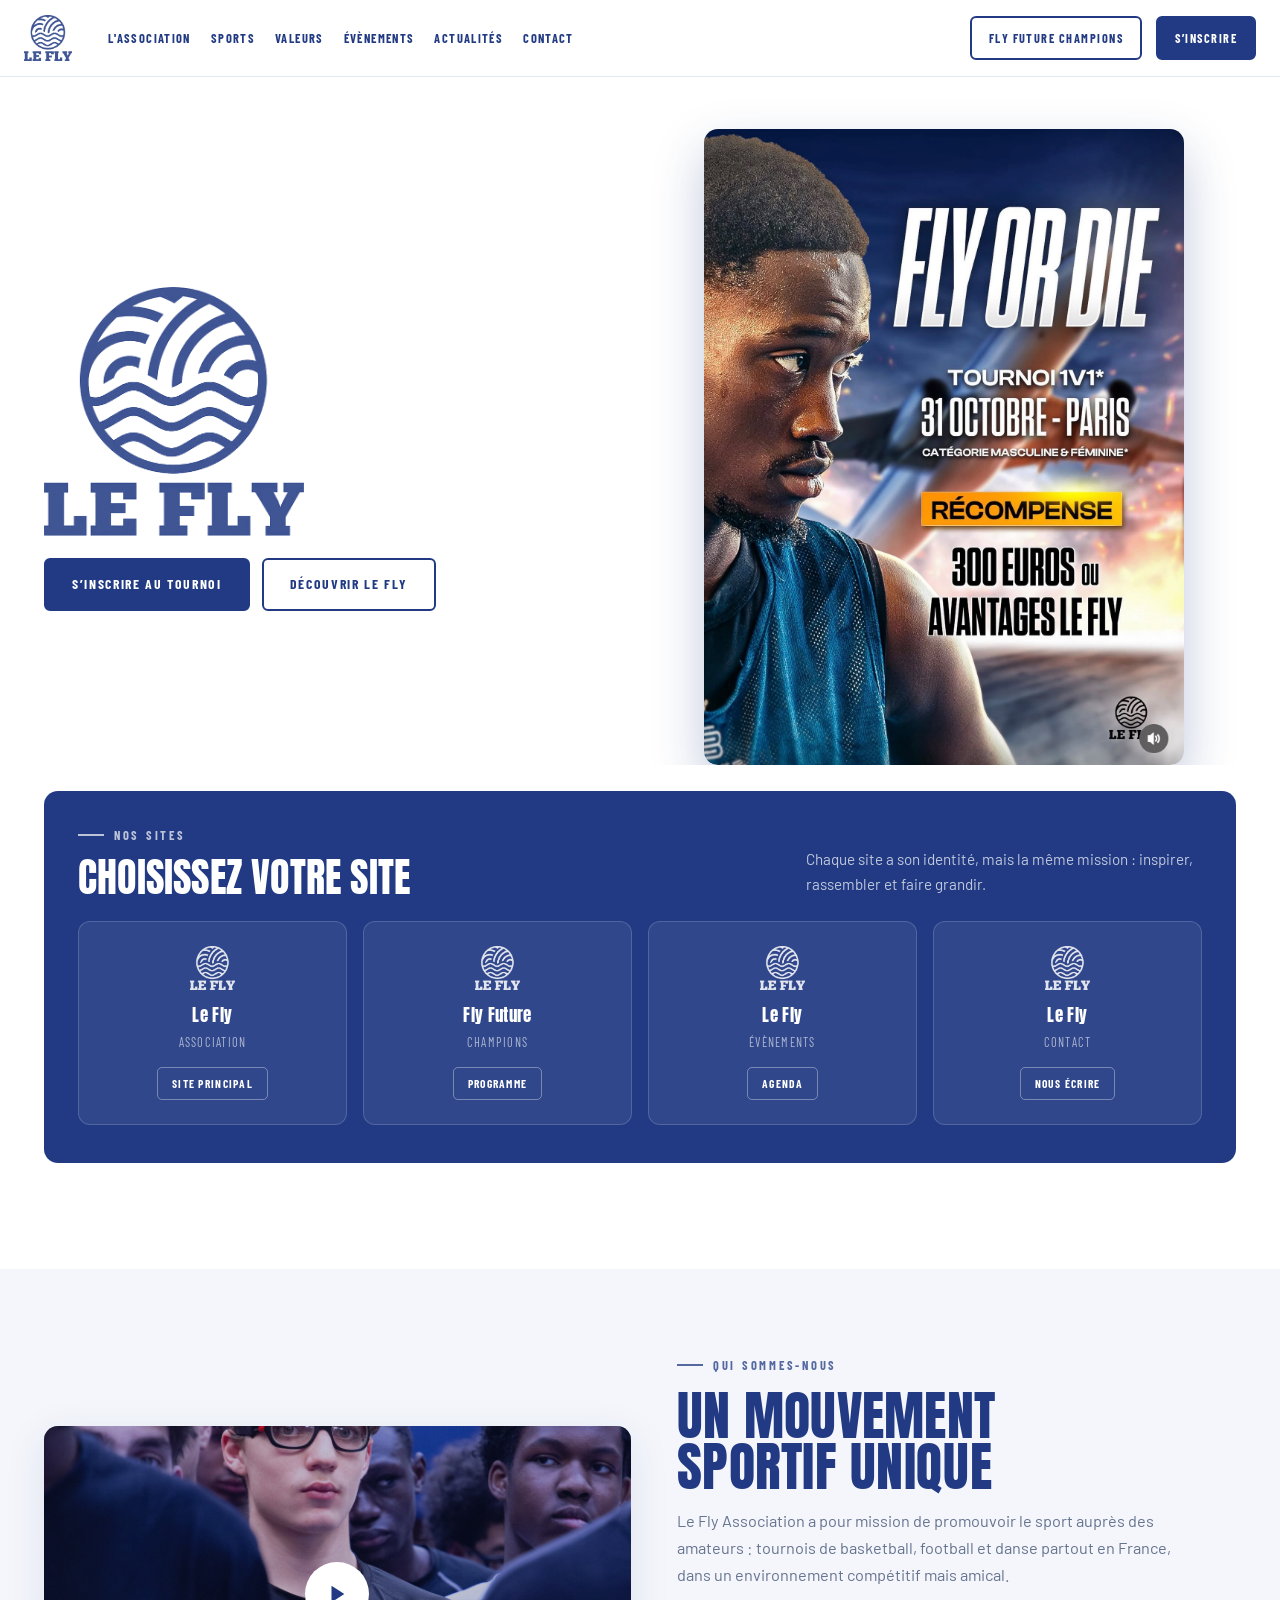
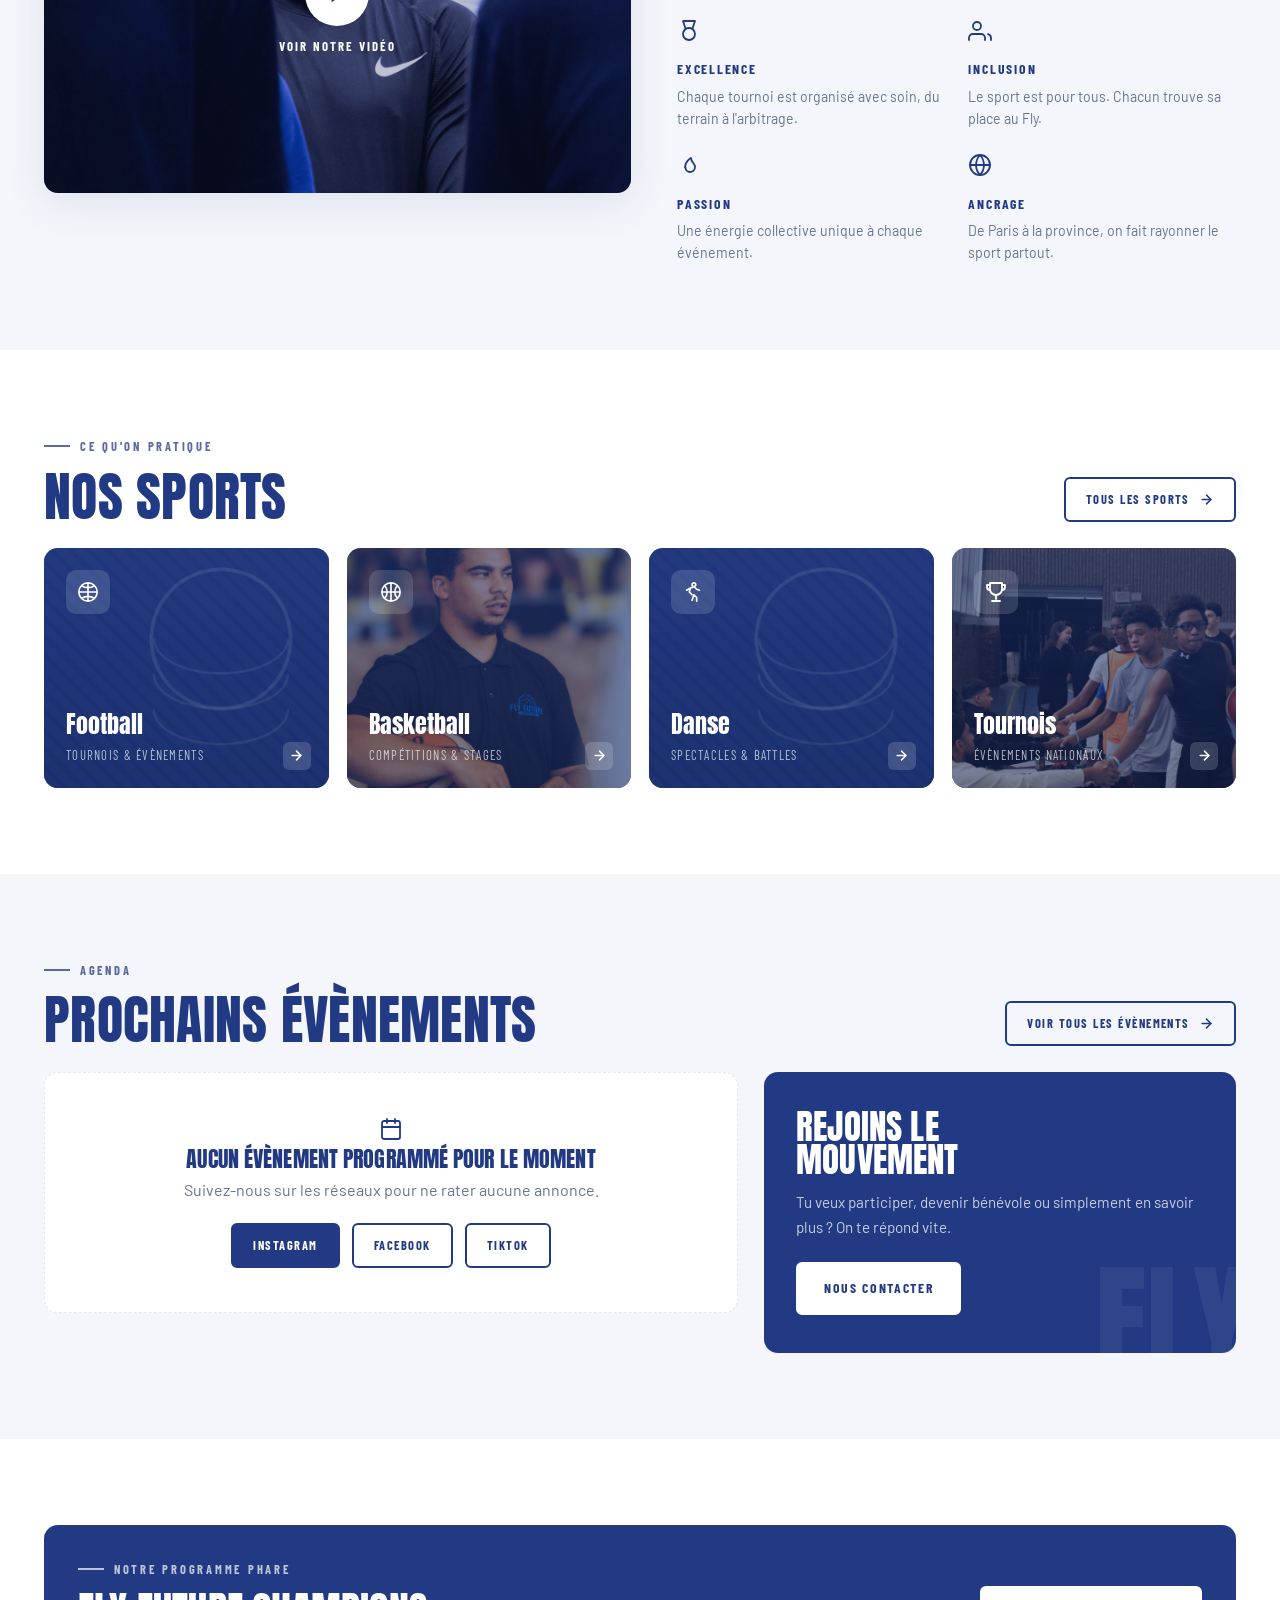
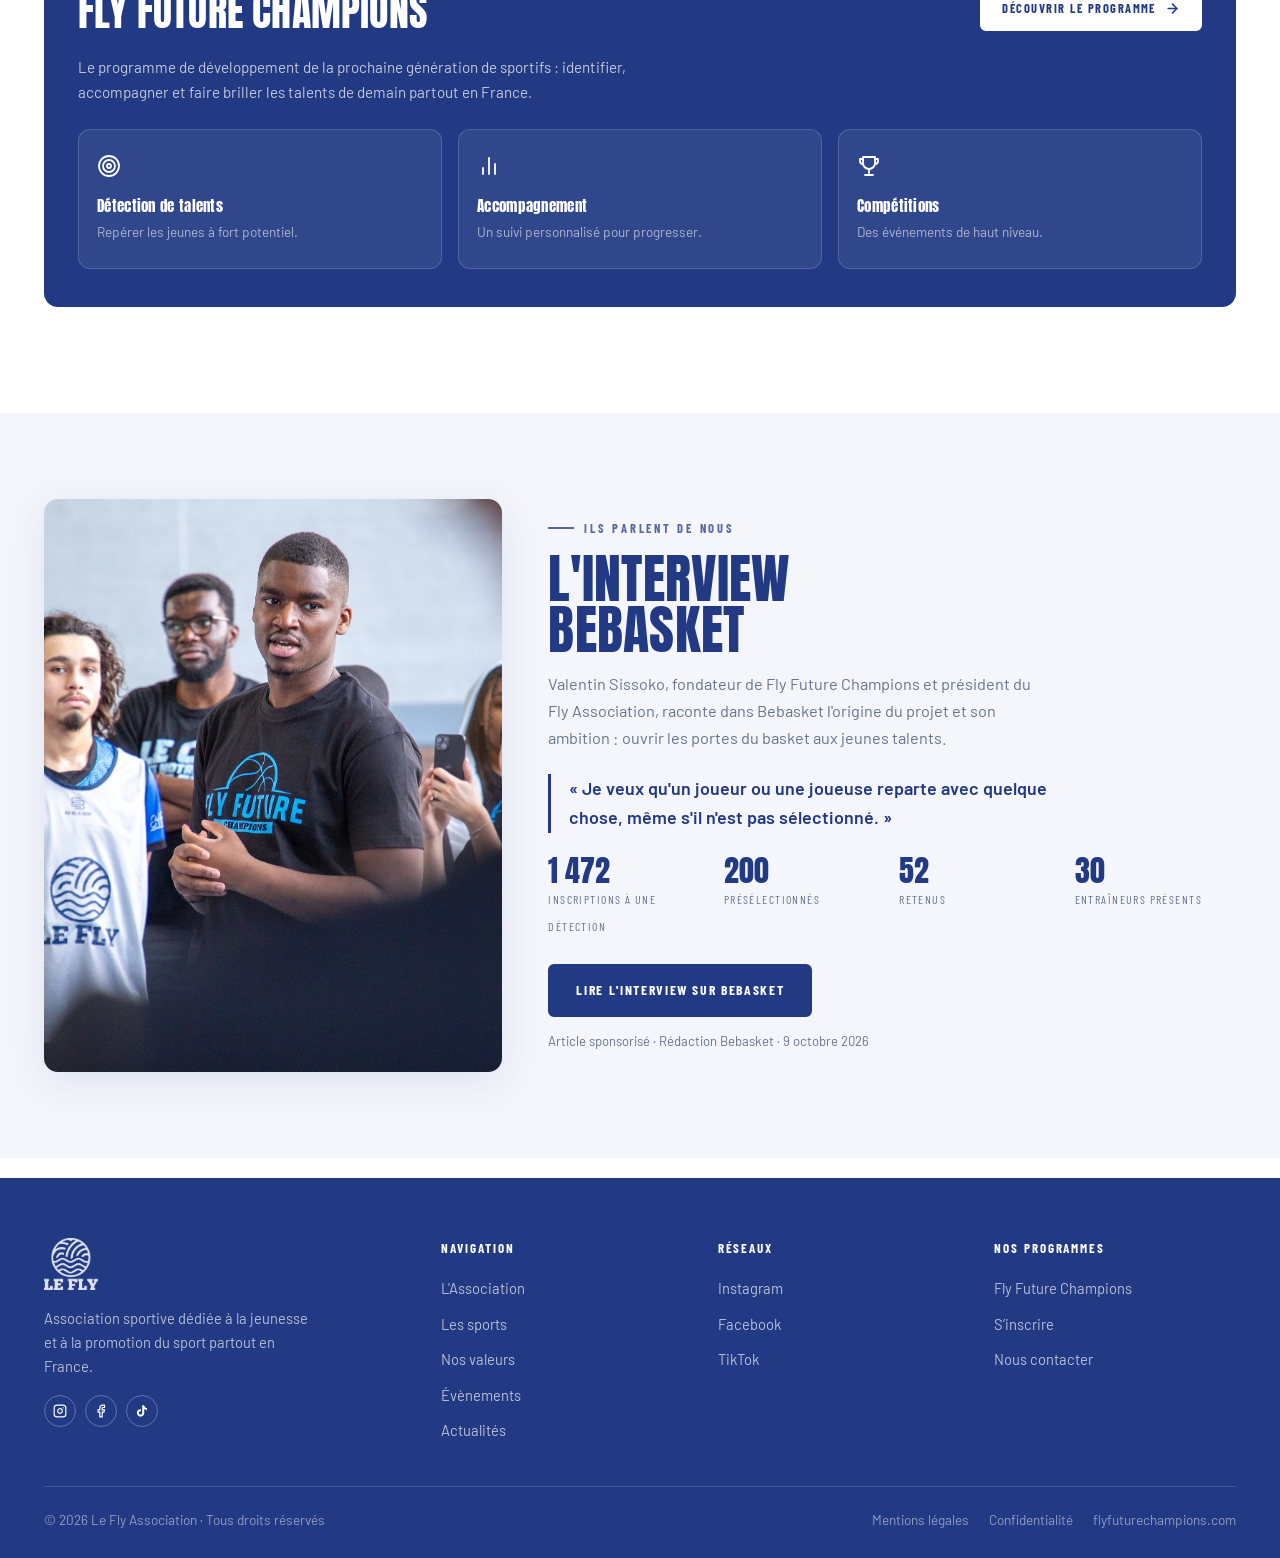
<file: index.html>
<!DOCTYPE html>
<html lang="fr">
<head>
<meta charset="UTF-8">
<meta name="viewport" content="width=device-width, initial-scale=1.0">
<title>Le Fly Association — Sport, Passion, Liberté</title>
<meta name="description" content="Le Fly Association organise des tournois de football, basketball et danse partout en France pour les jeunes sportifs.">
<link rel="icon" href="assets/img/logo-navy.png">
<link rel="preconnect" href="https://fonts.googleapis.com">
<link rel="preconnect" href="https://fonts.gstatic.com" crossorigin>
<link href="https://fonts.googleapis.com/css2?family=Anton&family=Barlow+Condensed:wght@400;600;700&family=Barlow:wght@300;400;500;600;700&display=swap" rel="stylesheet">
<link rel="stylesheet" href="assets/css/style.css">
</head>
<body>

<header class="site-header">
  <div class="header-in">
    <a href="index.html" class="brand" aria-label="Le Fly Association — accueil">
      <img src="assets/img/logo-navy.png" alt="Le Fly Association">
    </a>

    <nav class="main-nav" id="mainNav">
      <a href="association.html">L'Association</a>
      <a href="sports.html">Sports</a>
      <a href="association.html#valeurs">Valeurs</a>
      <a href="evenements.html">Évènements</a>
      <a href="actualites.html">Actualités</a>
      <a href="contact.html">Contact</a>
      <div class="nav-mobile-ctas">
        <a href="https://flyfuturechampions.com/" target="_blank" rel="noopener" class="btn btn-ghost btn-sm">Fly Future Champions</a>
        <a href="evenements.html#inscription" class="btn btn-navy btn-sm">S’inscrire</a>
      </div>
    </nav>

    <div class="header-right">
      <div class="socials">
        <a href="https://www.instagram.com/lefly_association/" target="_blank" rel="noopener" aria-label="Instagram"><svg width="14" height="14" viewBox="0 0 24 24" fill="none" stroke="currentColor" stroke-width="2" stroke-linecap="round"><rect x="2" y="2" width="20" height="20" rx="5"/><path d="M16 11.37A4 4 0 1 1 12.63 8 4 4 0 0 1 16 11.37z"/><line x1="17.5" y1="6.5" x2="17.51" y2="6.5"/></svg></a>
        <a href="https://www.facebook.com/leflyassociation/" target="_blank" rel="noopener" aria-label="Facebook"><svg width="14" height="14" viewBox="0 0 24 24" fill="none" stroke="currentColor" stroke-width="2" stroke-linecap="round"><path d="M18 2h-3a5 5 0 0 0-5 5v3H7v4h3v8h4v-8h3l1-4h-4V7a1 1 0 0 1 1-1h3z"/></svg></a>
        <a href="https://www.tiktok.com/@leflyassociation" target="_blank" rel="noopener" aria-label="TikTok"><svg width="14" height="14" viewBox="0 0 24 24" fill="currentColor"><path d="M19.59 6.69a4.83 4.83 0 0 1-3.77-4.25V2h-3.45v13.67a2.89 2.89 0 0 1-2.88 2.5 2.89 2.89 0 0 1-2.89-2.89 2.89 2.89 0 0 1 2.89-2.89c.28 0 .54.04.79.1V9.01a6.27 6.27 0 0 0-.79-.05A6.34 6.34 0 0 0 3.15 15.3a6.34 6.34 0 0 0 10.86 4.43 6.29 6.29 0 0 0 1.82-4.43V8.69a8.16 8.16 0 0 0 4.76 1.52V6.76a4.85 4.85 0 0 1-1-.07z"/></svg></a>
      </div>
      <a href="https://flyfuturechampions.com/" target="_blank" rel="noopener" class="btn btn-ghost btn-sm">Fly Future Champions</a>
      <a href="evenements.html#inscription" class="btn btn-navy btn-sm">S’inscrire</a>
    </div>

    <button class="burger" id="burger" aria-label="Menu" aria-expanded="false">
      <span></span><span></span><span></span>
    </button>
  </div>
</header>


<!-- ══ HERO ══ -->
<section class="hero">
  <div class="hero-in">
    <div class="reveal in">
      <h1 class="hero-logo"><img src="assets/img/logo-navy.png" alt="Le Fly Association — Sport, Passion, Liberté" width="566" height="543"></h1>
      <div class="hero-actions">
        <a href="evenements.html#inscription" class="btn btn-navy">S’inscrire au tournoi</a>
        <a href="association.html" class="btn btn-ghost">Découvrir Le Fly</a>
      </div>
    </div>
    <div class="hero-visual reveal in d1">
      <div class="hero-ring" aria-hidden="true"></div>
      <!-- Flyer du prochain évènement (remplace la vidéo du héro) -->
      <a class="hero-flyer" href="evenements.html#inscription" aria-label="FLY OR DIE 1v1 — 31 octobre 2026, Paris : voir l'évènement">
        <img src="assets/img/fly-or-die-2026.jpg" alt="Flyer FLY OR DIE, tournoi 1v1 le 31 octobre à Paris, 300 euros ou avantages Le Fly" width="1290" height="1708" fetchpriority="high">
      </a>
    </div>
  </div>
</section>

<!-- ══ NOS SITES ══ -->
<section style="padding-top:26px">
  <div class="wrap">
    <div class="band reveal">
      <div class="band-head">
        <div>
          <div class="eyebrow">Nos sites</div>
          <h2>Choisissez votre site</h2>
        </div>
        <p class="band-sub">Chaque site a son identité, mais la même mission : inspirer, rassembler et faire grandir.</p>
      </div>
      <div class="site-cards">
        <a class="site-card" href="index.html">
          <img class="sc-logo" src="assets/img/logo-white.png" alt="">
          <div class="sc-name">Le Fly</div>
          <div class="sc-role">Association</div>
          <span class="sc-tag">Site principal</span>
        </a>
        <a class="site-card" href="https://flyfuturechampions.com/" target="_blank" rel="noopener">
          <img class="sc-logo" src="assets/img/logo-white.png" alt="">
          <div class="sc-name">Fly Future</div>
          <div class="sc-role">Champions</div>
          <span class="sc-tag">Programme</span>
        </a>
        <a class="site-card" href="evenements.html">
          <img class="sc-logo" src="assets/img/logo-white.png" alt="">
          <div class="sc-name">Le Fly</div>
          <div class="sc-role">Évènements</div>
          <span class="sc-tag">Agenda</span>
        </a>
        <a class="site-card" href="contact.html">
          <img class="sc-logo" src="assets/img/logo-white.png" alt="">
          <div class="sc-name">Le Fly</div>
          <div class="sc-role">Contact</div>
          <span class="sc-tag">Nous écrire</span>
        </a>
        <!-- Ajouter ici la carte "Le Fly Shop" quand la boutique sera en ligne -->
      </div>
    </div>
  </div>
</section>

<!-- ══ MOUVEMENT + VIDÉO ══ -->
<section class="sec-ice">
  <div class="wrap">
    <div class="movement">
      <div class="video-box reveal" data-video="assets/video/fly-intro.mp4">
        <!-- Vidéo : assets/video/fly-intro.mp4 — cover : assets/img/video-cover.jpg -->
        <img src="assets/img/video-cover.jpg" alt="Vidéo de présentation Le Fly">
        <div class="video-play" role="button" tabindex="0" aria-label="Lire la vidéo de présentation">
          <div class="disc"><svg width="22" height="22" viewBox="0 0 24 24" fill="currentColor"><polygon points="6 3 20 12 6 21 6 3"/></svg></div>
          <span>Voir notre vidéo</span>
        </div>
      </div>
      <div class="reveal d1">
        <div class="eyebrow">Qui sommes-nous</div>
        <h2 class="sec-title">Un mouvement<br>sportif unique</h2>
        <p class="sec-lead">Le Fly Association a pour mission de promouvoir le sport auprès des amateurs : tournois de basketball, football et danse partout en France, dans un environnement compétitif mais amical.</p>
        <div class="values-mini">
          <div><div class="vm-icon"><svg width="24" height="24" viewBox="0 0 24 24" fill="none" stroke="currentColor" stroke-width="1.8" stroke-linecap="round" stroke-linejoin="round"><circle cx="12" cy="15" r="6"/><path d="M8.5 9.5 6 2h12l-2.5 7.5"/></svg></div><div class="vm-title">Excellence</div><p class="vm-desc">Chaque tournoi est organisé avec soin, du terrain à l'arbitrage.</p></div>
          <div><div class="vm-icon"><svg width="24" height="24" viewBox="0 0 24 24" fill="none" stroke="currentColor" stroke-width="1.8" stroke-linecap="round" stroke-linejoin="round"><path d="M17 21v-2a4 4 0 0 0-4-4H5a4 4 0 0 0-4 4v2"/><circle cx="9" cy="7" r="4"/><path d="M23 21v-2a4 4 0 0 0-3-3.87"/></svg></div><div class="vm-title">Inclusion</div><p class="vm-desc">Le sport est pour tous. Chacun trouve sa place au Fly.</p></div>
          <div><div class="vm-icon"><svg width="24" height="24" viewBox="0 0 24 24" fill="none" stroke="currentColor" stroke-width="1.8" stroke-linecap="round" stroke-linejoin="round"><path d="M8.5 14.5A4.5 4.5 0 0 0 13 19a5 5 0 0 0 5-5c0-4-4-4.5-4-9 0 0-6 3-6 9.5z"/></svg></div><div class="vm-title">Passion</div><p class="vm-desc">Une énergie collective unique à chaque événement.</p></div>
          <div><div class="vm-icon"><svg width="24" height="24" viewBox="0 0 24 24" fill="none" stroke="currentColor" stroke-width="1.8" stroke-linecap="round" stroke-linejoin="round"><circle cx="12" cy="12" r="10"/><line x1="2" y1="12" x2="22" y2="12"/><path d="M12 2a15.3 15.3 0 0 1 4 10 15.3 15.3 0 0 1-4 10 15.3 15.3 0 0 1-4-10A15.3 15.3 0 0 1 12 2z"/></svg></div><div class="vm-title">Ancrage</div><p class="vm-desc">De Paris à la province, on fait rayonner le sport partout.</p></div>
        </div>
      </div>
    </div>
  </div>
</section>

<!-- ══ NOS SPORTS ══ -->
<section>
  <div class="wrap">
    <div class="band-head reveal" style="margin-bottom:26px">
      <div>
        <div class="eyebrow">Ce qu'on pratique</div>
        <h2 class="sec-title" style="margin-bottom:0">Nos sports</h2>
      </div>
      <a href="sports.html" class="btn btn-ghost btn-sm">Tous les sports <svg width="15" height="15" viewBox="0 0 24 24" fill="none" stroke="currentColor" stroke-width="2.4" stroke-linecap="round" stroke-linejoin="round"><line x1="5" y1="12" x2="19" y2="12"/><polyline points="12 5 19 12 12 19"/></svg></a>
    </div>
    <div class="sports-grid">
      <a class="sport-card reveal" href="sport-football.html">
        <img src="assets/img/sport-football.jpg" alt="">
        <div class="sport-ico"><svg width="22" height="22" viewBox="0 0 24 24" fill="none" stroke="currentColor" stroke-width="1.8"><circle cx="12" cy="12" r="10"/><path d="M12 2v20M2 12h20M5 5c4 3 10 3 14 0M5 19c4-3 10-3 14 0"/></svg></div>
        <div class="sport-name">Football</div>
        <div class="sport-sub">Tournois &amp; évènements</div>
        <div class="sport-arrow"><svg width="15" height="15" viewBox="0 0 24 24" fill="none" stroke="currentColor" stroke-width="2.4" stroke-linecap="round" stroke-linejoin="round"><line x1="5" y1="12" x2="19" y2="12"/><polyline points="12 5 19 12 12 19"/></svg></div>
      </a>
      <a class="sport-card reveal d1" href="sport-basketball.html">
        <img src="assets/img/sport-basketball.jpg" alt="">
        <div class="sport-ico"><svg width="22" height="22" viewBox="0 0 24 24" fill="none" stroke="currentColor" stroke-width="1.8"><circle cx="12" cy="12" r="10"/><path d="M12 2v20M2 12h20M4.9 4.9c4 4 4 10.2 0 14.2M19.1 4.9c-4 4-4 10.2 0 14.2"/></svg></div>
        <div class="sport-name">Basketball</div>
        <div class="sport-sub">Compétitions &amp; stages</div>
        <div class="sport-arrow"><svg width="15" height="15" viewBox="0 0 24 24" fill="none" stroke="currentColor" stroke-width="2.4" stroke-linecap="round" stroke-linejoin="round"><line x1="5" y1="12" x2="19" y2="12"/><polyline points="12 5 19 12 12 19"/></svg></div>
      </a>
      <a class="sport-card reveal d2" href="sport-danse.html">
        <img src="assets/img/sport-danse.jpg" alt="">
        <div class="sport-ico"><svg width="22" height="22" viewBox="0 0 24 24" fill="none" stroke="currentColor" stroke-width="1.8" stroke-linecap="round" stroke-linejoin="round"><circle cx="13" cy="4" r="2"/><path d="M11 21l2-6 3 3v4M11 15 8 12l1-4 4-2 3 3 3 1"/><path d="M9 8 5 10"/></svg></div>
        <div class="sport-name">Danse</div>
        <div class="sport-sub">Spectacles &amp; battles</div>
        <div class="sport-arrow"><svg width="15" height="15" viewBox="0 0 24 24" fill="none" stroke="currentColor" stroke-width="2.4" stroke-linecap="round" stroke-linejoin="round"><line x1="5" y1="12" x2="19" y2="12"/><polyline points="12 5 19 12 12 19"/></svg></div>
      </a>
      <a class="sport-card reveal d3" href="evenements.html">
        <img src="assets/img/sport-tournois.jpg" alt="">
        <div class="sport-ico"><svg width="24" height="24" viewBox="0 0 24 24" fill="none" stroke="currentColor" stroke-width="1.8" stroke-linecap="round" stroke-linejoin="round"><path d="M6 3h12v6a6 6 0 0 1-12 0z"/><path d="M6 5H3v2a3 3 0 0 0 3 3M18 5h3v2a3 3 0 0 1-3 3"/><line x1="12" y1="15" x2="12" y2="19"/><line x1="8" y1="21" x2="16" y2="21"/></svg></div>
        <div class="sport-name">Tournois</div>
        <div class="sport-sub">Évènements nationaux</div>
        <div class="sport-arrow"><svg width="15" height="15" viewBox="0 0 24 24" fill="none" stroke="currentColor" stroke-width="2.4" stroke-linecap="round" stroke-linejoin="round"><line x1="5" y1="12" x2="19" y2="12"/><polyline points="12 5 19 12 12 19"/></svg></div>
      </a>
    </div>
  </div>
</section>

<!-- ══ PROCHAINS ÉVÈNEMENTS ══ -->
<section class="sec-ice">
  <div class="wrap">
    <div class="band-head reveal" style="margin-bottom:26px">
      <div>
        <div class="eyebrow">Agenda</div>
        <h2 class="sec-title" style="margin-bottom:0">Prochains évènements</h2>
      </div>
      <a href="evenements.html" class="btn btn-ghost btn-sm">Voir tous les évènements <svg width="15" height="15" viewBox="0 0 24 24" fill="none" stroke="currentColor" stroke-width="2.4" stroke-linecap="round" stroke-linejoin="round"><line x1="5" y1="12" x2="19" y2="12"/><polyline points="12 5 19 12 12 19"/></svg></a>
    </div>
    <div class="events-layout">
      <div class="reveal" data-events="home">
        <!-- MODÈLE DE LIGNE ÉVÈNEMENT — dupliquer et remplir dès qu'une date est confirmée :
        <a class="event-row" href="evenements.html">
          <div class="event-date"><div class="event-day">24</div><div class="event-month">Mai</div></div>
          <div class="event-body">
            <div class="event-name">Nom du tournoi</div>
            <div class="event-meta"><span><svg width="17" height="17" viewBox="0 0 24 24" fill="none" stroke="currentColor" stroke-width="2" stroke-linecap="round" stroke-linejoin="round"><path d="M21 10c0 7-9 13-9 13s-9-6-9-13a9 9 0 0 1 18 0z"/><circle cx="12" cy="10" r="3"/></svg> Ville</span><span><svg width="17" height="17" viewBox="0 0 24 24" fill="none" stroke="currentColor" stroke-width="2" stroke-linecap="round"><circle cx="12" cy="12" r="10"/><polyline points="12 6 12 12 16 14"/></svg> 09:00</span></div>
          </div>
          <div class="event-go"><svg width="15" height="15" viewBox="0 0 24 24" fill="none" stroke="currentColor" stroke-width="2.4" stroke-linecap="round" stroke-linejoin="round"><line x1="5" y1="12" x2="19" y2="12"/><polyline points="12 5 19 12 12 19"/></svg></div>
        </a>
        -->
        <div class="event-empty">
          <div class="vm-icon" style="display:flex;justify-content:center"><svg width="24" height="24" viewBox="0 0 24 24" fill="none" stroke="currentColor" stroke-width="1.8" stroke-linecap="round" stroke-linejoin="round"><rect x="3" y="4" width="18" height="18" rx="2"/><line x1="16" y1="2" x2="16" y2="6"/><line x1="8" y1="2" x2="8" y2="6"/><line x1="3" y1="10" x2="21" y2="10"/></svg></div>
          <h3>Aucun évènement programmé pour le moment</h3>
          <p>Suivez-nous sur les réseaux pour ne rater aucune annonce.</p>
          <div class="hero-actions" style="justify-content:center">
            <a href="https://www.instagram.com/lefly_association/" target="_blank" rel="noopener" class="btn btn-navy btn-sm">Instagram</a>
            <a href="https://www.facebook.com/leflyassociation/" target="_blank" rel="noopener" class="btn btn-ghost btn-sm">Facebook</a>
            <a href="https://www.tiktok.com/@leflyassociation" target="_blank" rel="noopener" class="btn btn-ghost btn-sm">TikTok</a>
          </div>
        </div>
      </div>
      <div class="join-panel reveal d1">
        <div class="join-watermark" aria-hidden="true">FLY</div>
        <h3>Rejoins le<br>mouvement</h3>
        <p>Tu veux participer, devenir bénévole ou simplement en savoir plus ? On te répond vite.</p>
        <a href="contact.html" class="btn btn-white">Nous contacter</a>
      </div>
    </div>
  </div>
</section>

<!-- ══ FLY FUTURE CHAMPIONS ══ -->
<section>
  <div class="wrap">
    <div class="band reveal">
      <div class="band-head">
        <div>
          <div class="eyebrow">Notre programme phare</div>
          <h2>Fly Future Champions</h2>
        </div>
        <a href="https://flyfuturechampions.com/" target="_blank" rel="noopener" class="btn btn-white btn-sm">Découvrir le programme <svg width="15" height="15" viewBox="0 0 24 24" fill="none" stroke="currentColor" stroke-width="2.4" stroke-linecap="round" stroke-linejoin="round"><line x1="5" y1="12" x2="19" y2="12"/><polyline points="12 5 19 12 12 19"/></svg></a>
      </div>
      <p class="band-sub" style="max-width:64ch;margin-bottom:24px">Le programme de développement de la prochaine génération de sportifs : identifier, accompagner et faire briller les talents de demain partout en France.</p>
      <div class="site-cards">
        <div class="site-card" style="text-align:left">
          <div class="vm-icon" style="color:#fff"><svg width="24" height="24" viewBox="0 0 24 24" fill="none" stroke="currentColor" stroke-width="1.8"><circle cx="12" cy="12" r="10"/><circle cx="12" cy="12" r="6"/><circle cx="12" cy="12" r="2"/></svg></div>
          <div class="sc-name" style="font-size:.95rem">Détection de talents</div>
          <div class="sc-role" style="letter-spacing:0;text-transform:none;font-size:.85rem;font-family:Barlow,sans-serif">Repérer les jeunes à fort potentiel.</div>
        </div>
        <div class="site-card" style="text-align:left">
          <div class="vm-icon" style="color:#fff"><svg width="24" height="24" viewBox="0 0 24 24" fill="none" stroke="currentColor" stroke-width="1.8" stroke-linecap="round" stroke-linejoin="round"><line x1="18" y1="20" x2="18" y2="10"/><line x1="12" y1="20" x2="12" y2="4"/><line x1="6" y1="20" x2="6" y2="14"/></svg></div>
          <div class="sc-name" style="font-size:.95rem">Accompagnement</div>
          <div class="sc-role" style="letter-spacing:0;text-transform:none;font-size:.85rem;font-family:Barlow,sans-serif">Un suivi personnalisé pour progresser.</div>
        </div>
        <div class="site-card" style="text-align:left">
          <div class="vm-icon" style="color:#fff"><svg width="24" height="24" viewBox="0 0 24 24" fill="none" stroke="currentColor" stroke-width="1.8" stroke-linecap="round" stroke-linejoin="round"><path d="M6 3h12v6a6 6 0 0 1-12 0z"/><path d="M6 5H3v2a3 3 0 0 0 3 3M18 5h3v2a3 3 0 0 1-3 3"/><line x1="12" y1="15" x2="12" y2="19"/><line x1="8" y1="21" x2="16" y2="21"/></svg></div>
          <div class="sc-name" style="font-size:.95rem">Compétitions</div>
          <div class="sc-role" style="letter-spacing:0;text-transform:none;font-size:.85rem;font-family:Barlow,sans-serif">Des événements de haut niveau.</div>
        </div>
      </div>
    </div>
  </div>
</section>

<!-- ══ PRESSE : INTERVIEW BEBASKET ══ -->
<section class="sec-ice press">
  <div class="wrap">
    <div class="press-grid">
      <div class="press-photo reveal">
        <img src="assets/img/valentin-groupe.jpg" alt="Valentin Sissoko, fondateur de Fly Future Champions" loading="lazy">
      </div>
      <div class="reveal d1">
        <div class="eyebrow">Ils parlent de nous</div>
        <h2 class="sec-title">L'interview<br>Bebasket</h2>
        <p class="sec-lead">Valentin Sissoko, fondateur de Fly Future Champions et président du Fly Association, raconte dans Bebasket l'origine du projet et son ambition : ouvrir les portes du basket aux jeunes talents.</p>
        <blockquote class="press-quote">« Je veux qu'un joueur ou une joueuse reparte avec quelque chose, même s'il n'est pas sélectionné. »</blockquote>
        <div class="press-stats">
          <div><strong>1&nbsp;472</strong><span>inscriptions à une détection</span></div>
          <div><strong>200</strong><span>présélectionnés</span></div>
          <div><strong>52</strong><span>retenus</span></div>
          <div><strong>30</strong><span>entraîneurs présents</span></div>
        </div>
        <a href="https://www.bebasket.fr/fly-future-champions-1-472-inscriptions-a-une-detection-un-projet-qui-veut-ouvrir-les-portes-du-basket-aux-jeunes-talents" class="btn btn-navy" target="_blank" rel="noopener">Lire l'interview sur Bebasket</a>
        <p class="press-meta">Article sponsorisé · Rédaction Bebasket · 9 octobre 2026</p>
      </div>
    </div>
  </div>
</section>



<footer class="site-footer">
  <div class="wrap">
    <div class="footer-top">
      <div class="footer-brand">
        <img src="assets/img/logo-white.png" alt="Le Fly Association">
        <p>Association sportive dédiée à la jeunesse et à la promotion du sport partout en France.</p>
        <div class="footer-socials">
          <a href="https://www.instagram.com/lefly_association/" target="_blank" rel="noopener" aria-label="Instagram"><svg width="14" height="14" viewBox="0 0 24 24" fill="none" stroke="currentColor" stroke-width="2" stroke-linecap="round"><rect x="2" y="2" width="20" height="20" rx="5"/><path d="M16 11.37A4 4 0 1 1 12.63 8 4 4 0 0 1 16 11.37z"/><line x1="17.5" y1="6.5" x2="17.51" y2="6.5"/></svg></a>
          <a href="https://www.facebook.com/leflyassociation/" target="_blank" rel="noopener" aria-label="Facebook"><svg width="14" height="14" viewBox="0 0 24 24" fill="none" stroke="currentColor" stroke-width="2" stroke-linecap="round"><path d="M18 2h-3a5 5 0 0 0-5 5v3H7v4h3v8h4v-8h3l1-4h-4V7a1 1 0 0 1 1-1h3z"/></svg></a>
          <a href="https://www.tiktok.com/@leflyassociation" target="_blank" rel="noopener" aria-label="TikTok"><svg width="14" height="14" viewBox="0 0 24 24" fill="currentColor"><path d="M19.59 6.69a4.83 4.83 0 0 1-3.77-4.25V2h-3.45v13.67a2.89 2.89 0 0 1-2.88 2.5 2.89 2.89 0 0 1-2.89-2.89 2.89 2.89 0 0 1 2.89-2.89c.28 0 .54.04.79.1V9.01a6.27 6.27 0 0 0-.79-.05A6.34 6.34 0 0 0 3.15 15.3a6.34 6.34 0 0 0 10.86 4.43 6.29 6.29 0 0 0 1.82-4.43V8.69a8.16 8.16 0 0 0 4.76 1.52V6.76a4.85 4.85 0 0 1-1-.07z"/></svg></a>
        </div>
      </div>
      <div class="footer-col">
        <h4>Navigation</h4>
        <ul>
          <li><a href="association.html">L'Association</a></li>
          <li><a href="sports.html">Les sports</a></li>
          <li><a href="association.html#valeurs">Nos valeurs</a></li>
          <li><a href="evenements.html">Évènements</a></li>
          <li><a href="actualites.html">Actualités</a></li>
        </ul>
      </div>
      <div class="footer-col">
        <h4>Réseaux</h4>
        <ul>
          <li><a href="https://www.instagram.com/lefly_association/" target="_blank" rel="noopener">Instagram</a></li>
          <li><a href="https://www.facebook.com/leflyassociation/" target="_blank" rel="noopener">Facebook</a></li>
          <li><a href="https://www.tiktok.com/@leflyassociation" target="_blank" rel="noopener">TikTok</a></li>
        </ul>
      </div>
      <div class="footer-col">
        <h4>Nos programmes</h4>
        <ul>
          <li><a href="https://flyfuturechampions.com/" target="_blank" rel="noopener">Fly Future Champions</a></li>
          <li><a href="evenements.html#inscription">S’inscrire</a></li>
          <li><a href="contact.html">Nous contacter</a></li>
        </ul>
      </div>
    </div>
    <div class="footer-bottom">
      <p>© 2026 Le Fly Association · Tous droits réservés</p>
      <div class="footer-links">
        <a href="contact.html">Mentions légales</a>
        <a href="contact.html">Confidentialité</a>
        <a href="https://flyfuturechampions.com/" target="_blank" rel="noopener">flyfuturechampions.com</a>
      </div>
    </div>
  </div>
</footer>

<script src="assets/js/main.js"></script>
<script src="assets/js/events.js" defer></script>
</body>
</html>
</file>
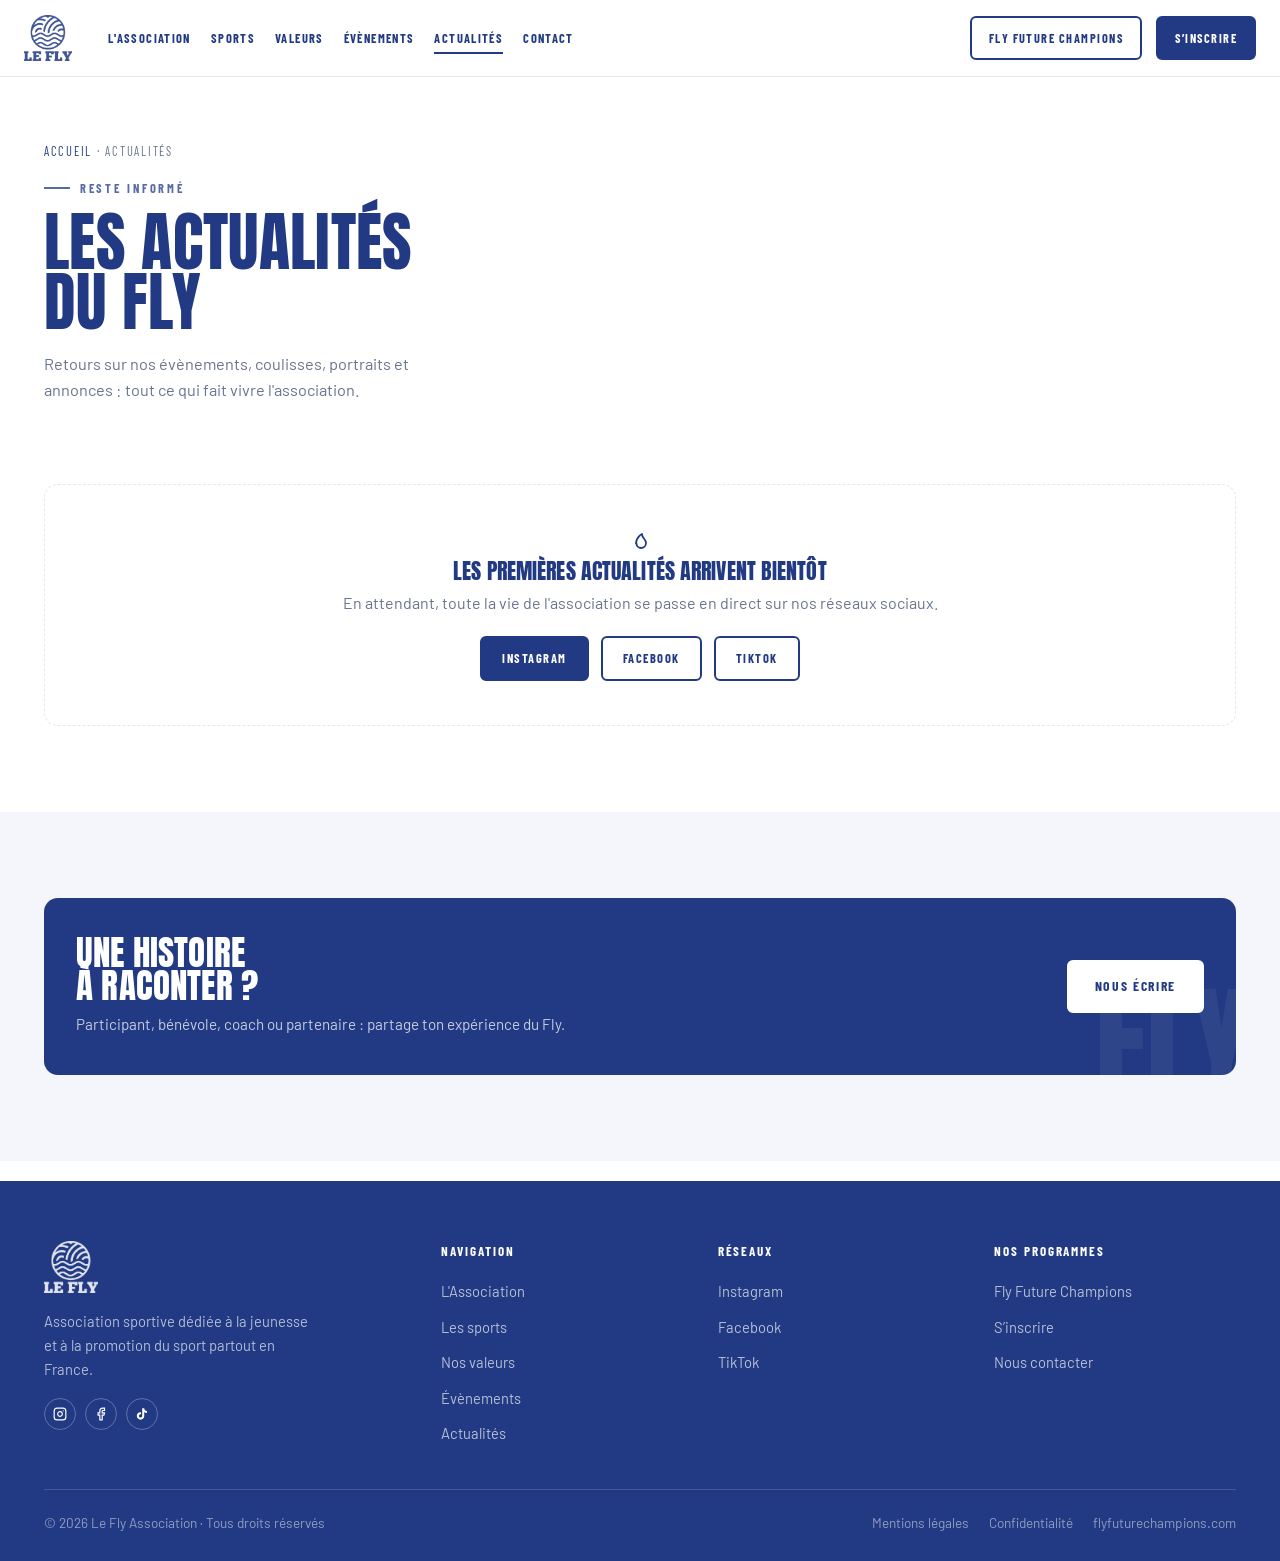
<file: actualites.html>
<!DOCTYPE html>
<html lang="fr">
<head>
<meta charset="UTF-8">
<meta name="viewport" content="width=device-width, initial-scale=1.0">
<title>Actualités — Le Fly Association</title>
<meta name="description" content="Les actualités, coulisses et retours d'évènements du Fly Association.">
<link rel="icon" href="assets/img/logo-navy.png">
<link rel="preconnect" href="https://fonts.googleapis.com">
<link rel="preconnect" href="https://fonts.gstatic.com" crossorigin>
<link href="https://fonts.googleapis.com/css2?family=Anton&family=Barlow+Condensed:wght@400;600;700&family=Barlow:wght@300;400;500;600;700&display=swap" rel="stylesheet">
<link rel="stylesheet" href="assets/css/style.css">
</head>
<body>

<header class="site-header">
  <div class="header-in">
    <a href="index.html" class="brand" aria-label="Le Fly Association — accueil">
      <img src="assets/img/logo-navy.png" alt="Le Fly Association">
    </a>

    <nav class="main-nav" id="mainNav">
      <a href="association.html">L'Association</a>
      <a href="sports.html">Sports</a>
      <a href="association.html#valeurs">Valeurs</a>
      <a href="evenements.html">Évènements</a>
      <a href="actualites.html" class="active">Actualités</a>
      <a href="contact.html">Contact</a>
      <div class="nav-mobile-ctas">
        <a href="https://flyfuturechampions.com/" target="_blank" rel="noopener" class="btn btn-ghost btn-sm">Fly Future Champions</a>
        <a href="evenements.html#inscription" class="btn btn-navy btn-sm">S’inscrire</a>
      </div>
    </nav>

    <div class="header-right">
      <div class="socials">
        <a href="https://www.instagram.com/lefly_association/" target="_blank" rel="noopener" aria-label="Instagram"><svg width="14" height="14" viewBox="0 0 24 24" fill="none" stroke="currentColor" stroke-width="2" stroke-linecap="round"><rect x="2" y="2" width="20" height="20" rx="5"/><path d="M16 11.37A4 4 0 1 1 12.63 8 4 4 0 0 1 16 11.37z"/><line x1="17.5" y1="6.5" x2="17.51" y2="6.5"/></svg></a>
        <a href="https://www.facebook.com/leflyassociation/" target="_blank" rel="noopener" aria-label="Facebook"><svg width="14" height="14" viewBox="0 0 24 24" fill="none" stroke="currentColor" stroke-width="2" stroke-linecap="round"><path d="M18 2h-3a5 5 0 0 0-5 5v3H7v4h3v8h4v-8h3l1-4h-4V7a1 1 0 0 1 1-1h3z"/></svg></a>
        <a href="https://www.tiktok.com/@leflyassociation" target="_blank" rel="noopener" aria-label="TikTok"><svg width="14" height="14" viewBox="0 0 24 24" fill="currentColor"><path d="M19.59 6.69a4.83 4.83 0 0 1-3.77-4.25V2h-3.45v13.67a2.89 2.89 0 0 1-2.88 2.5 2.89 2.89 0 0 1-2.89-2.89 2.89 2.89 0 0 1 2.89-2.89c.28 0 .54.04.79.1V9.01a6.27 6.27 0 0 0-.79-.05A6.34 6.34 0 0 0 3.15 15.3a6.34 6.34 0 0 0 10.86 4.43 6.29 6.29 0 0 0 1.82-4.43V8.69a8.16 8.16 0 0 0 4.76 1.52V6.76a4.85 4.85 0 0 1-1-.07z"/></svg></a>
      </div>
      <a href="https://flyfuturechampions.com/" target="_blank" rel="noopener" class="btn btn-ghost btn-sm">Fly Future Champions</a>
      <a href="evenements.html#inscription" class="btn btn-navy btn-sm">S’inscrire</a>
    </div>

    <button class="burger" id="burger" aria-label="Menu" aria-expanded="false">
      <span></span><span></span><span></span>
    </button>
  </div>
</header>


<section class="page-hero">
  <div class="wrap">
    <div class="reveal in" style="max-width:64ch">
      <div class="crumb"><a href="index.html">Accueil</a> · Actualités</div>
      <div class="eyebrow">Reste informé</div>
      <h1 class="sec-title">Les actualités<br>du Fly</h1>
      <p class="sec-lead">Retours sur nos évènements, coulisses, portraits et annonces : tout ce qui fait vivre l'association.</p>
    </div>
  </div>
</section>

<section style="padding-top:10px">
  <div class="wrap">
    <!-- ARTICLE À LA UNE — décommenter et remplir dès le premier article :
    <div class="news-featured">
      <div>
        <div class="news-date">Date de publication</div>
        <h2 class="sec-title">Titre de l'article</h2>
        <p class="sec-lead">Chapeau de l'article.</p>
        <a href="#" class="btn btn-navy" style="margin-top:18px">Lire l'article</a>
      </div>
      <img src="assets/img/news-featured.jpg" alt="">
    </div>
    -->
    <div class="event-empty reveal">
      <div class="vm-icon" style="display:flex;justify-content:center"><svg width="24" height="24" viewBox="0 0 24 24" fill="none" stroke="currentColor" stroke-width="1.8" stroke-linecap="round" stroke-linejoin="round"><path d="M8.5 14.5A4.5 4.5 0 0 0 13 19a5 5 0 0 0 5-5c0-4-4-4.5-4-9 0 0-6 3-6 9.5z"/></svg></div>
      <h3>Les premières actualités arrivent bientôt</h3>
      <p>En attendant, toute la vie de l'association se passe en direct sur nos réseaux sociaux.</p>
      <div class="hero-actions" style="justify-content:center">
        <a href="https://www.instagram.com/lefly_association/" target="_blank" rel="noopener" class="btn btn-navy btn-sm">Instagram</a>
        <a href="https://www.facebook.com/leflyassociation/" target="_blank" rel="noopener" class="btn btn-ghost btn-sm">Facebook</a>
        <a href="https://www.tiktok.com/@leflyassociation" target="_blank" rel="noopener" class="btn btn-ghost btn-sm">TikTok</a>
      </div>
    </div>

    <!-- GRILLE D'ARTICLES — dupliquer cette carte pour chaque actualité :
    <div class="news-grid" style="margin-top:34px">
      <a class="news-card" href="#">
        <img src="assets/img/news-1.jpg" alt="">
        <div class="news-body">
          <div class="news-date">Date</div>
          <h3>Titre</h3>
          <p>Résumé court.</p>
          <span class="news-link">Lire la suite</span>
        </div>
      </a>
    </div>
    -->
  </div>
</section>

<section class="sec-ice">
  <div class="wrap">
    <div class="join-panel join-split reveal">
      <div>
        <div class="join-watermark" aria-hidden="true">FLY</div>
        <h3 style="margin-bottom:10px">Une histoire<br>à raconter ?</h3>
        <p style="margin-bottom:0">Participant, bénévole, coach ou partenaire : partage ton expérience du Fly.</p>
      </div>
      <a href="contact.html" class="btn btn-white">Nous écrire</a>
    </div>
  </div>
</section>


<footer class="site-footer">
  <div class="wrap">
    <div class="footer-top">
      <div class="footer-brand">
        <img src="assets/img/logo-white.png" alt="Le Fly Association">
        <p>Association sportive dédiée à la jeunesse et à la promotion du sport partout en France.</p>
        <div class="footer-socials">
          <a href="https://www.instagram.com/lefly_association/" target="_blank" rel="noopener" aria-label="Instagram"><svg width="14" height="14" viewBox="0 0 24 24" fill="none" stroke="currentColor" stroke-width="2" stroke-linecap="round"><rect x="2" y="2" width="20" height="20" rx="5"/><path d="M16 11.37A4 4 0 1 1 12.63 8 4 4 0 0 1 16 11.37z"/><line x1="17.5" y1="6.5" x2="17.51" y2="6.5"/></svg></a>
          <a href="https://www.facebook.com/leflyassociation/" target="_blank" rel="noopener" aria-label="Facebook"><svg width="14" height="14" viewBox="0 0 24 24" fill="none" stroke="currentColor" stroke-width="2" stroke-linecap="round"><path d="M18 2h-3a5 5 0 0 0-5 5v3H7v4h3v8h4v-8h3l1-4h-4V7a1 1 0 0 1 1-1h3z"/></svg></a>
          <a href="https://www.tiktok.com/@leflyassociation" target="_blank" rel="noopener" aria-label="TikTok"><svg width="14" height="14" viewBox="0 0 24 24" fill="currentColor"><path d="M19.59 6.69a4.83 4.83 0 0 1-3.77-4.25V2h-3.45v13.67a2.89 2.89 0 0 1-2.88 2.5 2.89 2.89 0 0 1-2.89-2.89 2.89 2.89 0 0 1 2.89-2.89c.28 0 .54.04.79.1V9.01a6.27 6.27 0 0 0-.79-.05A6.34 6.34 0 0 0 3.15 15.3a6.34 6.34 0 0 0 10.86 4.43 6.29 6.29 0 0 0 1.82-4.43V8.69a8.16 8.16 0 0 0 4.76 1.52V6.76a4.85 4.85 0 0 1-1-.07z"/></svg></a>
        </div>
      </div>
      <div class="footer-col">
        <h4>Navigation</h4>
        <ul>
          <li><a href="association.html">L'Association</a></li>
          <li><a href="sports.html">Les sports</a></li>
          <li><a href="association.html#valeurs">Nos valeurs</a></li>
          <li><a href="evenements.html">Évènements</a></li>
          <li><a href="actualites.html">Actualités</a></li>
        </ul>
      </div>
      <div class="footer-col">
        <h4>Réseaux</h4>
        <ul>
          <li><a href="https://www.instagram.com/lefly_association/" target="_blank" rel="noopener">Instagram</a></li>
          <li><a href="https://www.facebook.com/leflyassociation/" target="_blank" rel="noopener">Facebook</a></li>
          <li><a href="https://www.tiktok.com/@leflyassociation" target="_blank" rel="noopener">TikTok</a></li>
        </ul>
      </div>
      <div class="footer-col">
        <h4>Nos programmes</h4>
        <ul>
          <li><a href="https://flyfuturechampions.com/" target="_blank" rel="noopener">Fly Future Champions</a></li>
          <li><a href="evenements.html#inscription">S’inscrire</a></li>
          <li><a href="contact.html">Nous contacter</a></li>
        </ul>
      </div>
    </div>
    <div class="footer-bottom">
      <p>© 2026 Le Fly Association · Tous droits réservés</p>
      <div class="footer-links">
        <a href="contact.html">Mentions légales</a>
        <a href="contact.html">Confidentialité</a>
        <a href="https://flyfuturechampions.com/" target="_blank" rel="noopener">flyfuturechampions.com</a>
      </div>
    </div>
  </div>
</footer>

<script src="assets/js/main.js"></script>
</body>
</html>
</file>
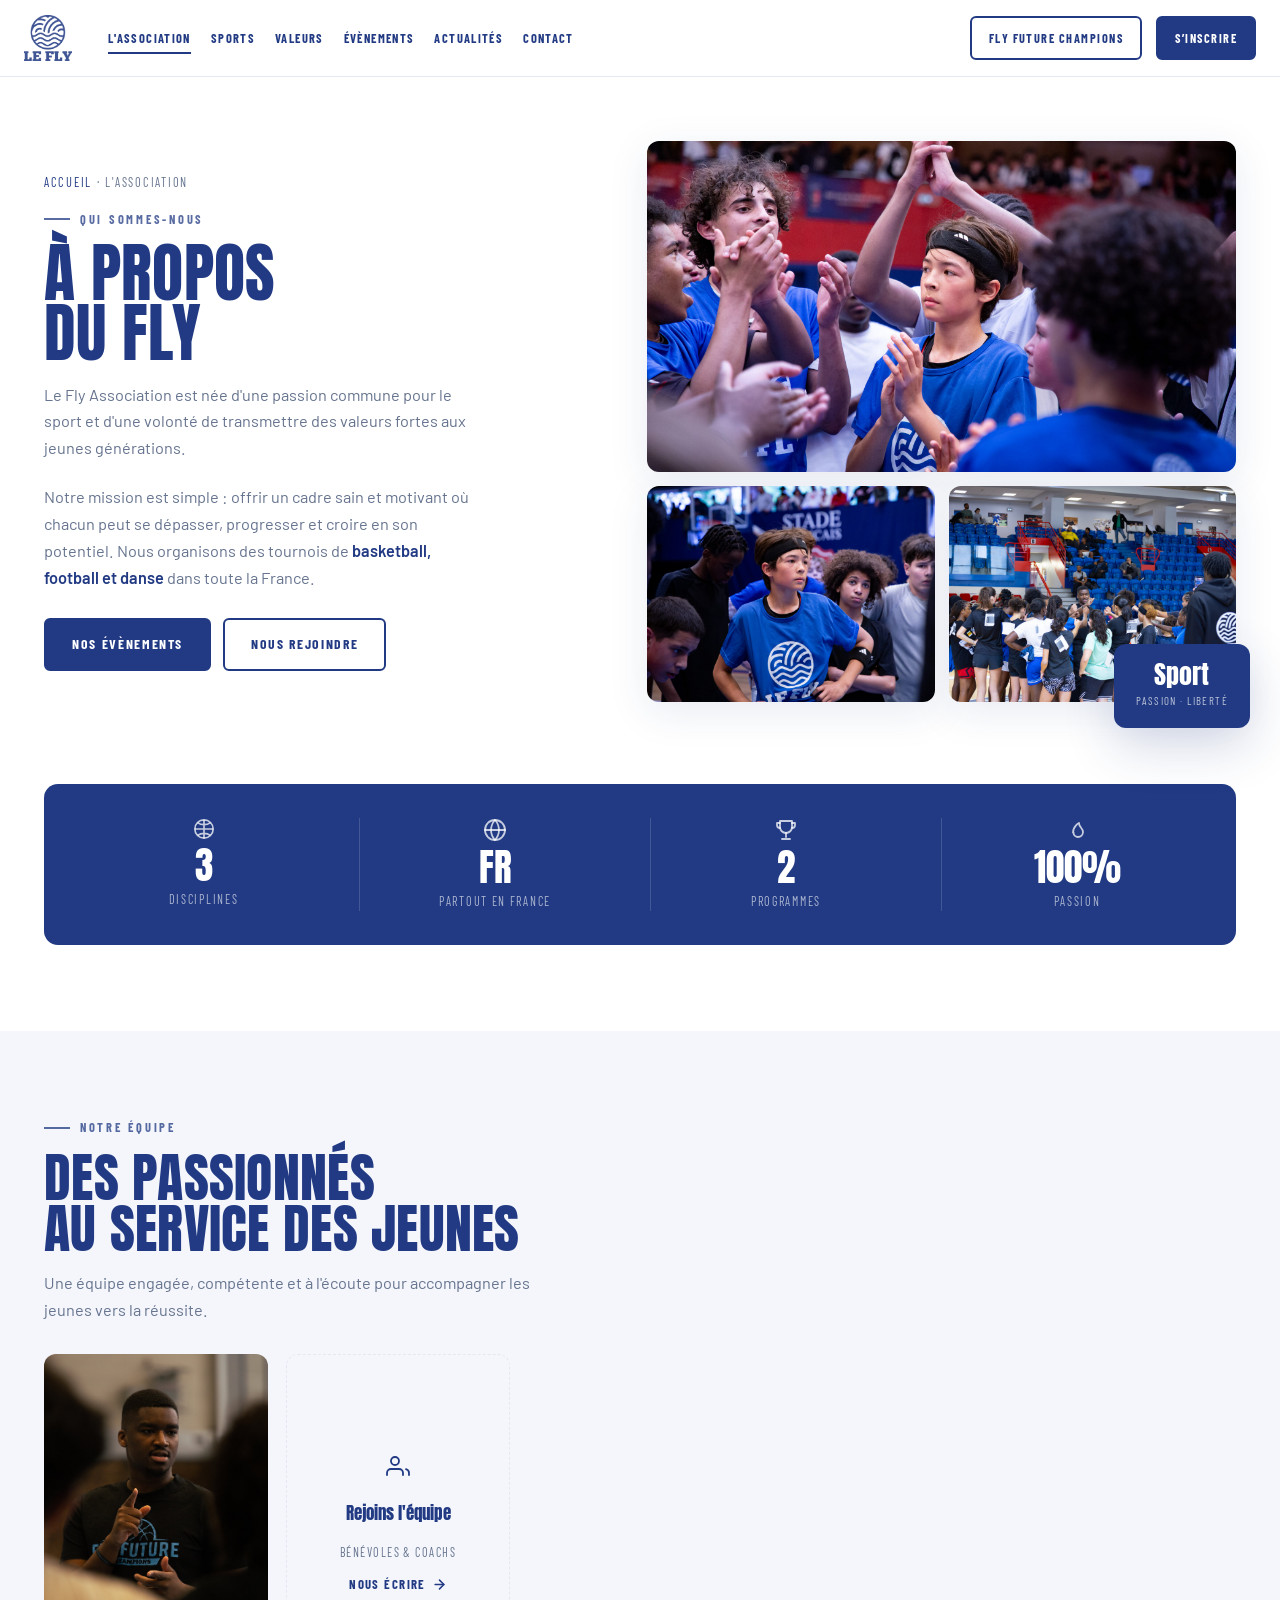
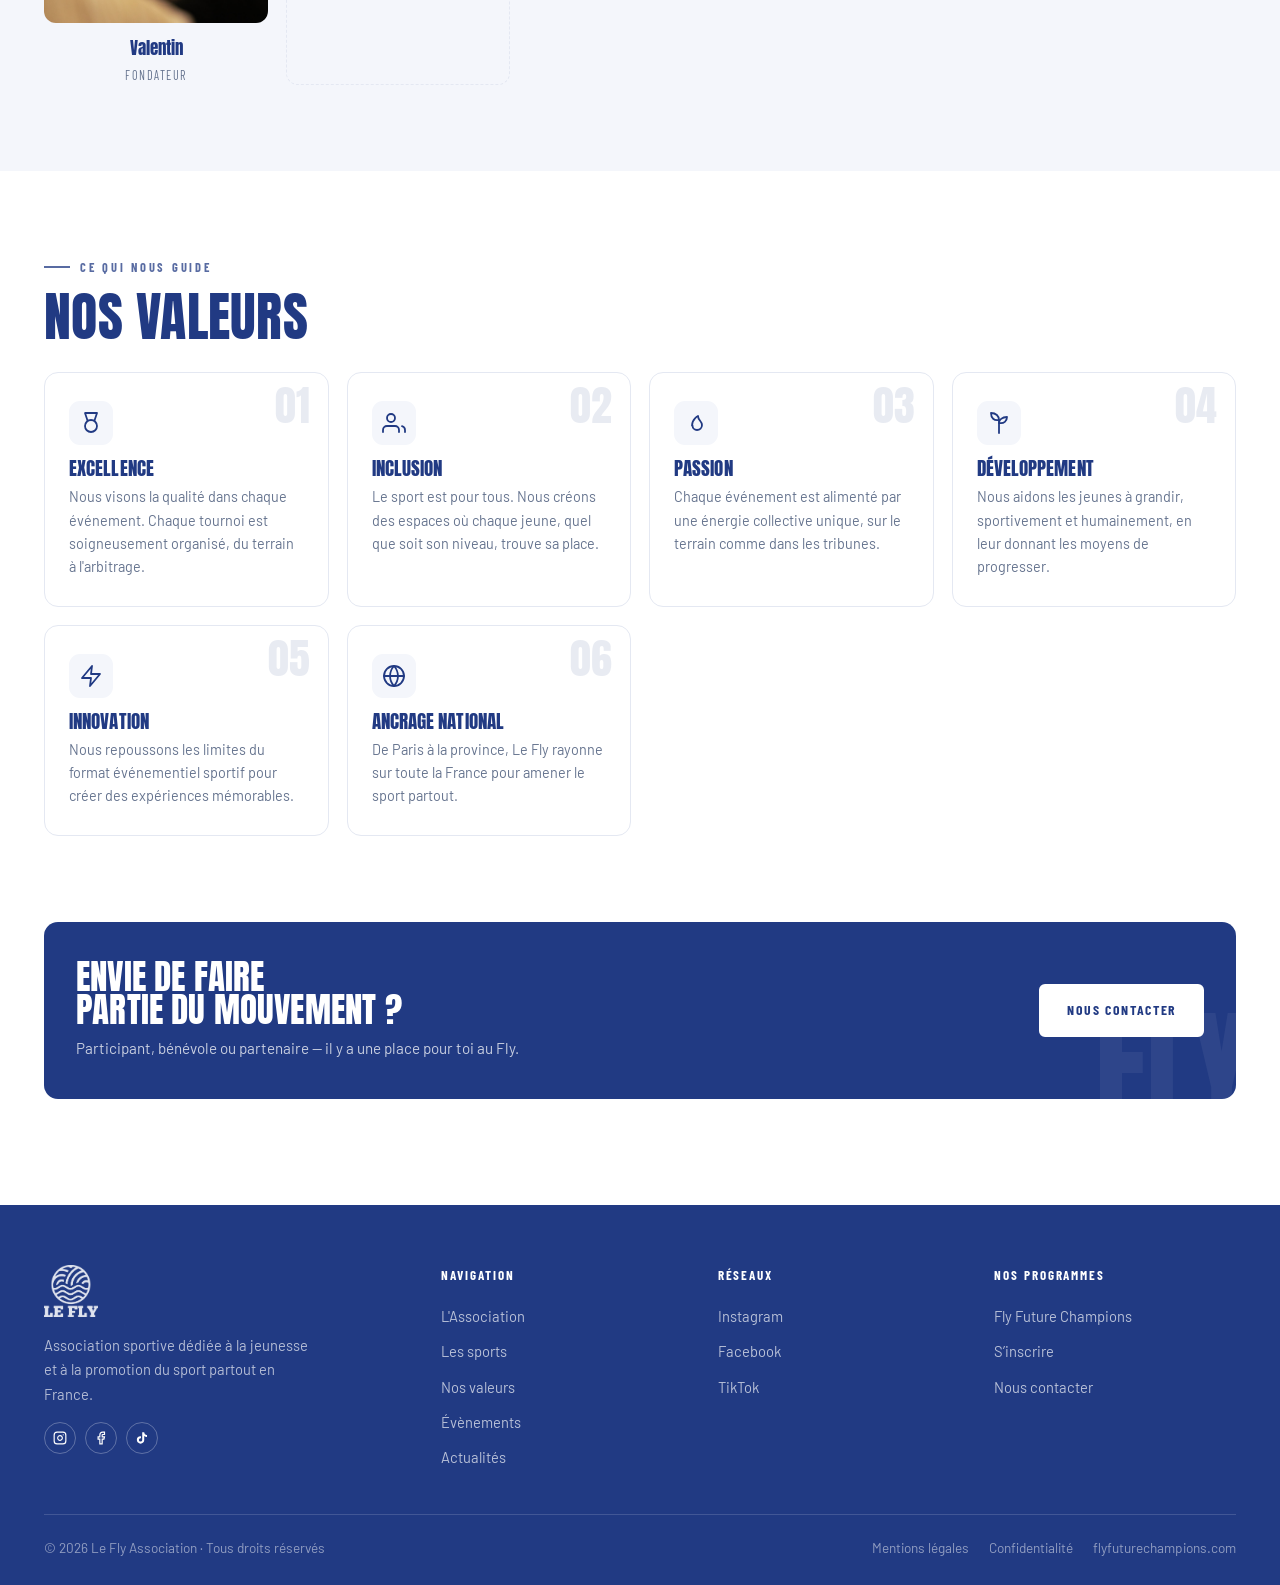
<file: association.html>
<!DOCTYPE html>
<html lang="fr">
<head>
<meta charset="UTF-8">
<meta name="viewport" content="width=device-width, initial-scale=1.0">
<title>L'Association — Le Fly Association</title>
<meta name="description" content="Le Fly Association : mission, équipe et valeurs d'une association sportive dédiée à la jeunesse en France.">
<link rel="icon" href="assets/img/logo-navy.png">
<link rel="preconnect" href="https://fonts.googleapis.com">
<link rel="preconnect" href="https://fonts.gstatic.com" crossorigin>
<link href="https://fonts.googleapis.com/css2?family=Anton&family=Barlow+Condensed:wght@400;600;700&family=Barlow:wght@300;400;500;600;700&display=swap" rel="stylesheet">
<link rel="stylesheet" href="assets/css/style.css">
</head>
<body>

<header class="site-header">
  <div class="header-in">
    <a href="index.html" class="brand" aria-label="Le Fly Association — accueil">
      <img src="assets/img/logo-navy.png" alt="Le Fly Association">
    </a>

    <nav class="main-nav" id="mainNav">
      <a href="association.html" class="active">L'Association</a>
      <a href="sports.html">Sports</a>
      <a href="association.html#valeurs">Valeurs</a>
      <a href="evenements.html">Évènements</a>
      <a href="actualites.html">Actualités</a>
      <a href="contact.html">Contact</a>
      <div class="nav-mobile-ctas">
        <a href="https://flyfuturechampions.com/" target="_blank" rel="noopener" class="btn btn-ghost btn-sm">Fly Future Champions</a>
        <a href="evenements.html#inscription" class="btn btn-navy btn-sm">S’inscrire</a>
      </div>
    </nav>

    <div class="header-right">
      <div class="socials">
        <a href="https://www.instagram.com/lefly_association/" target="_blank" rel="noopener" aria-label="Instagram"><svg width="14" height="14" viewBox="0 0 24 24" fill="none" stroke="currentColor" stroke-width="2" stroke-linecap="round"><rect x="2" y="2" width="20" height="20" rx="5"/><path d="M16 11.37A4 4 0 1 1 12.63 8 4 4 0 0 1 16 11.37z"/><line x1="17.5" y1="6.5" x2="17.51" y2="6.5"/></svg></a>
        <a href="https://www.facebook.com/leflyassociation/" target="_blank" rel="noopener" aria-label="Facebook"><svg width="14" height="14" viewBox="0 0 24 24" fill="none" stroke="currentColor" stroke-width="2" stroke-linecap="round"><path d="M18 2h-3a5 5 0 0 0-5 5v3H7v4h3v8h4v-8h3l1-4h-4V7a1 1 0 0 1 1-1h3z"/></svg></a>
        <a href="https://www.tiktok.com/@leflyassociation" target="_blank" rel="noopener" aria-label="TikTok"><svg width="14" height="14" viewBox="0 0 24 24" fill="currentColor"><path d="M19.59 6.69a4.83 4.83 0 0 1-3.77-4.25V2h-3.45v13.67a2.89 2.89 0 0 1-2.88 2.5 2.89 2.89 0 0 1-2.89-2.89 2.89 2.89 0 0 1 2.89-2.89c.28 0 .54.04.79.1V9.01a6.27 6.27 0 0 0-.79-.05A6.34 6.34 0 0 0 3.15 15.3a6.34 6.34 0 0 0 10.86 4.43 6.29 6.29 0 0 0 1.82-4.43V8.69a8.16 8.16 0 0 0 4.76 1.52V6.76a4.85 4.85 0 0 1-1-.07z"/></svg></a>
      </div>
      <a href="https://flyfuturechampions.com/" target="_blank" rel="noopener" class="btn btn-ghost btn-sm">Fly Future Champions</a>
      <a href="evenements.html#inscription" class="btn btn-navy btn-sm">S’inscrire</a>
    </div>

    <button class="burger" id="burger" aria-label="Menu" aria-expanded="false">
      <span></span><span></span><span></span>
    </button>
  </div>
</header>


<!-- ══ HERO PAGE ══ -->
<section class="page-hero">
  <div class="wrap">
    <div class="about-grid">
      <div class="reveal in">
        <div class="crumb"><a href="index.html">Accueil</a> · L'Association</div>
        <div class="eyebrow">Qui sommes-nous</div>
        <h1 class="sec-title">À propos<br>du Fly</h1>
        <p class="sec-lead">Le Fly Association est née d'une passion commune pour le sport et d'une volonté de transmettre des valeurs fortes aux jeunes générations.</p>
        <p class="sec-lead" style="margin-top:14px">Notre mission est simple : offrir un cadre sain et motivant où chacun peut se dépasser, progresser et croire en son potentiel. Nous organisons des tournois de <strong>basketball, football et danse</strong> dans toute la France.</p>
        <div class="hero-actions" style="margin-top:26px">
          <a href="evenements.html" class="btn btn-navy">Nos évènements</a>
          <a href="contact.html" class="btn btn-ghost">Nous rejoindre</a>
        </div>
      </div>
      <div class="collage reveal d1">
        <!-- Photos à remplacer dès réception (Valentin) -->
        <img src="assets/img/about-1.jpg" alt="Ambiance tournoi Le Fly">
        <img src="assets/img/about-2.jpg" alt="Équipe Le Fly">
        <img src="assets/img/about-3.jpg" alt="Jeunes du Fly">
        <div class="collage-badge">
          <div class="cb-val">Sport</div>
          <div class="cb-lbl">Passion · Liberté</div>
        </div>
      </div>
    </div>
  </div>
</section>

<!-- ══ CHIFFRES ══ -->
<section style="padding-top:34px">
  <div class="wrap">
    <div class="stats-band reveal">
      <div><div class="stat-ico"><svg width="22" height="22" viewBox="0 0 24 24" fill="none" stroke="currentColor" stroke-width="1.8"><circle cx="12" cy="12" r="10"/><path d="M12 2v20M2 12h20M5 5c4 3 10 3 14 0M5 19c4-3 10-3 14 0"/></svg></div><div class="stat-val">3</div><div class="stat-lbl">Disciplines</div></div>
      <div><div class="stat-ico"><svg width="24" height="24" viewBox="0 0 24 24" fill="none" stroke="currentColor" stroke-width="1.8" stroke-linecap="round" stroke-linejoin="round"><circle cx="12" cy="12" r="10"/><line x1="2" y1="12" x2="22" y2="12"/><path d="M12 2a15.3 15.3 0 0 1 4 10 15.3 15.3 0 0 1-4 10 15.3 15.3 0 0 1-4-10A15.3 15.3 0 0 1 12 2z"/></svg></div><div class="stat-val">FR</div><div class="stat-lbl">Partout en France</div></div>
      <div><div class="stat-ico"><svg width="24" height="24" viewBox="0 0 24 24" fill="none" stroke="currentColor" stroke-width="1.8" stroke-linecap="round" stroke-linejoin="round"><path d="M6 3h12v6a6 6 0 0 1-12 0z"/><path d="M6 5H3v2a3 3 0 0 0 3 3M18 5h3v2a3 3 0 0 1-3 3"/><line x1="12" y1="15" x2="12" y2="19"/><line x1="8" y1="21" x2="16" y2="21"/></svg></div><div class="stat-val">2</div><div class="stat-lbl">Programmes</div></div>
      <div><div class="stat-ico"><svg width="24" height="24" viewBox="0 0 24 24" fill="none" stroke="currentColor" stroke-width="1.8" stroke-linecap="round" stroke-linejoin="round"><path d="M8.5 14.5A4.5 4.5 0 0 0 13 19a5 5 0 0 0 5-5c0-4-4-4.5-4-9 0 0-6 3-6 9.5z"/></svg></div><div class="stat-val">100%</div><div class="stat-lbl">Passion</div></div>
      <!-- Mettre à jour avec les chiffres réels de Valentin : jeunes impactés, villes couvertes, bénévoles -->
    </div>
  </div>
</section>

<!-- ══ ÉQUIPE ══ -->
<section class="sec-ice">
  <div class="wrap">
    <div class="reveal" style="margin-bottom:30px">
      <div class="eyebrow">Notre équipe</div>
      <h2 class="sec-title">Des passionnés<br>au service des jeunes</h2>
      <p class="sec-lead">Une équipe engagée, compétente et à l'écoute pour accompagner les jeunes vers la réussite.</p>
    </div>
    <div class="team-grid">
      <div class="member reveal">
        <!-- Photo de Valentin à intégrer : assets/img/team-fondateur.jpg -->
        <img src="assets/img/team-fondateur.jpg" alt="Valentin, fondateur du Fly Association">
        <div class="member-name">Valentin</div>
        <div class="member-role">Fondateur</div>
      </div>
      <!-- Dupliquer ce bloc pour chaque membre dès que les noms et photos sont transmis :
      <div class="member">
        <img src="assets/img/team-2.jpg" alt="">
        <div class="member-name">Prénom</div>
        <div class="member-role">Rôle</div>
      </div>
      -->
      <a class="member-join reveal d1" href="contact.html">
        <div class="value-ico"><svg width="24" height="24" viewBox="0 0 24 24" fill="none" stroke="currentColor" stroke-width="1.8" stroke-linecap="round" stroke-linejoin="round"><path d="M17 21v-2a4 4 0 0 0-4-4H5a4 4 0 0 0-4 4v2"/><circle cx="9" cy="7" r="4"/><path d="M23 21v-2a4 4 0 0 0-3-3.87"/></svg></div>
        <div class="member-name">Rejoins l'équipe</div>
        <div class="member-role">Bénévoles &amp; coachs</div>
        <span class="news-link">Nous écrire <svg width="15" height="15" viewBox="0 0 24 24" fill="none" stroke="currentColor" stroke-width="2.4" stroke-linecap="round" stroke-linejoin="round"><line x1="5" y1="12" x2="19" y2="12"/><polyline points="12 5 19 12 12 19"/></svg></span>
      </a>
    </div>
  </div>
</section>

<!-- ══ VALEURS ══ -->
<section id="valeurs">
  <div class="wrap">
    <div class="reveal" style="margin-bottom:30px">
      <div class="eyebrow">Ce qui nous guide</div>
      <h2 class="sec-title">Nos valeurs</h2>
    </div>
    <div class="values-grid">
      <div class="value-card reveal ">
        <div class="value-num">01</div>
        <div class="value-ico"><svg width="24" height="24" viewBox="0 0 24 24" fill="none" stroke="currentColor" stroke-width="1.8" stroke-linecap="round" stroke-linejoin="round"><circle cx="12" cy="15" r="6"/><path d="M8.5 9.5 6 2h12l-2.5 7.5"/></svg></div>
        <h3>Excellence</h3>
        <p>Nous visons la qualité dans chaque événement. Chaque tournoi est soigneusement organisé, du terrain à l'arbitrage.</p>
      </div>
      <div class="value-card reveal d1">
        <div class="value-num">02</div>
        <div class="value-ico"><svg width="24" height="24" viewBox="0 0 24 24" fill="none" stroke="currentColor" stroke-width="1.8" stroke-linecap="round" stroke-linejoin="round"><path d="M17 21v-2a4 4 0 0 0-4-4H5a4 4 0 0 0-4 4v2"/><circle cx="9" cy="7" r="4"/><path d="M23 21v-2a4 4 0 0 0-3-3.87"/></svg></div>
        <h3>Inclusion</h3>
        <p>Le sport est pour tous. Nous créons des espaces où chaque jeune, quel que soit son niveau, trouve sa place.</p>
      </div>
      <div class="value-card reveal d2">
        <div class="value-num">03</div>
        <div class="value-ico"><svg width="24" height="24" viewBox="0 0 24 24" fill="none" stroke="currentColor" stroke-width="1.8" stroke-linecap="round" stroke-linejoin="round"><path d="M8.5 14.5A4.5 4.5 0 0 0 13 19a5 5 0 0 0 5-5c0-4-4-4.5-4-9 0 0-6 3-6 9.5z"/></svg></div>
        <h3>Passion</h3>
        <p>Chaque événement est alimenté par une énergie collective unique, sur le terrain comme dans les tribunes.</p>
      </div>
      <div class="value-card reveal ">
        <div class="value-num">04</div>
        <div class="value-ico"><svg width="24" height="24" viewBox="0 0 24 24" fill="none" stroke="currentColor" stroke-width="1.8" stroke-linecap="round" stroke-linejoin="round"><path d="M12 22V9"/><path d="M12 9C12 5 9 2 4 2c0 5 3 8 8 7z"/><path d="M12 12c0-3 3-6 8-6 0 4-3 7-8 6z"/></svg></div>
        <h3>Développement</h3>
        <p>Nous aidons les jeunes à grandir, sportivement et humainement, en leur donnant les moyens de progresser.</p>
      </div>
      <div class="value-card reveal d1">
        <div class="value-num">05</div>
        <div class="value-ico"><svg width="24" height="24" viewBox="0 0 24 24" fill="none" stroke="currentColor" stroke-width="1.8" stroke-linecap="round" stroke-linejoin="round"><polygon points="13 2 3 14 12 14 11 22 21 10 12 10 13 2"/></svg></div>
        <h3>Innovation</h3>
        <p>Nous repoussons les limites du format événementiel sportif pour créer des expériences mémorables.</p>
      </div>
      <div class="value-card reveal d2">
        <div class="value-num">06</div>
        <div class="value-ico"><svg width="24" height="24" viewBox="0 0 24 24" fill="none" stroke="currentColor" stroke-width="1.8" stroke-linecap="round" stroke-linejoin="round"><circle cx="12" cy="12" r="10"/><line x1="2" y1="12" x2="22" y2="12"/><path d="M12 2a15.3 15.3 0 0 1 4 10 15.3 15.3 0 0 1-4 10 15.3 15.3 0 0 1-4-10A15.3 15.3 0 0 1 12 2z"/></svg></div>
        <h3>Ancrage national</h3>
        <p>De Paris à la province, Le Fly rayonne sur toute la France pour amener le sport partout.</p>
      </div>
    </div>
  </div>
</section>

<!-- ══ CTA ══ -->
<section style="padding-top:0">
  <div class="wrap">
    <div class="join-panel join-split reveal">
      <div>
        <div class="join-watermark" aria-hidden="true">FLY</div>
        <h3 style="margin-bottom:10px">Envie de faire<br>partie du mouvement ?</h3>
        <p style="margin-bottom:0">Participant, bénévole ou partenaire — il y a une place pour toi au Fly.</p>
      </div>
      <a href="contact.html" class="btn btn-white">Nous contacter</a>
    </div>
  </div>
</section>


<footer class="site-footer">
  <div class="wrap">
    <div class="footer-top">
      <div class="footer-brand">
        <img src="assets/img/logo-white.png" alt="Le Fly Association">
        <p>Association sportive dédiée à la jeunesse et à la promotion du sport partout en France.</p>
        <div class="footer-socials">
          <a href="https://www.instagram.com/lefly_association/" target="_blank" rel="noopener" aria-label="Instagram"><svg width="14" height="14" viewBox="0 0 24 24" fill="none" stroke="currentColor" stroke-width="2" stroke-linecap="round"><rect x="2" y="2" width="20" height="20" rx="5"/><path d="M16 11.37A4 4 0 1 1 12.63 8 4 4 0 0 1 16 11.37z"/><line x1="17.5" y1="6.5" x2="17.51" y2="6.5"/></svg></a>
          <a href="https://www.facebook.com/leflyassociation/" target="_blank" rel="noopener" aria-label="Facebook"><svg width="14" height="14" viewBox="0 0 24 24" fill="none" stroke="currentColor" stroke-width="2" stroke-linecap="round"><path d="M18 2h-3a5 5 0 0 0-5 5v3H7v4h3v8h4v-8h3l1-4h-4V7a1 1 0 0 1 1-1h3z"/></svg></a>
          <a href="https://www.tiktok.com/@leflyassociation" target="_blank" rel="noopener" aria-label="TikTok"><svg width="14" height="14" viewBox="0 0 24 24" fill="currentColor"><path d="M19.59 6.69a4.83 4.83 0 0 1-3.77-4.25V2h-3.45v13.67a2.89 2.89 0 0 1-2.88 2.5 2.89 2.89 0 0 1-2.89-2.89 2.89 2.89 0 0 1 2.89-2.89c.28 0 .54.04.79.1V9.01a6.27 6.27 0 0 0-.79-.05A6.34 6.34 0 0 0 3.15 15.3a6.34 6.34 0 0 0 10.86 4.43 6.29 6.29 0 0 0 1.82-4.43V8.69a8.16 8.16 0 0 0 4.76 1.52V6.76a4.85 4.85 0 0 1-1-.07z"/></svg></a>
        </div>
      </div>
      <div class="footer-col">
        <h4>Navigation</h4>
        <ul>
          <li><a href="association.html">L'Association</a></li>
          <li><a href="sports.html">Les sports</a></li>
          <li><a href="association.html#valeurs">Nos valeurs</a></li>
          <li><a href="evenements.html">Évènements</a></li>
          <li><a href="actualites.html">Actualités</a></li>
        </ul>
      </div>
      <div class="footer-col">
        <h4>Réseaux</h4>
        <ul>
          <li><a href="https://www.instagram.com/lefly_association/" target="_blank" rel="noopener">Instagram</a></li>
          <li><a href="https://www.facebook.com/leflyassociation/" target="_blank" rel="noopener">Facebook</a></li>
          <li><a href="https://www.tiktok.com/@leflyassociation" target="_blank" rel="noopener">TikTok</a></li>
        </ul>
      </div>
      <div class="footer-col">
        <h4>Nos programmes</h4>
        <ul>
          <li><a href="https://flyfuturechampions.com/" target="_blank" rel="noopener">Fly Future Champions</a></li>
          <li><a href="evenements.html#inscription">S’inscrire</a></li>
          <li><a href="contact.html">Nous contacter</a></li>
        </ul>
      </div>
    </div>
    <div class="footer-bottom">
      <p>© 2026 Le Fly Association · Tous droits réservés</p>
      <div class="footer-links">
        <a href="contact.html">Mentions légales</a>
        <a href="contact.html">Confidentialité</a>
        <a href="https://flyfuturechampions.com/" target="_blank" rel="noopener">flyfuturechampions.com</a>
      </div>
    </div>
  </div>
</footer>

<script src="assets/js/main.js"></script>
</body>
</html>
</file>
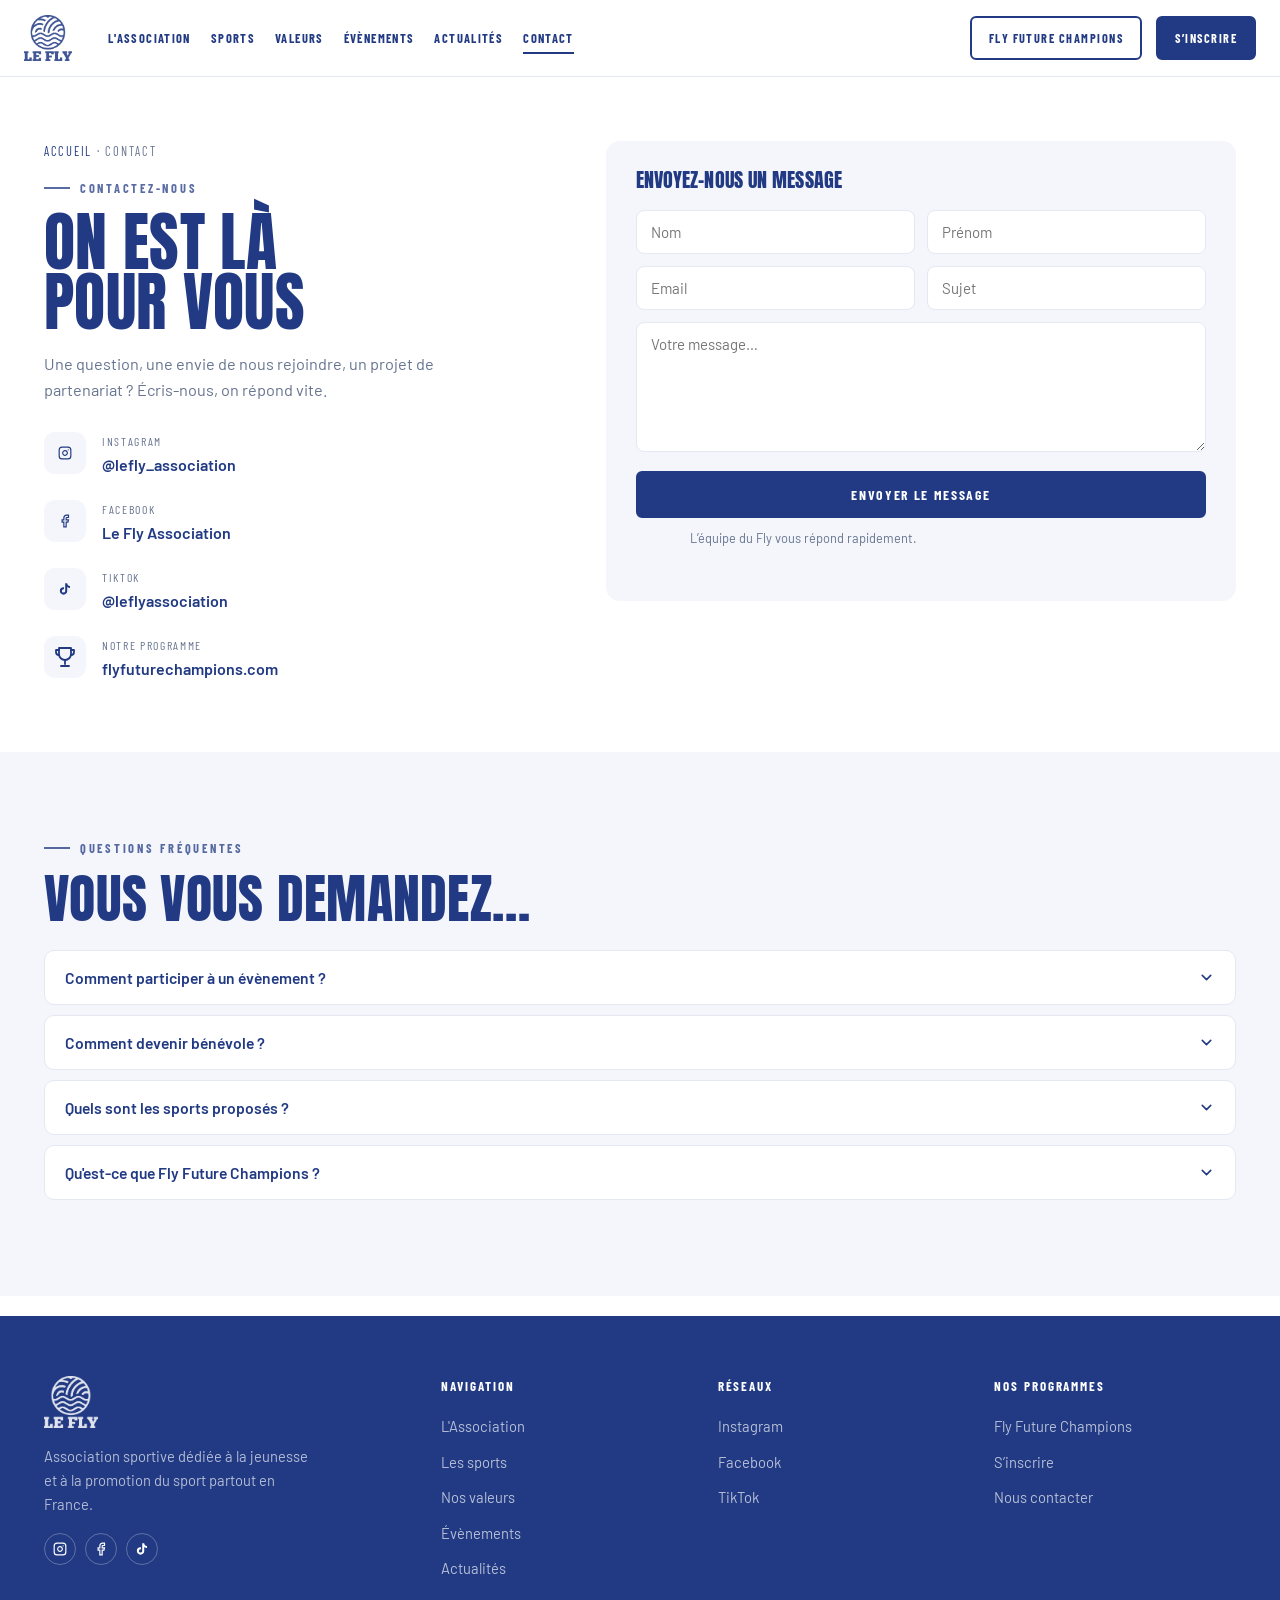
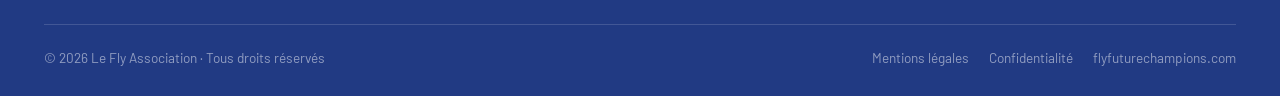
<file: contact.html>
<!DOCTYPE html>
<html lang="fr">
<head>
<meta charset="UTF-8">
<meta name="viewport" content="width=device-width, initial-scale=1.0">
<title>Contact — Le Fly Association</title>
<meta name="description" content="Contactez Le Fly Association : participation, bénévolat, partenariats.">
<link rel="icon" href="assets/img/logo-navy.png">
<link rel="preconnect" href="https://fonts.googleapis.com">
<link rel="preconnect" href="https://fonts.gstatic.com" crossorigin>
<link href="https://fonts.googleapis.com/css2?family=Anton&family=Barlow+Condensed:wght@400;600;700&family=Barlow:wght@300;400;500;600;700&display=swap" rel="stylesheet">
<link rel="stylesheet" href="assets/css/style.css">
</head>
<body>

<header class="site-header">
  <div class="header-in">
    <a href="index.html" class="brand" aria-label="Le Fly Association — accueil">
      <img src="assets/img/logo-navy.png" alt="Le Fly Association">
    </a>

    <nav class="main-nav" id="mainNav">
      <a href="association.html">L'Association</a>
      <a href="sports.html">Sports</a>
      <a href="association.html#valeurs">Valeurs</a>
      <a href="evenements.html">Évènements</a>
      <a href="actualites.html">Actualités</a>
      <a href="contact.html" class="active">Contact</a>
      <div class="nav-mobile-ctas">
        <a href="https://flyfuturechampions.com/" target="_blank" rel="noopener" class="btn btn-ghost btn-sm">Fly Future Champions</a>
        <a href="evenements.html#inscription" class="btn btn-navy btn-sm">S’inscrire</a>
      </div>
    </nav>

    <div class="header-right">
      <div class="socials">
        <a href="https://www.instagram.com/lefly_association/" target="_blank" rel="noopener" aria-label="Instagram"><svg width="14" height="14" viewBox="0 0 24 24" fill="none" stroke="currentColor" stroke-width="2" stroke-linecap="round"><rect x="2" y="2" width="20" height="20" rx="5"/><path d="M16 11.37A4 4 0 1 1 12.63 8 4 4 0 0 1 16 11.37z"/><line x1="17.5" y1="6.5" x2="17.51" y2="6.5"/></svg></a>
        <a href="https://www.facebook.com/leflyassociation/" target="_blank" rel="noopener" aria-label="Facebook"><svg width="14" height="14" viewBox="0 0 24 24" fill="none" stroke="currentColor" stroke-width="2" stroke-linecap="round"><path d="M18 2h-3a5 5 0 0 0-5 5v3H7v4h3v8h4v-8h3l1-4h-4V7a1 1 0 0 1 1-1h3z"/></svg></a>
        <a href="https://www.tiktok.com/@leflyassociation" target="_blank" rel="noopener" aria-label="TikTok"><svg width="14" height="14" viewBox="0 0 24 24" fill="currentColor"><path d="M19.59 6.69a4.83 4.83 0 0 1-3.77-4.25V2h-3.45v13.67a2.89 2.89 0 0 1-2.88 2.5 2.89 2.89 0 0 1-2.89-2.89 2.89 2.89 0 0 1 2.89-2.89c.28 0 .54.04.79.1V9.01a6.27 6.27 0 0 0-.79-.05A6.34 6.34 0 0 0 3.15 15.3a6.34 6.34 0 0 0 10.86 4.43 6.29 6.29 0 0 0 1.82-4.43V8.69a8.16 8.16 0 0 0 4.76 1.52V6.76a4.85 4.85 0 0 1-1-.07z"/></svg></a>
      </div>
      <a href="https://flyfuturechampions.com/" target="_blank" rel="noopener" class="btn btn-ghost btn-sm">Fly Future Champions</a>
      <a href="evenements.html#inscription" class="btn btn-navy btn-sm">S’inscrire</a>
    </div>

    <button class="burger" id="burger" aria-label="Menu" aria-expanded="false">
      <span></span><span></span><span></span>
    </button>
  </div>
</header>


<section class="page-hero">
  <div class="wrap">
    <div class="contact-grid">
      <div class="reveal in">
        <div class="crumb"><a href="index.html">Accueil</a> · Contact</div>
        <div class="eyebrow">Contactez-nous</div>
        <h1 class="sec-title">On est là<br>pour vous</h1>
        <p class="sec-lead">Une question, une envie de nous rejoindre, un projet de partenariat ? Écris-nous, on répond vite.</p>

        <div class="contact-list">
          <!-- Ajouter ici l'e-mail, le téléphone et l'adresse officiels dès qu'ils sont communiqués :
          <div class="contact-item">
            <div class="contact-ico"><svg width="18" height="18" viewBox="0 0 24 24" fill="none" stroke="currentColor" stroke-width="1.9" stroke-linecap="round" stroke-linejoin="round"><rect x="2" y="4" width="20" height="16" rx="2"/><polyline points="22,6 12,13 2,6"/></svg></div>
            <div><div class="contact-lbl">Email</div><a class="contact-val" href="mailto:">…</a></div>
          </div>
          -->
          <div class="contact-item">
            <div class="contact-ico"><svg width="14" height="14" viewBox="0 0 24 24" fill="none" stroke="currentColor" stroke-width="2" stroke-linecap="round"><rect x="2" y="2" width="20" height="20" rx="5"/><path d="M16 11.37A4 4 0 1 1 12.63 8 4 4 0 0 1 16 11.37z"/><line x1="17.5" y1="6.5" x2="17.51" y2="6.5"/></svg></div>
            <div><div class="contact-lbl">Instagram</div><a class="contact-val" href="https://www.instagram.com/lefly_association/" target="_blank" rel="noopener">@lefly_association</a></div>
          </div>
          <div class="contact-item">
            <div class="contact-ico"><svg width="14" height="14" viewBox="0 0 24 24" fill="none" stroke="currentColor" stroke-width="2" stroke-linecap="round"><path d="M18 2h-3a5 5 0 0 0-5 5v3H7v4h3v8h4v-8h3l1-4h-4V7a1 1 0 0 1 1-1h3z"/></svg></div>
            <div><div class="contact-lbl">Facebook</div><a class="contact-val" href="https://www.facebook.com/leflyassociation/" target="_blank" rel="noopener">Le Fly Association</a></div>
          </div>
          <div class="contact-item">
            <div class="contact-ico"><svg width="14" height="14" viewBox="0 0 24 24" fill="currentColor"><path d="M19.59 6.69a4.83 4.83 0 0 1-3.77-4.25V2h-3.45v13.67a2.89 2.89 0 0 1-2.88 2.5 2.89 2.89 0 0 1-2.89-2.89 2.89 2.89 0 0 1 2.89-2.89c.28 0 .54.04.79.1V9.01a6.27 6.27 0 0 0-.79-.05A6.34 6.34 0 0 0 3.15 15.3a6.34 6.34 0 0 0 10.86 4.43 6.29 6.29 0 0 0 1.82-4.43V8.69a8.16 8.16 0 0 0 4.76 1.52V6.76a4.85 4.85 0 0 1-1-.07z"/></svg></div>
            <div><div class="contact-lbl">TikTok</div><a class="contact-val" href="https://www.tiktok.com/@leflyassociation" target="_blank" rel="noopener">@leflyassociation</a></div>
          </div>
          <div class="contact-item">
            <div class="contact-ico"><svg width="24" height="24" viewBox="0 0 24 24" fill="none" stroke="currentColor" stroke-width="1.8" stroke-linecap="round" stroke-linejoin="round"><path d="M6 3h12v6a6 6 0 0 1-12 0z"/><path d="M6 5H3v2a3 3 0 0 0 3 3M18 5h3v2a3 3 0 0 1-3 3"/><line x1="12" y1="15" x2="12" y2="19"/><line x1="8" y1="21" x2="16" y2="21"/></svg></div>
            <div><div class="contact-lbl">Notre programme</div><a class="contact-val" href="https://flyfuturechampions.com/" target="_blank" rel="noopener">flyfuturechampions.com</a></div>
          </div>
        </div>
      </div>

      <div class="form-card reveal d1">
        <h3>Envoyez-nous un message</h3>
        <form id="contactForm" action="#" method="post">
          <div class="form-row">
            <input type="text" name="nom" placeholder="Nom" required>
            <input type="text" name="prenom" placeholder="Prénom" required>
          </div>
          <div class="form-row">
            <input type="email" name="email" placeholder="Email" required>
            <input type="text" name="sujet" placeholder="Sujet">
          </div>
          <textarea name="message" placeholder="Votre message…" required></textarea>
          <button type="submit" class="btn btn-navy">Envoyer le message</button>
          <p class="form-note" id="contactMsg" role="status">L’équipe du Fly vous répond rapidement.</p>
        </form>
      </div>
    </div>
  </div>
</section>

<section class="sec-ice">
  <div class="wrap">
    <div class="reveal" style="margin-bottom:26px">
      <div class="eyebrow">Questions fréquentes</div>
      <h2 class="sec-title">Vous vous demandez…</h2>
    </div>
    <div class="reveal d1">
      <div class="faq-item">
        <button class="faq-q" type="button">Comment participer à un évènement ?<svg width="17" height="17" viewBox="0 0 24 24" fill="none" stroke="currentColor" stroke-width="2.2" stroke-linecap="round" stroke-linejoin="round"><polyline points="6 9 12 15 18 9"/></svg></button>
        <div class="faq-a"><p>Les inscriptions sont annoncées sur nos réseaux sociaux et sur la page Évènements. Écris-nous via le formulaire pour être prévenu dès l'ouverture.</p></div>
      </div>
      <div class="faq-item">
        <button class="faq-q" type="button">Comment devenir bénévole ?<svg width="17" height="17" viewBox="0 0 24 24" fill="none" stroke="currentColor" stroke-width="2.2" stroke-linecap="round" stroke-linejoin="round"><polyline points="6 9 12 15 18 9"/></svg></button>
        <div class="faq-a"><p>Envoie-nous un message avec ta ville, tes disponibilités et ce que tu aimerais faire. On revient vers toi rapidement.</p></div>
      </div>
      <div class="faq-item">
        <button class="faq-q" type="button">Quels sont les sports proposés ?<svg width="17" height="17" viewBox="0 0 24 24" fill="none" stroke="currentColor" stroke-width="2.2" stroke-linecap="round" stroke-linejoin="round"><polyline points="6 9 12 15 18 9"/></svg></button>
        <div class="faq-a"><p>Le Fly organise des évènements de football, de basketball et de danse partout en France, pour tous les niveaux.</p></div>
      </div>
      <div class="faq-item">
        <button class="faq-q" type="button">Qu'est-ce que Fly Future Champions ?<svg width="17" height="17" viewBox="0 0 24 24" fill="none" stroke="currentColor" stroke-width="2.2" stroke-linecap="round" stroke-linejoin="round"><polyline points="6 9 12 15 18 9"/></svg></button>
        <div class="faq-a"><p>C'est notre programme de développement des jeunes talents : détection, accompagnement et compétitions de haut niveau. Plus d'infos sur flyfuturechampions.com.</p></div>
      </div>
    </div>
  </div>
</section>


<footer class="site-footer">
  <div class="wrap">
    <div class="footer-top">
      <div class="footer-brand">
        <img src="assets/img/logo-white.png" alt="Le Fly Association">
        <p>Association sportive dédiée à la jeunesse et à la promotion du sport partout en France.</p>
        <div class="footer-socials">
          <a href="https://www.instagram.com/lefly_association/" target="_blank" rel="noopener" aria-label="Instagram"><svg width="14" height="14" viewBox="0 0 24 24" fill="none" stroke="currentColor" stroke-width="2" stroke-linecap="round"><rect x="2" y="2" width="20" height="20" rx="5"/><path d="M16 11.37A4 4 0 1 1 12.63 8 4 4 0 0 1 16 11.37z"/><line x1="17.5" y1="6.5" x2="17.51" y2="6.5"/></svg></a>
          <a href="https://www.facebook.com/leflyassociation/" target="_blank" rel="noopener" aria-label="Facebook"><svg width="14" height="14" viewBox="0 0 24 24" fill="none" stroke="currentColor" stroke-width="2" stroke-linecap="round"><path d="M18 2h-3a5 5 0 0 0-5 5v3H7v4h3v8h4v-8h3l1-4h-4V7a1 1 0 0 1 1-1h3z"/></svg></a>
          <a href="https://www.tiktok.com/@leflyassociation" target="_blank" rel="noopener" aria-label="TikTok"><svg width="14" height="14" viewBox="0 0 24 24" fill="currentColor"><path d="M19.59 6.69a4.83 4.83 0 0 1-3.77-4.25V2h-3.45v13.67a2.89 2.89 0 0 1-2.88 2.5 2.89 2.89 0 0 1-2.89-2.89 2.89 2.89 0 0 1 2.89-2.89c.28 0 .54.04.79.1V9.01a6.27 6.27 0 0 0-.79-.05A6.34 6.34 0 0 0 3.15 15.3a6.34 6.34 0 0 0 10.86 4.43 6.29 6.29 0 0 0 1.82-4.43V8.69a8.16 8.16 0 0 0 4.76 1.52V6.76a4.85 4.85 0 0 1-1-.07z"/></svg></a>
        </div>
      </div>
      <div class="footer-col">
        <h4>Navigation</h4>
        <ul>
          <li><a href="association.html">L'Association</a></li>
          <li><a href="sports.html">Les sports</a></li>
          <li><a href="association.html#valeurs">Nos valeurs</a></li>
          <li><a href="evenements.html">Évènements</a></li>
          <li><a href="actualites.html">Actualités</a></li>
        </ul>
      </div>
      <div class="footer-col">
        <h4>Réseaux</h4>
        <ul>
          <li><a href="https://www.instagram.com/lefly_association/" target="_blank" rel="noopener">Instagram</a></li>
          <li><a href="https://www.facebook.com/leflyassociation/" target="_blank" rel="noopener">Facebook</a></li>
          <li><a href="https://www.tiktok.com/@leflyassociation" target="_blank" rel="noopener">TikTok</a></li>
        </ul>
      </div>
      <div class="footer-col">
        <h4>Nos programmes</h4>
        <ul>
          <li><a href="https://flyfuturechampions.com/" target="_blank" rel="noopener">Fly Future Champions</a></li>
          <li><a href="evenements.html#inscription">S’inscrire</a></li>
          <li><a href="contact.html">Nous contacter</a></li>
        </ul>
      </div>
    </div>
    <div class="footer-bottom">
      <p>© 2026 Le Fly Association · Tous droits réservés</p>
      <div class="footer-links">
        <a href="contact.html">Mentions légales</a>
        <a href="contact.html">Confidentialité</a>
        <a href="https://flyfuturechampions.com/" target="_blank" rel="noopener">flyfuturechampions.com</a>
      </div>
    </div>
  </div>
</footer>

<script src="assets/js/main.js"></script>
</body>
</html>
</file>
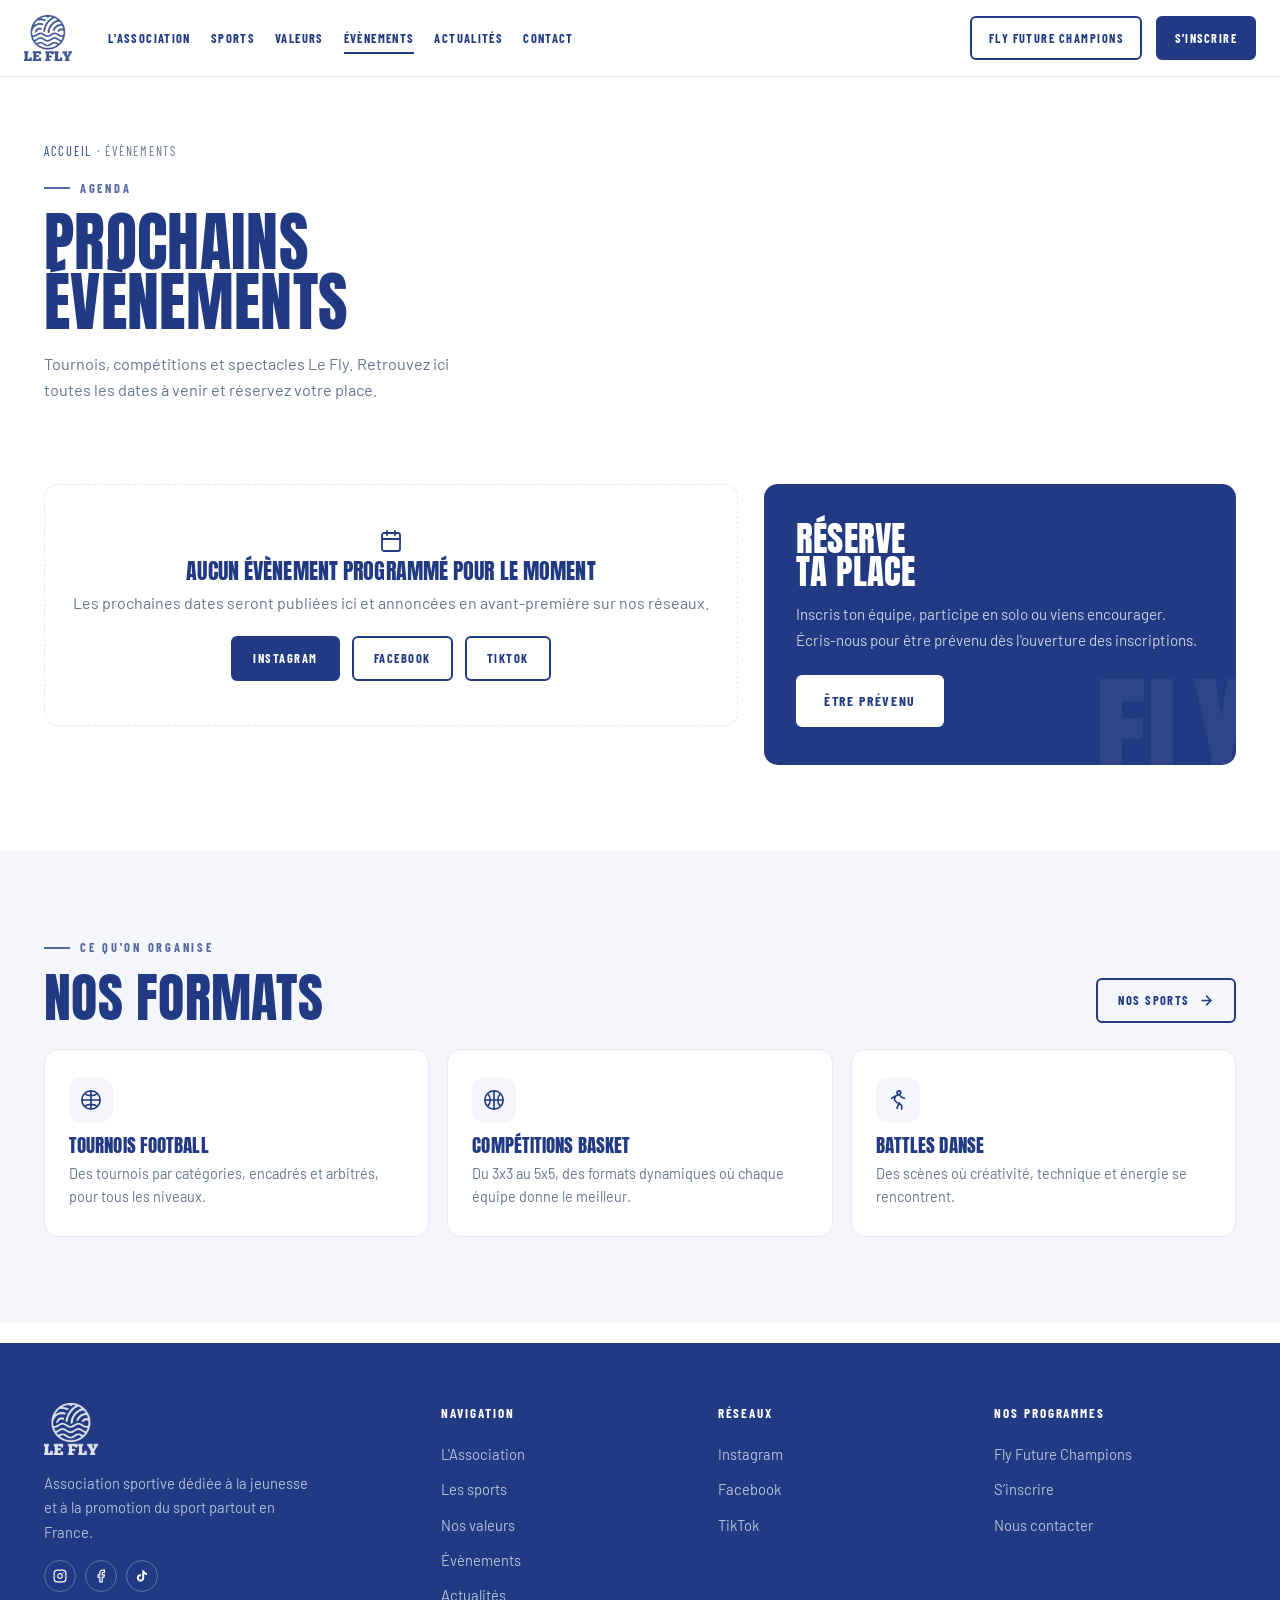
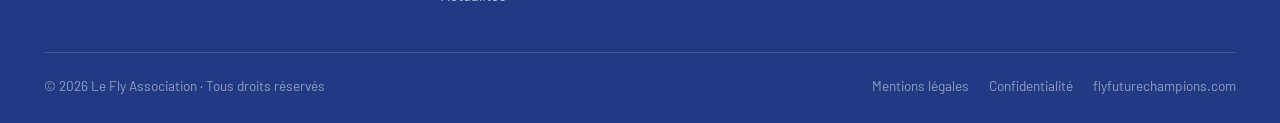
<file: evenements.html>
<!DOCTYPE html>
<html lang="fr">
<head>
<meta charset="UTF-8">
<meta name="viewport" content="width=device-width, initial-scale=1.0">
<title>Évènements — Le Fly Association</title>
<meta name="description" content="Tournois, compétitions et spectacles Le Fly : toutes les prochaines dates.">
<link rel="icon" href="assets/img/logo-navy.png">
<link rel="preconnect" href="https://fonts.googleapis.com">
<link rel="preconnect" href="https://fonts.gstatic.com" crossorigin>
<link href="https://fonts.googleapis.com/css2?family=Anton&family=Barlow+Condensed:wght@400;600;700&family=Barlow:wght@300;400;500;600;700&display=swap" rel="stylesheet">
<link rel="stylesheet" href="assets/css/style.css">
</head>
<body>

<header class="site-header">
  <div class="header-in">
    <a href="index.html" class="brand" aria-label="Le Fly Association — accueil">
      <img src="assets/img/logo-navy.png" alt="Le Fly Association">
    </a>

    <nav class="main-nav" id="mainNav">
      <a href="association.html">L'Association</a>
      <a href="sports.html">Sports</a>
      <a href="association.html#valeurs">Valeurs</a>
      <a href="evenements.html" class="active">Évènements</a>
      <a href="actualites.html">Actualités</a>
      <a href="contact.html">Contact</a>
      <div class="nav-mobile-ctas">
        <a href="https://flyfuturechampions.com/" target="_blank" rel="noopener" class="btn btn-ghost btn-sm">Fly Future Champions</a>
        <a href="evenements.html#inscription" class="btn btn-navy btn-sm">S’inscrire</a>
      </div>
    </nav>

    <div class="header-right">
      <div class="socials">
        <a href="https://www.instagram.com/lefly_association/" target="_blank" rel="noopener" aria-label="Instagram"><svg width="14" height="14" viewBox="0 0 24 24" fill="none" stroke="currentColor" stroke-width="2" stroke-linecap="round"><rect x="2" y="2" width="20" height="20" rx="5"/><path d="M16 11.37A4 4 0 1 1 12.63 8 4 4 0 0 1 16 11.37z"/><line x1="17.5" y1="6.5" x2="17.51" y2="6.5"/></svg></a>
        <a href="https://www.facebook.com/leflyassociation/" target="_blank" rel="noopener" aria-label="Facebook"><svg width="14" height="14" viewBox="0 0 24 24" fill="none" stroke="currentColor" stroke-width="2" stroke-linecap="round"><path d="M18 2h-3a5 5 0 0 0-5 5v3H7v4h3v8h4v-8h3l1-4h-4V7a1 1 0 0 1 1-1h3z"/></svg></a>
        <a href="https://www.tiktok.com/@leflyassociation" target="_blank" rel="noopener" aria-label="TikTok"><svg width="14" height="14" viewBox="0 0 24 24" fill="currentColor"><path d="M19.59 6.69a4.83 4.83 0 0 1-3.77-4.25V2h-3.45v13.67a2.89 2.89 0 0 1-2.88 2.5 2.89 2.89 0 0 1-2.89-2.89 2.89 2.89 0 0 1 2.89-2.89c.28 0 .54.04.79.1V9.01a6.27 6.27 0 0 0-.79-.05A6.34 6.34 0 0 0 3.15 15.3a6.34 6.34 0 0 0 10.86 4.43 6.29 6.29 0 0 0 1.82-4.43V8.69a8.16 8.16 0 0 0 4.76 1.52V6.76a4.85 4.85 0 0 1-1-.07z"/></svg></a>
      </div>
      <a href="https://flyfuturechampions.com/" target="_blank" rel="noopener" class="btn btn-ghost btn-sm">Fly Future Champions</a>
      <a href="evenements.html#inscription" class="btn btn-navy btn-sm">S’inscrire</a>
    </div>

    <button class="burger" id="burger" aria-label="Menu" aria-expanded="false">
      <span></span><span></span><span></span>
    </button>
  </div>
</header>


<section class="page-hero">
  <div class="wrap">
    <div class="reveal in" style="max-width:64ch">
      <div class="crumb"><a href="index.html">Accueil</a> · Évènements</div>
      <div class="eyebrow">Agenda</div>
      <h1 class="sec-title">Prochains<br>évènements</h1>
      <p class="sec-lead">Tournois, compétitions et spectacles Le Fly. Retrouvez ici toutes les dates à venir et réservez votre place.</p>
    </div>
  </div>
</section>

<section style="padding-top:10px">
  <div class="wrap">
    <div class="events-layout">
      <div class="reveal" data-events="full">
        <!-- MODÈLE DE LIGNE ÉVÈNEMENT — dupliquer et remplir dès qu'une date est confirmée :
        <a class="event-row" href="contact.html">
          <div class="event-date"><div class="event-day">24</div><div class="event-month">Mai</div></div>
          <div class="event-body">
            <div class="event-name">Nom du tournoi</div>
            <div class="event-meta"><span>Ville</span><span>09:00</span></div>
          </div>
          <div class="event-go">&rarr;</div>
        </a>
        -->
        <div class="event-empty">
          <div class="vm-icon" style="display:flex;justify-content:center"><svg width="24" height="24" viewBox="0 0 24 24" fill="none" stroke="currentColor" stroke-width="1.8" stroke-linecap="round" stroke-linejoin="round"><rect x="3" y="4" width="18" height="18" rx="2"/><line x1="16" y1="2" x2="16" y2="6"/><line x1="8" y1="2" x2="8" y2="6"/><line x1="3" y1="10" x2="21" y2="10"/></svg></div>
          <h3>Aucun évènement programmé pour le moment</h3>
          <p>Les prochaines dates seront publiées ici et annoncées en avant-première sur nos réseaux.</p>
          <div class="hero-actions" style="justify-content:center">
            <a href="https://www.instagram.com/lefly_association/" target="_blank" rel="noopener" class="btn btn-navy btn-sm">Instagram</a>
            <a href="https://www.facebook.com/leflyassociation/" target="_blank" rel="noopener" class="btn btn-ghost btn-sm">Facebook</a>
            <a href="https://www.tiktok.com/@leflyassociation" target="_blank" rel="noopener" class="btn btn-ghost btn-sm">TikTok</a>
          </div>
        </div>
      </div>
      <div class="join-panel reveal d1">
        <div class="join-watermark" aria-hidden="true">FLY</div>
        <h3>Réserve<br>ta place</h3>
        <p>Inscris ton équipe, participe en solo ou viens encourager. Écris-nous pour être prévenu dès l'ouverture des inscriptions.</p>
        <a href="contact.html" class="btn btn-white">Être prévenu</a>
      </div>
    </div>
  </div>
</section>

<section class="sec-ice">
  <div class="wrap">
    <div class="band-head reveal" style="margin-bottom:26px">
      <div>
        <div class="eyebrow">Ce qu'on organise</div>
        <h2 class="sec-title" style="margin-bottom:0">Nos formats</h2>
      </div>
      <a href="sports.html" class="btn btn-ghost btn-sm">Nos sports <svg width="15" height="15" viewBox="0 0 24 24" fill="none" stroke="currentColor" stroke-width="2.4" stroke-linecap="round" stroke-linejoin="round"><line x1="5" y1="12" x2="19" y2="12"/><polyline points="12 5 19 12 12 19"/></svg></a>
    </div>
    <div class="values-grid">
      <div class="value-card reveal"><div class="value-ico"><svg width="22" height="22" viewBox="0 0 24 24" fill="none" stroke="currentColor" stroke-width="1.8"><circle cx="12" cy="12" r="10"/><path d="M12 2v20M2 12h20M5 5c4 3 10 3 14 0M5 19c4-3 10-3 14 0"/></svg></div><h3>Tournois football</h3><p>Des tournois par catégories, encadrés et arbitrés, pour tous les niveaux.</p></div>
      <div class="value-card reveal d1"><div class="value-ico"><svg width="22" height="22" viewBox="0 0 24 24" fill="none" stroke="currentColor" stroke-width="1.8"><circle cx="12" cy="12" r="10"/><path d="M12 2v20M2 12h20M4.9 4.9c4 4 4 10.2 0 14.2M19.1 4.9c-4 4-4 10.2 0 14.2"/></svg></div><h3>Compétitions basket</h3><p>Du 3x3 au 5x5, des formats dynamiques où chaque équipe donne le meilleur.</p></div>
      <div class="value-card reveal d2"><div class="value-ico"><svg width="22" height="22" viewBox="0 0 24 24" fill="none" stroke="currentColor" stroke-width="1.8" stroke-linecap="round" stroke-linejoin="round"><circle cx="13" cy="4" r="2"/><path d="M11 21l2-6 3 3v4M11 15 8 12l1-4 4-2 3 3 3 1"/><path d="M9 8 5 10"/></svg></div><h3>Battles danse</h3><p>Des scènes où créativité, technique et énergie se rencontrent.</p></div>
    </div>
  </div>
</section>


<footer class="site-footer">
  <div class="wrap">
    <div class="footer-top">
      <div class="footer-brand">
        <img src="assets/img/logo-white.png" alt="Le Fly Association">
        <p>Association sportive dédiée à la jeunesse et à la promotion du sport partout en France.</p>
        <div class="footer-socials">
          <a href="https://www.instagram.com/lefly_association/" target="_blank" rel="noopener" aria-label="Instagram"><svg width="14" height="14" viewBox="0 0 24 24" fill="none" stroke="currentColor" stroke-width="2" stroke-linecap="round"><rect x="2" y="2" width="20" height="20" rx="5"/><path d="M16 11.37A4 4 0 1 1 12.63 8 4 4 0 0 1 16 11.37z"/><line x1="17.5" y1="6.5" x2="17.51" y2="6.5"/></svg></a>
          <a href="https://www.facebook.com/leflyassociation/" target="_blank" rel="noopener" aria-label="Facebook"><svg width="14" height="14" viewBox="0 0 24 24" fill="none" stroke="currentColor" stroke-width="2" stroke-linecap="round"><path d="M18 2h-3a5 5 0 0 0-5 5v3H7v4h3v8h4v-8h3l1-4h-4V7a1 1 0 0 1 1-1h3z"/></svg></a>
          <a href="https://www.tiktok.com/@leflyassociation" target="_blank" rel="noopener" aria-label="TikTok"><svg width="14" height="14" viewBox="0 0 24 24" fill="currentColor"><path d="M19.59 6.69a4.83 4.83 0 0 1-3.77-4.25V2h-3.45v13.67a2.89 2.89 0 0 1-2.88 2.5 2.89 2.89 0 0 1-2.89-2.89 2.89 2.89 0 0 1 2.89-2.89c.28 0 .54.04.79.1V9.01a6.27 6.27 0 0 0-.79-.05A6.34 6.34 0 0 0 3.15 15.3a6.34 6.34 0 0 0 10.86 4.43 6.29 6.29 0 0 0 1.82-4.43V8.69a8.16 8.16 0 0 0 4.76 1.52V6.76a4.85 4.85 0 0 1-1-.07z"/></svg></a>
        </div>
      </div>
      <div class="footer-col">
        <h4>Navigation</h4>
        <ul>
          <li><a href="association.html">L'Association</a></li>
          <li><a href="sports.html">Les sports</a></li>
          <li><a href="association.html#valeurs">Nos valeurs</a></li>
          <li><a href="evenements.html">Évènements</a></li>
          <li><a href="actualites.html">Actualités</a></li>
        </ul>
      </div>
      <div class="footer-col">
        <h4>Réseaux</h4>
        <ul>
          <li><a href="https://www.instagram.com/lefly_association/" target="_blank" rel="noopener">Instagram</a></li>
          <li><a href="https://www.facebook.com/leflyassociation/" target="_blank" rel="noopener">Facebook</a></li>
          <li><a href="https://www.tiktok.com/@leflyassociation" target="_blank" rel="noopener">TikTok</a></li>
        </ul>
      </div>
      <div class="footer-col">
        <h4>Nos programmes</h4>
        <ul>
          <li><a href="https://flyfuturechampions.com/" target="_blank" rel="noopener">Fly Future Champions</a></li>
          <li><a href="evenements.html#inscription">S’inscrire</a></li>
          <li><a href="contact.html">Nous contacter</a></li>
        </ul>
      </div>
    </div>
    <div class="footer-bottom">
      <p>© 2026 Le Fly Association · Tous droits réservés</p>
      <div class="footer-links">
        <a href="contact.html">Mentions légales</a>
        <a href="contact.html">Confidentialité</a>
        <a href="https://flyfuturechampions.com/" target="_blank" rel="noopener">flyfuturechampions.com</a>
      </div>
    </div>
  </div>
</footer>

<script src="assets/js/main.js"></script>
<script src="assets/js/events.js" defer></script>
</body>
</html>
</file>
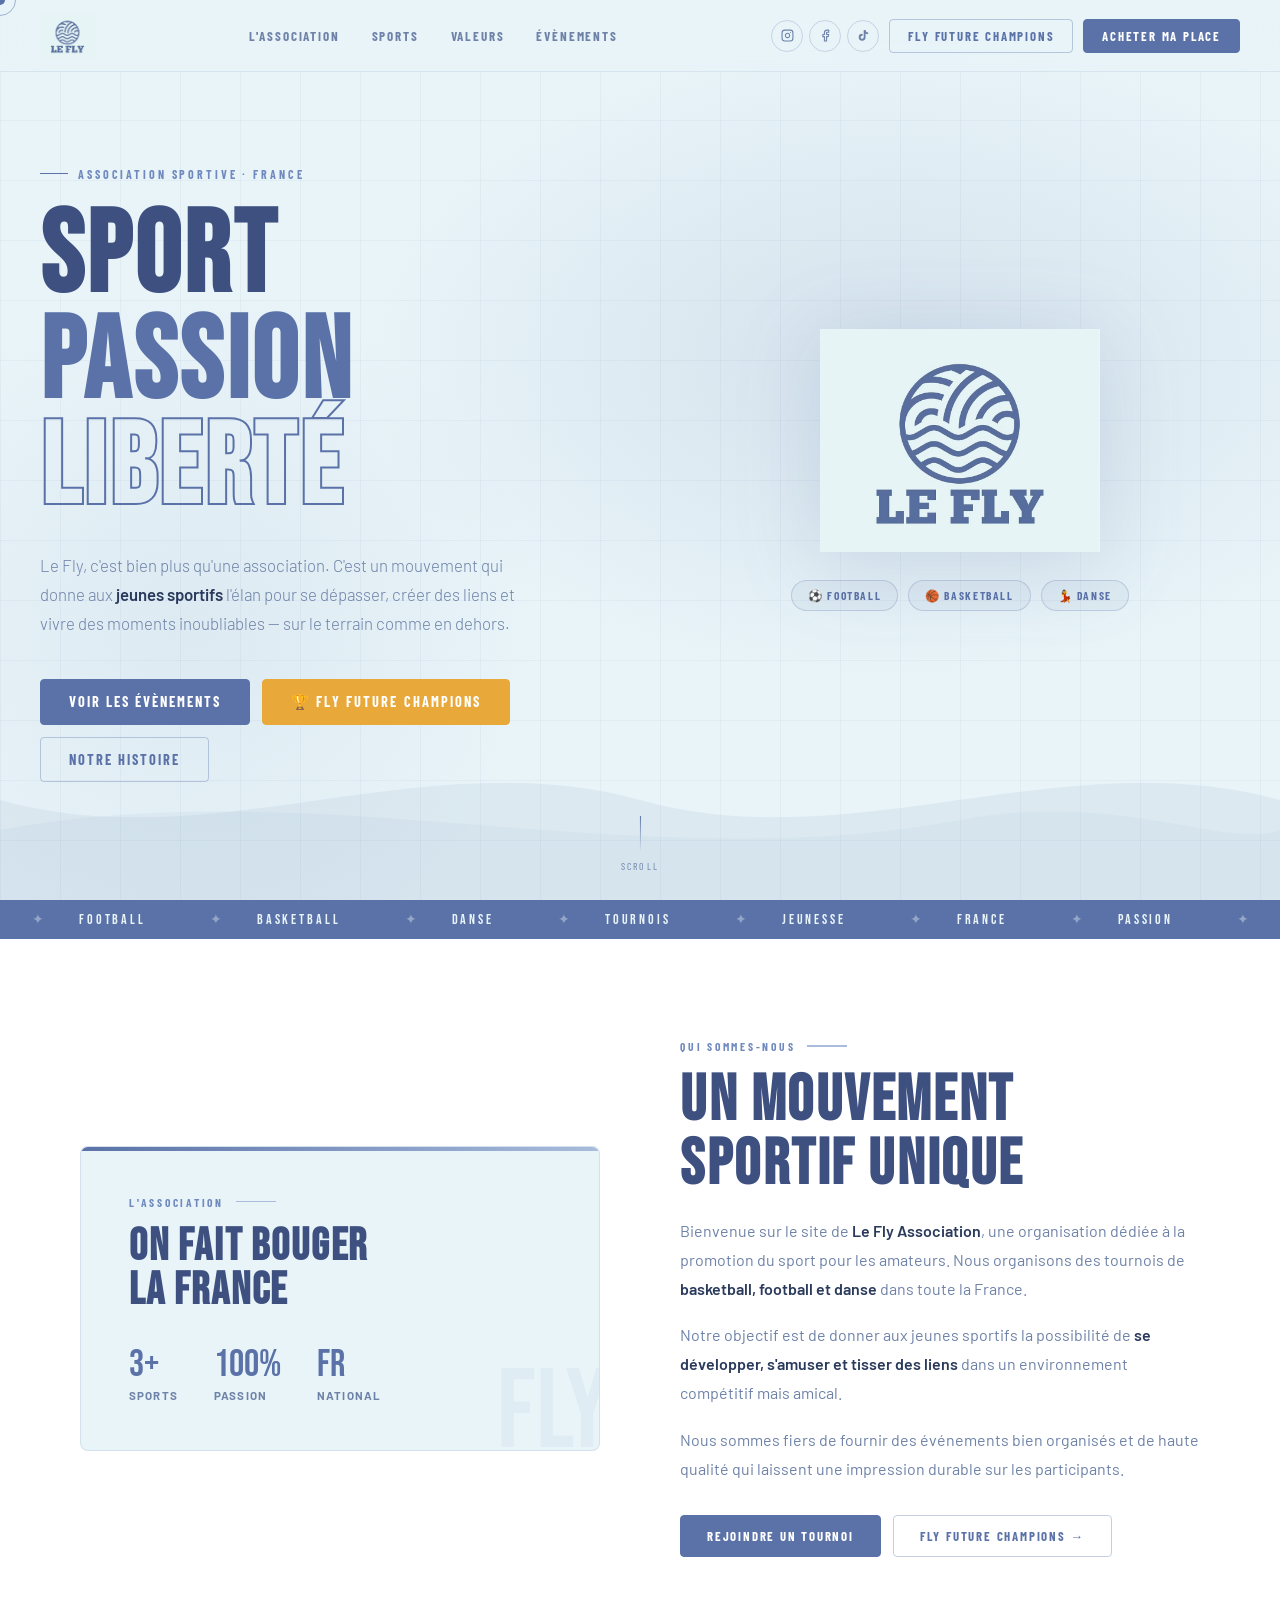
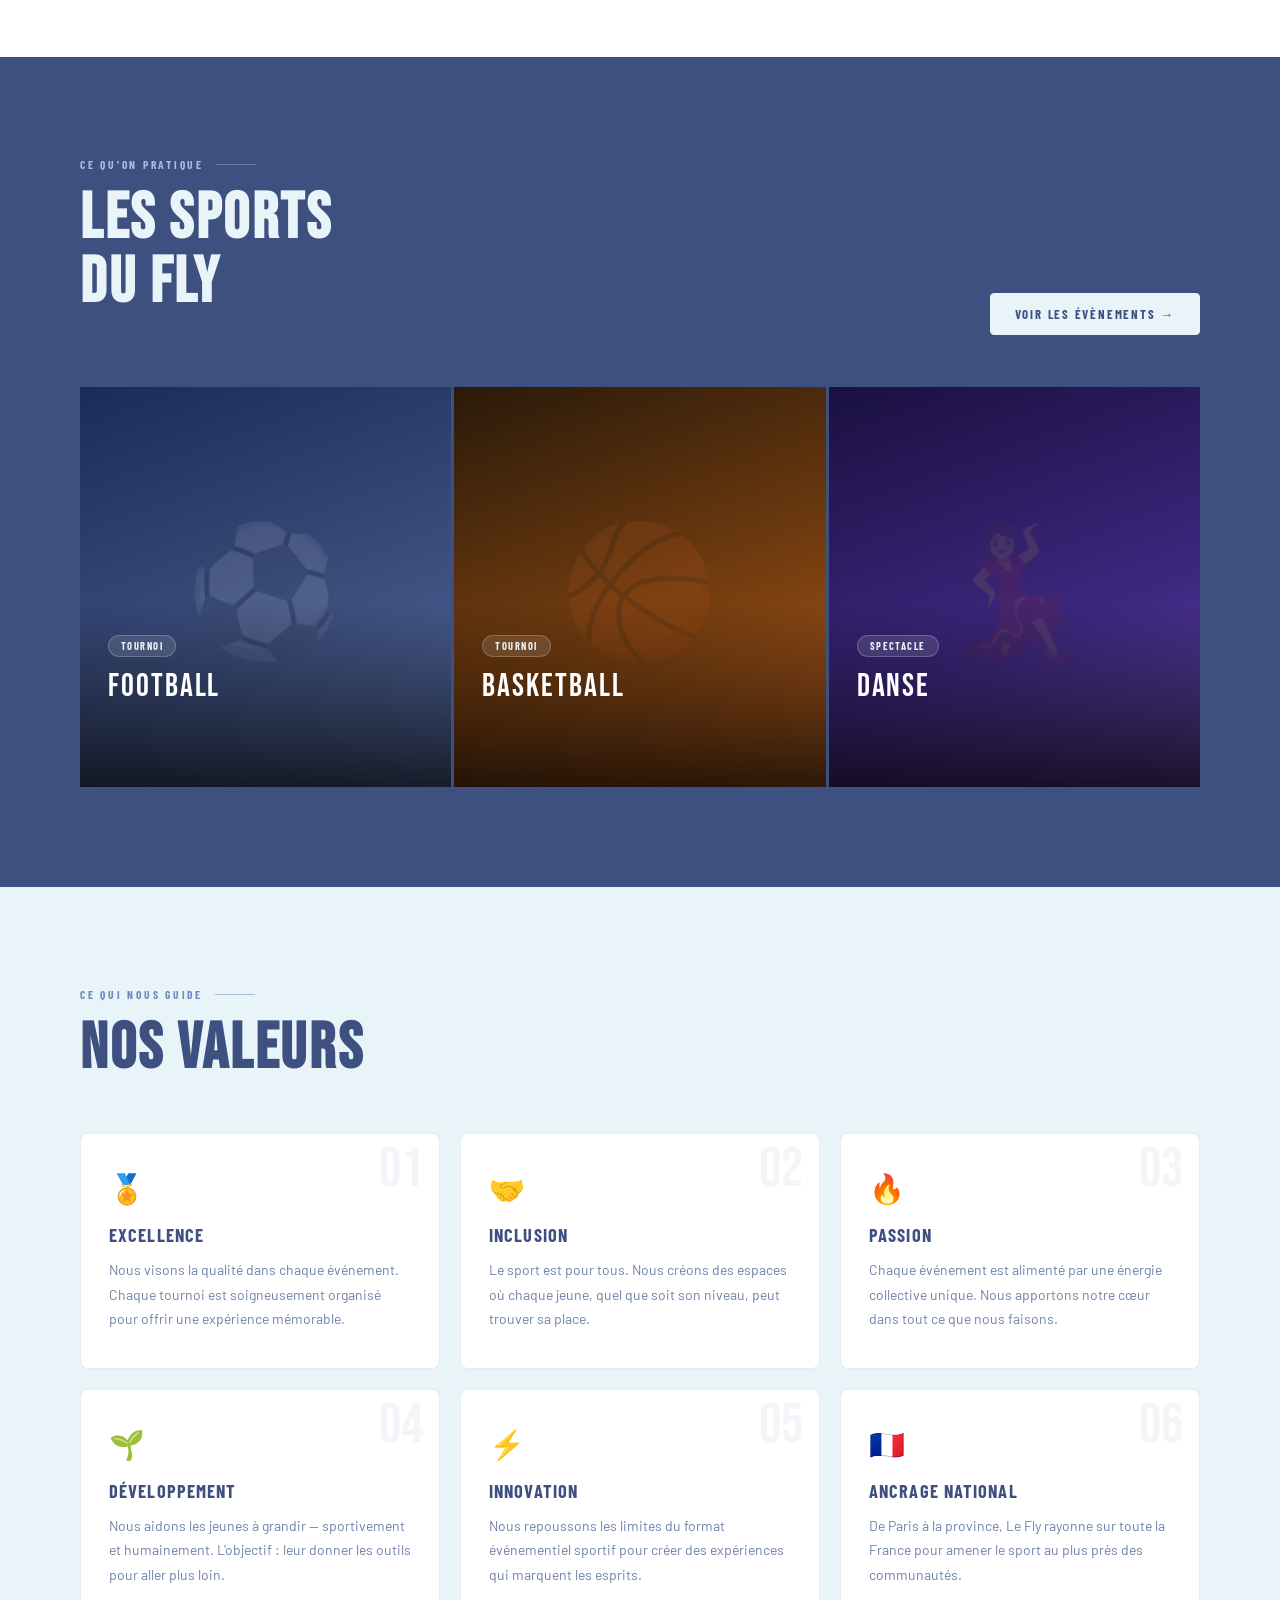
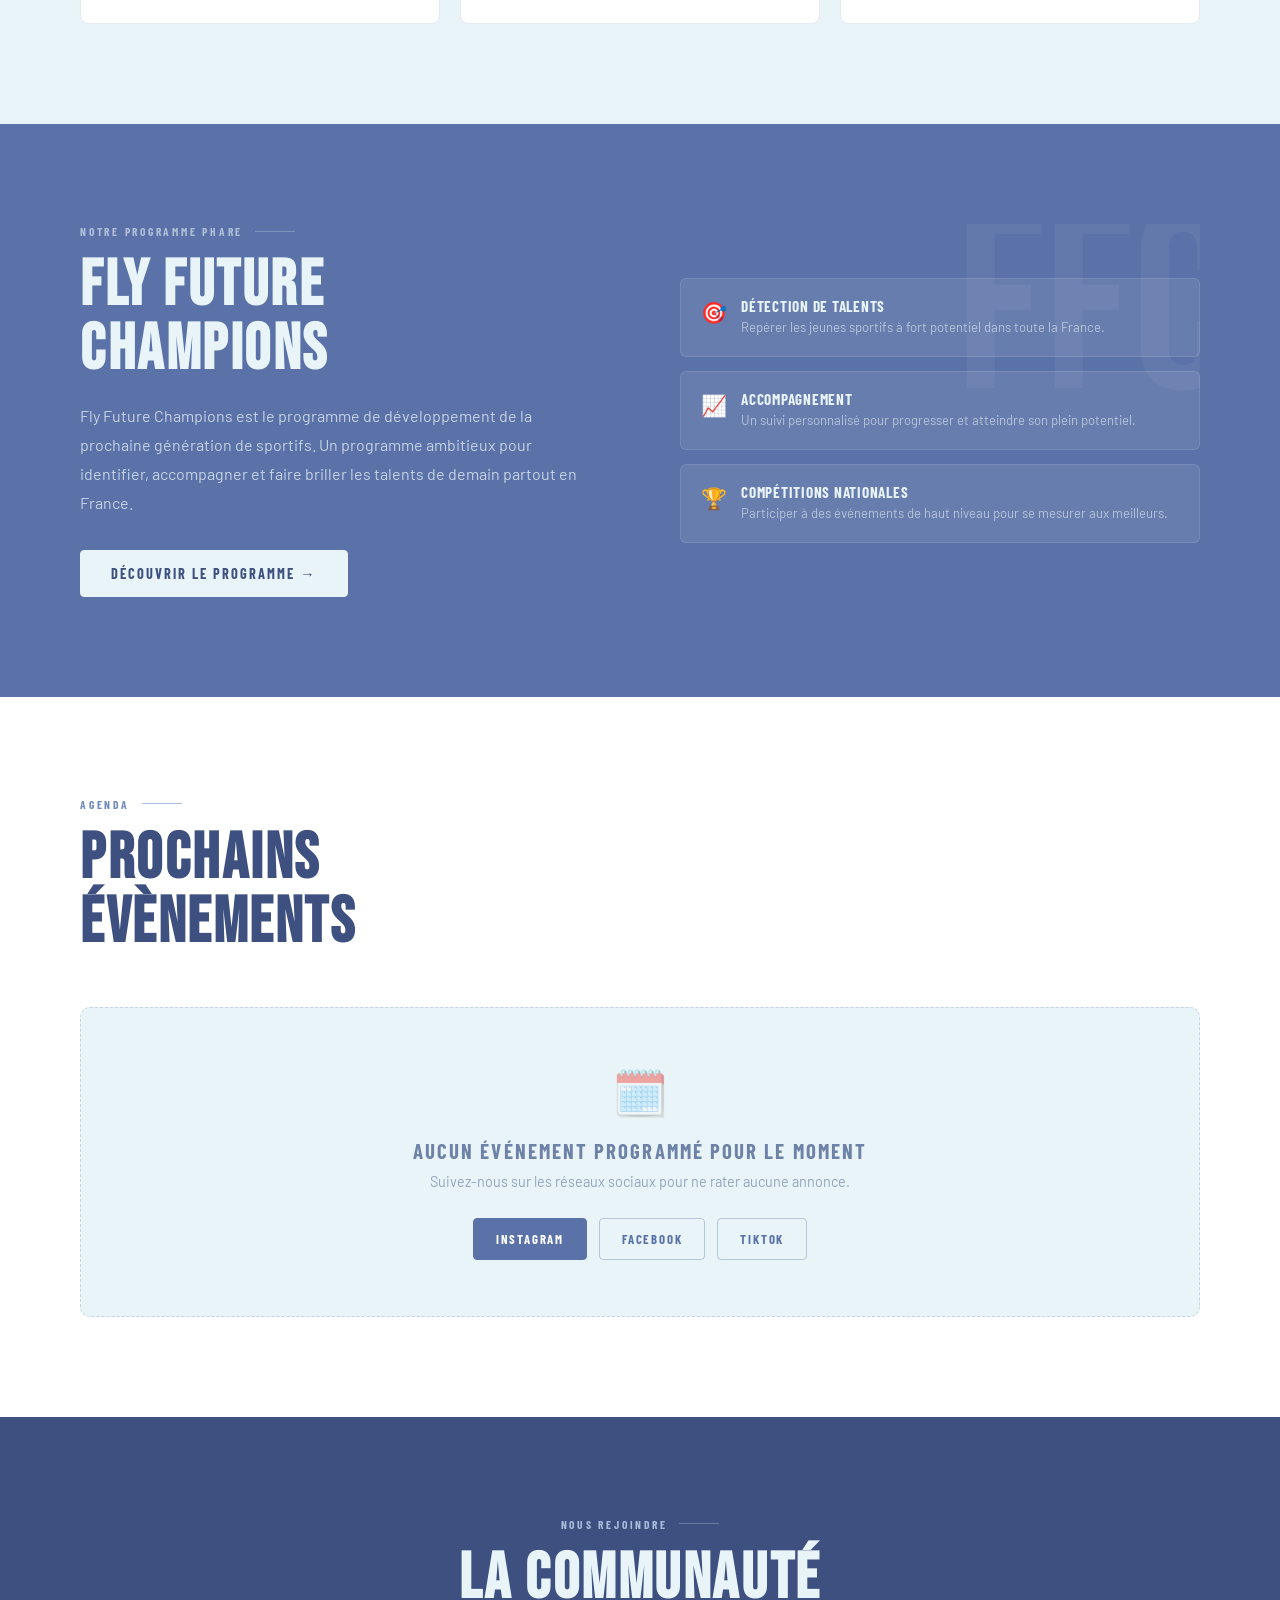
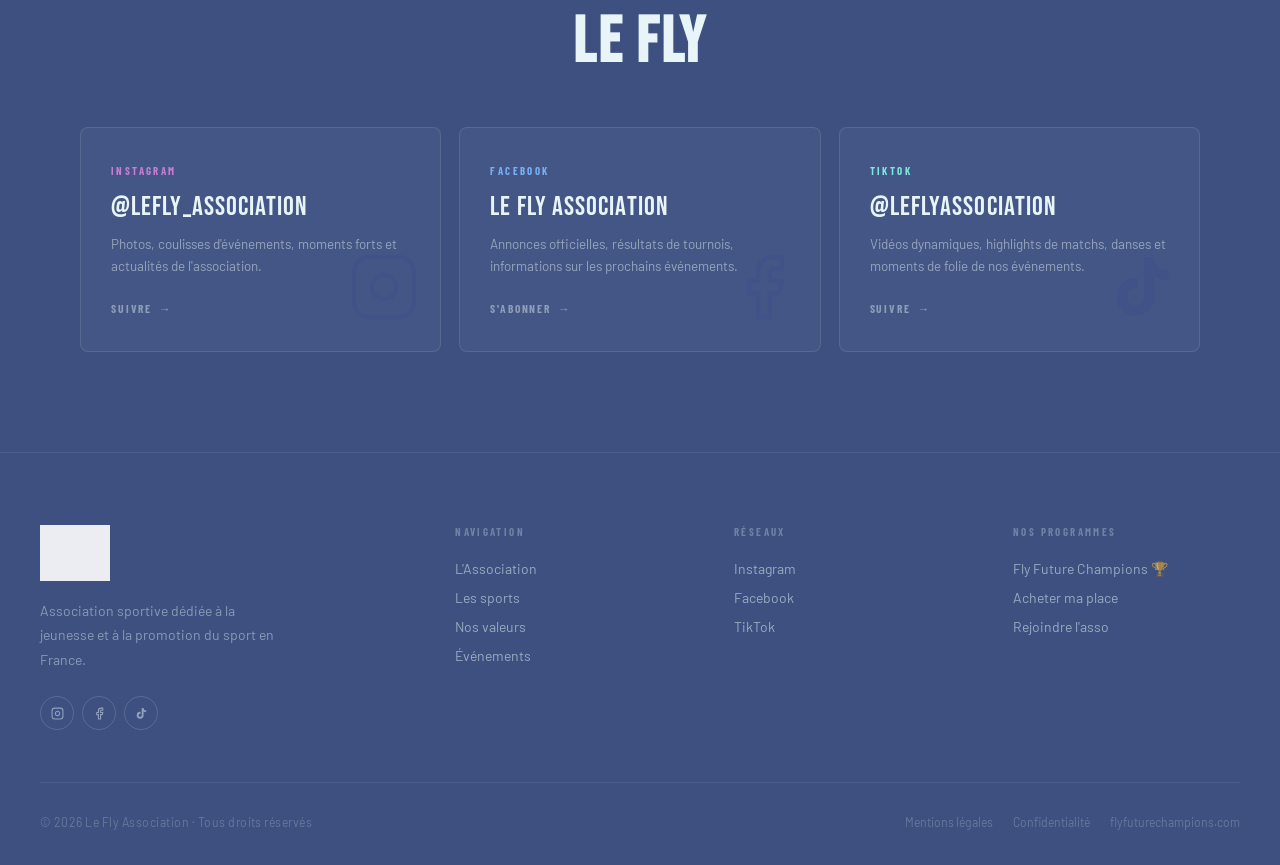
<file: lefly-2026.html>
<!DOCTYPE html>
<html lang="fr">
<head>
<meta charset="UTF-8">
<meta name="viewport" content="width=device-width, initial-scale=1.0">
<title>Le Fly Association — Sport, Passion, Liberté</title>
<link href="https://fonts.googleapis.com/css2?family=Bebas+Neue&family=Barlow+Condensed:wght@400;600;700;900&family=Barlow:ital,wght@0,300;0,400;0,600;0,800;1,400&display=swap" rel="stylesheet">
<style>
  :root {
    --blue:      #5B72A8;
    --blue-dark: #3d5080;
    --blue-mid:  #7089be;
    --blue-light:#a8bcdc;
    --ice:       #e8f4f8;
    --ice-dark:  #cde3ee;
    --white:     #ffffff;
    --text:      #2a3a5c;
    --text-soft: #6e82a8;
    --accent:    #e8a83a;
  }

  *, *::before, *::after { box-sizing: border-box; margin: 0; padding: 0; }
  html { scroll-behavior: smooth; }
  body {
    background: var(--ice);
    color: var(--text);
    font-family: 'Barlow', sans-serif;
    overflow-x: hidden;
    cursor: none;
  }

  /* CURSOR */
  .cursor { position: fixed; width: 10px; height: 10px; background: var(--blue); border-radius: 50%; pointer-events: none; z-index: 9999; transform: translate(-50%,-50%); transition: transform .15s, background .2s; }
  .cursor-ring { position: fixed; width: 32px; height: 32px; border: 1.5px solid var(--blue); border-radius: 50%; pointer-events: none; z-index: 9998; transform: translate(-50%,-50%); transition: transform .35s, opacity .3s; opacity: 0.5; }

  ::-webkit-scrollbar { width: 4px; }
  ::-webkit-scrollbar-track { background: var(--ice); }
  ::-webkit-scrollbar-thumb { background: var(--blue); border-radius: 2px; }

  /* ── HEADER ── */
  header {
    position: fixed; top: 0; left: 0; right: 0;
    z-index: 100;
    height: 72px;
    padding: 0 40px;
    display: flex; align-items: center; justify-content: space-between;
    background: rgba(232,244,248,0.92);
    backdrop-filter: blur(16px);
    -webkit-backdrop-filter: blur(16px);
    border-bottom: 1px solid rgba(91,114,168,0.12);
    transition: background .3s;
  }
  header.scrolled {
    background: rgba(255,255,255,0.96);
    box-shadow: 0 2px 20px rgba(91,114,168,0.1);
  }

  .logo-wrap {
    display: flex; align-items: center; gap: 10px;
    text-decoration: none;
  }
  .logo-img { height: 44px; width: auto; }
  .logo-text {
    font-family: 'Bebas Neue', sans-serif;
    font-size: 1.6rem;
    letter-spacing: 0.12em;
    color: var(--blue);
    display: none;
  }

  nav { display: flex; align-items: center; gap: 4px; }
  nav a {
    font-family: 'Barlow Condensed', sans-serif;
    font-size: 0.82rem; font-weight: 700;
    letter-spacing: 0.14em; text-transform: uppercase;
    color: var(--text-soft);
    text-decoration: none;
    padding: 7px 14px; border-radius: 3px;
    transition: color .2s, background .2s;
  }
  nav a:hover { color: var(--blue); background: rgba(91,114,168,0.08); }

  .header-ctas { display: flex; align-items: center; gap: 10px; }

  .social-icons { display: flex; align-items: center; gap: 6px; }
  .social-icons a {
    display: flex; align-items: center; justify-content: center;
    width: 32px; height: 32px;
    border-radius: 50%;
    border: 1.5px solid rgba(91,114,168,0.25);
    color: var(--text-soft);
    text-decoration: none;
    transition: all .25s;
  }
  .social-icons a:hover { border-color: var(--blue); color: var(--blue); background: rgba(91,114,168,0.08); }

  .btn {
    display: inline-flex; align-items: center; gap: 7px;
    font-family: 'Barlow Condensed', sans-serif;
    font-weight: 700; font-size: 0.8rem;
    letter-spacing: 0.14em; text-transform: uppercase;
    text-decoration: none;
    padding: 8px 18px; border-radius: 4px;
    transition: all .25s; white-space: nowrap;
  }
  .btn-blue { background: var(--blue); color: var(--white); border: 1.5px solid var(--blue); }
  .btn-blue:hover { background: var(--blue-dark); border-color: var(--blue-dark); transform: translateY(-1px); }
  .btn-outline { border: 1.5px solid rgba(91,114,168,0.35); color: var(--blue); }
  .btn-outline:hover { border-color: var(--blue); background: rgba(91,114,168,0.08); }
  .btn-accent { background: var(--accent); color: var(--white); border: 1.5px solid var(--accent); }
  .btn-accent:hover { background: #d4952a; border-color: #d4952a; transform: translateY(-1px); }

  /* ── HERO ── */
  #hero {
    min-height: 100vh;
    display: flex; align-items: center;
    padding: 100px 40px 60px;
    position: relative; overflow: hidden;
  }
  .hero-bg {
    position: absolute; inset: 0;
    background:
      radial-gradient(ellipse 70% 60% at 70% 40%, rgba(91,114,168,0.14) 0%, transparent 60%),
      radial-gradient(ellipse 50% 70% at 15% 70%, rgba(91,114,168,0.08) 0%, transparent 55%);
  }
  .hero-waves {
    position: absolute; bottom: 0; left: 0; right: 0;
    height: 180px; overflow: hidden;
  }
  .hero-waves svg { width: 100%; height: 100%; }

  .hero-grid {
    position: absolute; inset: 0;
    background-image:
      linear-gradient(rgba(91,114,168,.06) 1px, transparent 1px),
      linear-gradient(90deg, rgba(91,114,168,.06) 1px, transparent 1px);
    background-size: 60px 60px;
  }

  .hero-inner {
    position: relative; z-index: 2;
    display: grid; grid-template-columns: 1fr 1fr;
    gap: 80px; align-items: center;
    max-width: 1200px; margin: 0 auto; width: 100%;
  }

  .hero-left {}
  .hero-eyebrow {
    display: inline-flex; align-items: center; gap: 10px;
    font-family: 'Barlow Condensed', sans-serif;
    font-size: 0.75rem; font-weight: 700;
    letter-spacing: 0.24em; text-transform: uppercase;
    color: var(--blue-mid);
    margin-bottom: 24px;
    opacity: 0; animation: fadeUp .7s .2s forwards;
  }
  .hero-eyebrow::before { content: ''; display: block; width: 28px; height: 1.5px; background: var(--blue); }

  .hero-title {
    font-family: 'Bebas Neue', sans-serif;
    font-size: clamp(4rem, 9vw, 8rem);
    line-height: 0.92; letter-spacing: 0.03em;
    color: var(--blue-dark);
    margin-bottom: 28px;
    opacity: 0; animation: fadeUp .7s .32s forwards;
  }
  .hero-title em { font-style: normal; color: var(--blue); }
  .hero-title .stroke {
    -webkit-text-stroke: 2px var(--blue);
    color: transparent;
  }

  .hero-sub {
    font-size: 1.05rem; font-weight: 300; line-height: 1.75;
    color: var(--text-soft);
    max-width: 480px; margin-bottom: 40px;
    opacity: 0; animation: fadeUp .7s .44s forwards;
  }
  .hero-sub strong { color: var(--text); font-weight: 600; }

  .hero-actions {
    display: flex; gap: 12px; flex-wrap: wrap;
    opacity: 0; animation: fadeUp .7s .56s forwards;
  }

  .hero-right {
    display: flex; flex-direction: column; align-items: center; gap: 28px;
    opacity: 0; animation: fadeIn 1s .6s forwards;
  }
  .hero-logo-big {
    width: min(280px, 100%);
    background: transparent;
    mix-blend-mode: multiply;
    filter: drop-shadow(0 12px 40px rgba(91,114,168,0.18));
    animation: float 5s ease-in-out infinite;
  }
  .hero-sports-pills {
    display: flex; gap: 10px; flex-wrap: wrap; justify-content: center;
  }
  .pill {
    font-family: 'Barlow Condensed', sans-serif;
    font-size: 0.72rem; font-weight: 700; letter-spacing: 0.14em; text-transform: uppercase;
    padding: 7px 16px; border-radius: 20px;
    border: 1.5px solid rgba(91,114,168,0.25);
    color: var(--blue); background: rgba(91,114,168,0.06);
    display: flex; align-items: center; gap: 7px;
  }

  /* TICKER */
  .ticker-wrap { background: var(--blue); overflow: hidden; padding: 11px 0; }
  .ticker-track { display: flex; animation: ticker 25s linear infinite; white-space: nowrap; }
  .ticker-track span {
    font-family: 'Bebas Neue', sans-serif;
    font-size: 0.9rem; letter-spacing: 0.2em;
    color: var(--ice); padding: 0 32px;
  }
  .ticker-track span::before { content: '✦'; margin-right: 32px; opacity: 0.4; }

  /* ── SECTIONS ── */
  .section-inner { max-width: 1200px; margin: 0 auto; padding: 100px 40px; }
  .section-label {
    font-family: 'Barlow Condensed', sans-serif;
    font-size: 0.72rem; font-weight: 700; letter-spacing: 0.24em; text-transform: uppercase;
    color: var(--blue-mid);
    margin-bottom: 16px;
    display: flex; align-items: center; gap: 12px;
  }
  .section-label::after { content: ''; width: 40px; height: 1.5px; background: var(--blue-light); }
  .section-title {
    font-family: 'Bebas Neue', sans-serif;
    font-size: clamp(2.6rem, 5vw, 4.8rem);
    line-height: 1; letter-spacing: 0.04em;
    color: var(--blue-dark); margin-bottom: 20px;
  }

  /* ── À PROPOS ── */
  #about { background: var(--white); }
  .about-grid { display: grid; grid-template-columns: 1fr 1fr; gap: 80px; align-items: center; }

  .about-card {
    background: var(--ice);
    border: 1.5px solid rgba(91,114,168,0.15);
    border-radius: 8px; padding: 48px;
    position: relative; overflow: hidden;
  }
  .about-card::before {
    content: ''; position: absolute; top: 0; left: 0; right: 0; height: 4px;
    background: linear-gradient(90deg, var(--blue), var(--blue-light));
  }
  .about-card-watermark {
    position: absolute; right: -10px; bottom: -20px;
    font-family: 'Bebas Neue', sans-serif;
    font-size: 7rem; color: rgba(91,114,168,0.06);
    line-height: 1; pointer-events: none;
  }
  .stat-row { display: flex; gap: 36px; margin-top: 32px; }
  .stat-val { font-family: 'Bebas Neue', sans-serif; font-size: 2.4rem; color: var(--blue); line-height: 1; }
  .stat-lbl { font-size: 0.72rem; font-weight: 700; letter-spacing: 0.1em; text-transform: uppercase; color: var(--text-soft); margin-top: 3px; }

  .about-text p { font-size: 1rem; line-height: 1.8; color: var(--text-soft); margin-bottom: 18px; }
  .about-text p strong { color: var(--text); font-weight: 600; }
  .about-ctas { display: flex; gap: 12px; flex-wrap: wrap; margin-top: 32px; }

  /* ── SPORTS ── */
  #sports { background: var(--blue-dark); }
  #sports .section-label { color: var(--blue-light); }
  #sports .section-label::after { background: rgba(168,188,220,0.4); }
  #sports .section-title { color: var(--ice); }
  .sports-header { display: flex; align-items: flex-end; justify-content: space-between; margin-bottom: 52px; }

  .sports-grid { display: grid; grid-template-columns: repeat(3,1fr); gap: 3px; }
  .sport-card {
    position: relative; height: 400px; overflow: hidden; cursor: none;
  }
  .sport-bg { position: absolute; inset: 0; transition: transform .6s ease; }
  .sport-card:hover .sport-bg { transform: scale(1.05); }
  .sport-bg-foot   { background: linear-gradient(160deg, #1a2c5a 0%, #3d5080 60%, #5B72A8 100%); }
  .sport-bg-basket { background: linear-gradient(160deg, #2a1a0a 0%, #7a4010 60%, #b86020 100%); }
  .sport-bg-danse  { background: linear-gradient(160deg, #1a1040 0%, #3d2880 60%, #6848b0 100%); }

  .sport-icon-bg {
    position: absolute; inset: 0;
    display: flex; align-items: center; justify-content: center;
    font-size: 8rem; opacity: 0.1; transition: opacity .4s;
  }
  .sport-card:hover .sport-icon-bg { opacity: 0.18; }
  .sport-content {
    position: absolute; bottom: 0; left: 0; right: 0;
    padding: 32px 28px;
    background: linear-gradient(to top, rgba(0,0,0,0.85) 0%, transparent 100%);
    transform: translateY(24px); transition: transform .4s;
  }
  .sport-card:hover .sport-content { transform: translateY(0); }
  .sport-tag-pill {
    display: inline-block; background: rgba(255,255,255,0.12); border: 1px solid rgba(255,255,255,0.2);
    border-radius: 20px; padding: 4px 12px; font-size: 0.65rem; letter-spacing: 0.14em;
    text-transform: uppercase; font-weight: 700; color: var(--ice); margin-bottom: 10px;
    font-family: 'Barlow Condensed', sans-serif;
  }
  .sport-name { font-family: 'Bebas Neue', sans-serif; font-size: 2rem; letter-spacing: .06em; color: #fff; display: block; margin-bottom: 8px; }
  .sport-desc { font-size: 0.85rem; line-height: 1.6; color: rgba(255,255,255,0.55); opacity: 0; transition: opacity .4s .1s; }
  .sport-card:hover .sport-desc { opacity: 1; }

  /* ── VALEURS ── */
  #valeurs { background: var(--ice); }
  .valeurs-grid { display: grid; grid-template-columns: repeat(3,1fr); gap: 20px; margin-top: 52px; }
  .valeur-card {
    border: 1.5px solid rgba(91,114,168,0.15); border-radius: 8px;
    padding: 36px 28px; position: relative; overflow: hidden;
    background: var(--white);
    transition: border-color .3s, transform .3s, box-shadow .3s;
  }
  .valeur-card:hover { border-color: rgba(91,114,168,0.4); transform: translateY(-4px); box-shadow: 0 12px 40px rgba(91,114,168,0.12); }
  .valeur-num { font-family: 'Bebas Neue', sans-serif; font-size: 3.5rem; color: rgba(91,114,168,0.07); position: absolute; top: 8px; right: 16px; line-height: 1; }
  .valeur-icon { font-size: 1.8rem; margin-bottom: 18px; }
  .valeur-title { font-family: 'Barlow Condensed', sans-serif; font-size: 1.15rem; font-weight: 700; letter-spacing: .06em; text-transform: uppercase; color: var(--blue-dark); margin-bottom: 12px; }
  .valeur-desc { font-size: 0.875rem; line-height: 1.75; color: var(--text-soft); }

  /* ── FFC ── */
  #ffc { background: var(--blue); }
  .ffc-inner { display: grid; grid-template-columns: 1fr 1fr; gap: 80px; align-items: center; position: relative; overflow: hidden; }
  #ffc .section-label { color: rgba(232,244,248,0.6); }
  #ffc .section-label::after { background: rgba(232,244,248,0.25); }
  #ffc .section-title { color: var(--ice); }
  .ffc-text { font-size: 1rem; line-height: 1.8; color: rgba(232,244,248,0.75); margin-bottom: 32px; }
  .ffc-bg-num {
    position: absolute; right: -30px; top: -40px;
    font-family: 'Bebas Neue', sans-serif;
    font-size: 20vw; color: rgba(255,255,255,0.05);
    line-height: 1; pointer-events: none; white-space: nowrap;
  }
  .ffc-features { display: flex; flex-direction: column; gap: 14px; }
  .ffc-feat { display: flex; align-items: flex-start; gap: 14px; padding: 18px 20px; background: rgba(255,255,255,0.08); border-radius: 6px; border: 1px solid rgba(255,255,255,0.1); }
  .ffc-feat-icon { font-size: 1.3rem; flex-shrink: 0; margin-top: 2px; }
  .ffc-feat-title { font-family: 'Barlow Condensed', sans-serif; font-weight: 700; font-size: 0.95rem; letter-spacing: .05em; text-transform: uppercase; color: var(--ice); margin-bottom: 3px; }
  .ffc-feat-desc { font-size: 0.82rem; color: rgba(232,244,248,0.6); line-height: 1.5; }
  .btn-ice { background: var(--ice); color: var(--blue-dark); border: 1.5px solid var(--ice); }
  .btn-ice:hover { background: var(--white); border-color: var(--white); transform: translateY(-1px); }

  /* ── ÉVÉNEMENTS ── */
  #evenements { background: var(--white); }
  .events-empty {
    margin-top: 52px; border: 1.5px dashed rgba(91,114,168,0.25); border-radius: 10px;
    padding: 56px; text-align: center; background: var(--ice);
  }
  .events-icon { font-size: 2.8rem; margin-bottom: 18px; opacity: 0.45; }
  .events-empty h3 { font-family: 'Barlow Condensed', sans-serif; font-size: 1.3rem; font-weight: 700; letter-spacing: .1em; text-transform: uppercase; color: var(--text-soft); margin-bottom: 10px; }
  .events-empty p { font-size: 0.9rem; color: var(--text-soft); opacity: 0.7; margin-bottom: 28px; }
  .events-ctas { display: flex; gap: 12px; justify-content: center; flex-wrap: wrap; }

  /* ── SOCIALS ── */
  #socials { background: var(--blue-dark); }
  #socials .section-label { color: var(--blue-light); }
  #socials .section-label::after { background: rgba(168,188,220,0.4); }
  #socials .section-title { color: var(--ice); }
  .socials-intro { text-align: center; margin-bottom: 52px; }
  .socials-grid { display: grid; grid-template-columns: repeat(3,1fr); gap: 18px; }
  .social-card {
    display: flex; flex-direction: column;
    border: 1.5px solid rgba(255,255,255,0.1); border-radius: 8px;
    padding: 36px 30px; text-decoration: none;
    position: relative; overflow: hidden;
    transition: all .35s ease; background: rgba(255,255,255,0.04);
  }
  .social-card:hover { border-color: rgba(255,255,255,0.25); transform: translateY(-4px); background: rgba(255,255,255,0.08); }
  .social-platform { font-family: 'Barlow Condensed', sans-serif; font-size: 0.68rem; font-weight: 700; letter-spacing: .22em; text-transform: uppercase; margin-bottom: 14px; }
  .social-insta .social-platform { color: #c97ed4; }
  .social-fb .social-platform { color: #7ab0f5; }
  .social-tt .social-platform { color: #7de8df; }
  .social-handle { font-family: 'Bebas Neue', sans-serif; font-size: 1.7rem; letter-spacing: .04em; color: var(--ice); margin-bottom: 10px; }
  .social-desc { font-size: 0.84rem; line-height: 1.65; color: rgba(232,244,248,0.5); flex: 1; }
  .social-cta { margin-top: 24px; font-family: 'Barlow Condensed', sans-serif; font-size: 0.72rem; font-weight: 700; letter-spacing: .16em; text-transform: uppercase; color: rgba(232,244,248,0.45); display: flex; align-items: center; gap: 7px; transition: color .25s; }
  .social-card:hover .social-cta { color: var(--ice); }
  .social-cta::after { content: '→'; }
  .social-icon-bg { position: absolute; right: 20px; bottom: 14px; font-size: 4.5rem; opacity: 0.04; transition: opacity .4s, transform .4s; }
  .social-card:hover .social-icon-bg { opacity: 0.09; transform: scale(1.1) rotate(-5deg); }

  /* ── FOOTER ── */
  footer { background: var(--blue-dark); border-top: 1px solid rgba(255,255,255,0.08); padding: 72px 40px 36px; }
  .footer-inner { max-width: 1200px; margin: 0 auto; }
  .footer-top { display: grid; grid-template-columns: 1.6fr 1fr 1fr 1fr; gap: 52px; padding-bottom: 52px; border-bottom: 1px solid rgba(255,255,255,0.08); }
  .footer-brand .logo-wrap { margin-bottom: 18px; }
  .footer-logo { height: 56px; width: auto; filter: brightness(0) invert(1); opacity: 0.9; }
  .footer-brand p { font-size: 0.875rem; line-height: 1.75; color: rgba(232,244,248,0.45); max-width: 240px; margin-bottom: 24px; }
  .footer-social-row { display: flex; gap: 8px; }
  .footer-social-row a { display: flex; align-items: center; justify-content: center; width: 34px; height: 34px; border-radius: 50%; border: 1.5px solid rgba(255,255,255,0.15); color: rgba(232,244,248,0.5); text-decoration: none; font-size: 0.78rem; transition: all .25s; }
  .footer-social-row a:hover { border-color: var(--ice); color: var(--ice); background: rgba(255,255,255,0.08); }
  .footer-col h4 { font-family: 'Barlow Condensed', sans-serif; font-size: 0.68rem; font-weight: 700; letter-spacing: .22em; text-transform: uppercase; color: rgba(232,244,248,0.3); margin-bottom: 20px; }
  .footer-col ul { list-style: none; }
  .footer-col li { margin-bottom: 10px; }
  .footer-col a { font-size: 0.875rem; color: rgba(232,244,248,0.55); text-decoration: none; transition: color .2s; }
  .footer-col a:hover { color: var(--ice); }
  .footer-bottom { display: flex; align-items: center; justify-content: space-between; padding-top: 32px; }
  .footer-copy { font-size: 0.76rem; color: rgba(232,244,248,0.25); letter-spacing: .04em; }
  .footer-blinks { display: flex; gap: 20px; }
  .footer-blinks a { font-size: 0.76rem; color: rgba(232,244,248,0.25); text-decoration: none; transition: color .2s; }
  .footer-blinks a:hover { color: rgba(232,244,248,0.6); }

  /* ── ANIMATIONS ── */
  @keyframes fadeUp { from { opacity:0; transform:translateY(22px); } to { opacity:1; transform:translateY(0); } }
  @keyframes fadeIn { from { opacity:0; } to { opacity:1; } }
  @keyframes float { 0%,100% { transform: translateY(0); } 50% { transform: translateY(-14px); } }
  @keyframes ticker { from { transform:translateX(0); } to { transform:translateX(-50%); } }
  @keyframes scrollLine { 0%,100% { opacity:.3; transform:scaleY(1); } 50% { opacity:1; transform:scaleY(.65); } }

  .reveal { opacity:0; transform:translateY(28px); transition: opacity .7s ease, transform .7s ease; }
  .reveal.visible { opacity:1; transform:translateY(0); }
  .reveal-d1 { transition-delay: .1s; }
  .reveal-d2 { transition-delay: .2s; }
  .reveal-d3 { transition-delay: .3s; }

  .hero-scroll { position: absolute; bottom: 28px; left: 50%; transform: translateX(-50%); display: flex; flex-direction: column; align-items: center; gap: 8px; opacity:0; animation: fadeIn 1s 1.1s forwards; }
  .hero-scroll span { font-family:'Barlow Condensed',sans-serif; font-size:.62rem; letter-spacing:.22em; text-transform:uppercase; color:var(--text-soft); }
  .scroll-line { width:1px; height:36px; background: linear-gradient(to bottom, var(--blue), transparent); animation: scrollLine 2s ease infinite; }

  /* RESPONSIVE */
  @media (max-width:900px) {
    header { padding:0 20px; }
    nav { display:none; }
    .hero-inner { grid-template-columns:1fr; gap:40px; }
    .hero-right { display:none; }
    .section-inner { padding:64px 20px; }
    .about-grid { grid-template-columns:1fr; gap:36px; }
    .sports-grid { grid-template-columns:1fr; }
    .sport-card { height:260px; }
    .valeurs-grid { grid-template-columns:1fr 1fr; }
    .ffc-inner { grid-template-columns:1fr; gap:36px; }
    .socials-grid { grid-template-columns:1fr; }
    .footer-top { grid-template-columns:1fr 1fr; gap:36px; }
    footer { padding:52px 20px 28px; }
    .footer-bottom { flex-direction:column; gap:14px; text-align:center; }
  }
  @media (max-width:540px) {
    .valeurs-grid { grid-template-columns:1fr; }
    .header-ctas .btn-outline { display:none; }
  }
</style>
</head>
<body>

<div class="cursor" id="cursor"></div>
<div class="cursor-ring" id="cursorRing"></div>

<!-- HEADER -->
<header id="siteHeader">
  <a href="#" class="logo-wrap">
    <img src="[data-uri]" alt="Le Fly Association" class="logo-img">
  </a>

  <nav>
    <a href="#about">L'Association</a>
    <a href="#sports">Sports</a>
    <a href="#valeurs">Valeurs</a>
    <a href="#evenements">Évènements</a>
  </nav>

  <div class="header-ctas">
    <div class="social-icons">
      <a href="https://www.instagram.com/lefly_association/" target="_blank" title="Instagram">
        <svg width="13" height="13" viewBox="0 0 24 24" fill="none" stroke="currentColor" stroke-width="2" stroke-linecap="round" stroke-linejoin="round"><rect x="2" y="2" width="20" height="20" rx="5"/><path d="M16 11.37A4 4 0 1 1 12.63 8 4 4 0 0 1 16 11.37z"/><line x1="17.5" y1="6.5" x2="17.51" y2="6.5"/></svg>
      </a>
      <a href="https://www.facebook.com/leflyassociation/" target="_blank" title="Facebook">
        <svg width="13" height="13" viewBox="0 0 24 24" fill="none" stroke="currentColor" stroke-width="2" stroke-linecap="round" stroke-linejoin="round"><path d="M18 2h-3a5 5 0 0 0-5 5v3H7v4h3v8h4v-8h3l1-4h-4V7a1 1 0 0 1 1-1h3z"/></svg>
      </a>
      <a href="https://www.tiktok.com/@leflyassociation" target="_blank" title="TikTok">
        <svg width="13" height="13" viewBox="0 0 24 24" fill="currentColor"><path d="M19.59 6.69a4.83 4.83 0 0 1-3.77-4.25V2h-3.45v13.67a2.89 2.89 0 0 1-2.88 2.5 2.89 2.89 0 0 1-2.89-2.89 2.89 2.89 0 0 1 2.89-2.89c.28 0 .54.04.79.1V9.01a6.27 6.27 0 0 0-.79-.05 6.34 6.34 0 0 0-6.34 6.34 6.34 6.34 0 0 0 6.34 6.34 6.34 6.34 0 0 0 6.33-6.34v-7a8.16 8.16 0 0 0 4.77 1.52V6.4a4.85 4.85 0 0 1-1-.29z"/></svg>
      </a>
    </div>
    <a href="https://flyfuturechampions.com/" target="_blank" class="btn btn-outline">Fly Future Champions</a>
    <a href="#evenements" class="btn btn-blue">Acheter ma place</a>
  </div>
</header>

<!-- HERO -->
<section id="hero">
  <div class="hero-bg"></div>
  <div class="hero-grid"></div>
  <div class="hero-inner">
    <div class="hero-left">
      <div class="hero-eyebrow">Association Sportive · France</div>
      <h1 class="hero-title">
        SPORT<br>
        <em>PASSION</em><br>
        <span class="stroke">LIBERTÉ</span>
      </h1>
      <p class="hero-sub">
        Le Fly, c'est bien plus qu'une association. C'est un mouvement qui donne aux <strong>jeunes sportifs</strong> l'élan pour se dépasser, créer des liens et vivre des moments inoubliables — sur le terrain comme en dehors.
      </p>
      <div class="hero-actions">
        <a href="#evenements" class="btn btn-blue" style="padding:13px 28px;font-size:.9rem;">Voir les évènements</a>
        <a href="https://flyfuturechampions.com/" target="_blank" class="btn btn-accent" style="padding:13px 28px;font-size:.9rem;">🏆 Fly Future Champions</a>
        <a href="#about" class="btn btn-outline" style="padding:13px 28px;font-size:.9rem;">Notre histoire</a>
      </div>
    </div>
    <div class="hero-right">
      <img src="[data-uri]" alt="Le Fly" class="hero-logo-big">
      <div class="hero-sports-pills">
        <span class="pill">⚽ Football</span>
        <span class="pill">🏀 Basketball</span>
        <span class="pill">💃 Danse</span>
      </div>
    </div>
  </div>
  <div class="hero-scroll">
    <div class="scroll-line"></div>
    <span>Scroll</span>
  </div>
  <div class="hero-waves">
    <svg viewBox="0 0 1440 180" preserveAspectRatio="none" xmlns="http://www.w3.org/2000/svg">
      <path d="M0,80 C240,140 480,20 720,80 C960,140 1200,20 1440,80 L1440,180 L0,180 Z" fill="rgba(91,114,168,0.08)"/>
      <path d="M0,110 C360,50 720,160 1080,100 C1260,70 1380,130 1440,110 L1440,180 L0,180 Z" fill="rgba(91,114,168,0.05)"/>
    </svg>
  </div>
</section>

<!-- TICKER -->
<div class="ticker-wrap">
  <div class="ticker-track">
    <span>Football</span><span>Basketball</span><span>Danse</span><span>Tournois</span><span>Jeunesse</span><span>France</span><span>Passion</span><span>Le Fly</span><span>Compétition</span>
    <span>Football</span><span>Basketball</span><span>Danse</span><span>Tournois</span><span>Jeunesse</span><span>France</span><span>Passion</span><span>Le Fly</span><span>Compétition</span>
  </div>
</div>

<!-- À PROPOS -->
<section id="about">
  <div class="section-inner">
    <div class="about-grid">
      <div class="about-card reveal">
        <div class="about-card-watermark">FLY</div>
        <div class="section-label">L'Association</div>
        <h2 class="section-title" style="font-size:2.8rem;">On fait bouger<br>la France</h2>
        <div class="stat-row">
          <div class="stat"><div class="stat-val">3+</div><div class="stat-lbl">Sports</div></div>
          <div class="stat"><div class="stat-val">100%</div><div class="stat-lbl">Passion</div></div>
          <div class="stat"><div class="stat-val">FR</div><div class="stat-lbl">National</div></div>
        </div>
      </div>
      <div class="about-text reveal reveal-d2">
        <div class="section-label">Qui sommes-nous</div>
        <h2 class="section-title">Un mouvement<br>sportif unique</h2>
        <p>Bienvenue sur le site de <strong>Le Fly Association</strong>, une organisation dédiée à la promotion du sport pour les amateurs. Nous organisons des tournois de <strong>basketball, football et danse</strong> dans toute la France.</p>
        <p>Notre objectif est de donner aux jeunes sportifs la possibilité de <strong>se développer, s'amuser et tisser des liens</strong> dans un environnement compétitif mais amical.</p>
        <p>Nous sommes fiers de fournir des événements bien organisés et de haute qualité qui laissent une impression durable sur les participants.</p>
        <div class="about-ctas">
          <a href="#evenements" class="btn btn-blue" style="padding:12px 26px;">Rejoindre un tournoi</a>
          <a href="https://flyfuturechampions.com/" target="_blank" class="btn btn-outline" style="padding:12px 26px;">Fly Future Champions →</a>
        </div>
      </div>
    </div>
  </div>
</section>

<!-- SPORTS -->
<section id="sports">
  <div class="section-inner">
    <div class="sports-header reveal">
      <div>
        <div class="section-label">Ce qu'on pratique</div>
        <h2 class="section-title">Les sports<br>du Fly</h2>
      </div>
      <a href="#evenements" class="btn btn-ice" style="padding:12px 24px;">Voir les évènements →</a>
    </div>
    <div class="sports-grid">
      <div class="sport-card reveal">
        <div class="sport-bg sport-bg-foot"></div>
        <div class="sport-icon-bg">⚽</div>
        <div class="sport-content">
          <span class="sport-tag-pill">Tournoi</span>
          <span class="sport-name">Football</span>
          <p class="sport-desc">Des tournois de foot intenses, bien organisés, pour tous les niveaux. L'occasion de s'exprimer sur le terrain et de vivre la passion du ballon rond.</p>
        </div>
      </div>
      <div class="sport-card reveal reveal-d1">
        <div class="sport-bg sport-bg-basket"></div>
        <div class="sport-icon-bg">🏀</div>
        <div class="sport-content">
          <span class="sport-tag-pill">Tournoi</span>
          <span class="sport-name">Basketball</span>
          <p class="sport-desc">Compétitions de basket dynamiques où chaque équipe donne le meilleur d'elle-même. Esprit d'équipe et adrénaline garantis.</p>
        </div>
      </div>
      <div class="sport-card reveal reveal-d2">
        <div class="sport-bg sport-bg-danse"></div>
        <div class="sport-icon-bg">💃</div>
        <div class="sport-content">
          <span class="sport-tag-pill">Spectacle</span>
          <span class="sport-name">Danse</span>
          <p class="sport-desc">L'expression corporelle à son sommet. Des compétitions où créativité, technique et énergie se rencontrent sur scène.</p>
        </div>
      </div>
    </div>
  </div>
</section>

<!-- VALEURS -->
<section id="valeurs">
  <div class="section-inner">
    <div class="reveal">
      <div class="section-label">Ce qui nous guide</div>
      <h2 class="section-title">Nos valeurs</h2>
    </div>
    <div class="valeurs-grid">
      <div class="valeur-card reveal"><div class="valeur-num">01</div><div class="valeur-icon">🏅</div><div class="valeur-title">Excellence</div><p class="valeur-desc">Nous visons la qualité dans chaque événement. Chaque tournoi est soigneusement organisé pour offrir une expérience mémorable.</p></div>
      <div class="valeur-card reveal reveal-d1"><div class="valeur-num">02</div><div class="valeur-icon">🤝</div><div class="valeur-title">Inclusion</div><p class="valeur-desc">Le sport est pour tous. Nous créons des espaces où chaque jeune, quel que soit son niveau, peut trouver sa place.</p></div>
      <div class="valeur-card reveal reveal-d2"><div class="valeur-num">03</div><div class="valeur-icon">🔥</div><div class="valeur-title">Passion</div><p class="valeur-desc">Chaque événement est alimenté par une énergie collective unique. Nous apportons notre cœur dans tout ce que nous faisons.</p></div>
      <div class="valeur-card reveal"><div class="valeur-num">04</div><div class="valeur-icon">🌱</div><div class="valeur-title">Développement</div><p class="valeur-desc">Nous aidons les jeunes à grandir — sportivement et humainement. L'objectif : leur donner les outils pour aller plus loin.</p></div>
      <div class="valeur-card reveal reveal-d1"><div class="valeur-num">05</div><div class="valeur-icon">⚡</div><div class="valeur-title">Innovation</div><p class="valeur-desc">Nous repoussons les limites du format événementiel sportif pour créer des expériences qui marquent les esprits.</p></div>
      <div class="valeur-card reveal reveal-d2"><div class="valeur-num">06</div><div class="valeur-icon">🇫🇷</div><div class="valeur-title">Ancrage national</div><p class="valeur-desc">De Paris à la province, Le Fly rayonne sur toute la France pour amener le sport au plus près des communautés.</p></div>
    </div>
  </div>
</section>

<!-- FLY FUTURE CHAMPIONS -->
<section id="ffc">
  <div class="section-inner">
    <div class="ffc-inner">
      <div class="ffc-bg-num">FFC</div>
      <div class="reveal">
        <div class="section-label">Notre programme phare</div>
        <h2 class="section-title">Fly Future<br>Champions</h2>
        <p class="ffc-text">Fly Future Champions est le programme de développement de la prochaine génération de sportifs. Un programme ambitieux pour identifier, accompagner et faire briller les talents de demain partout en France.</p>
        <a href="https://flyfuturechampions.com/" target="_blank" class="btn btn-ice" style="padding:14px 30px;font-size:.9rem;">Découvrir le programme →</a>
      </div>
      <div class="ffc-features reveal reveal-d2">
        <div class="ffc-feat"><div class="ffc-feat-icon">🎯</div><div><div class="ffc-feat-title">Détection de talents</div><p class="ffc-feat-desc">Repérer les jeunes sportifs à fort potentiel dans toute la France.</p></div></div>
        <div class="ffc-feat"><div class="ffc-feat-icon">📈</div><div><div class="ffc-feat-title">Accompagnement</div><p class="ffc-feat-desc">Un suivi personnalisé pour progresser et atteindre son plein potentiel.</p></div></div>
        <div class="ffc-feat"><div class="ffc-feat-icon">🏆</div><div><div class="ffc-feat-title">Compétitions nationales</div><p class="ffc-feat-desc">Participer à des événements de haut niveau pour se mesurer aux meilleurs.</p></div></div>
      </div>
    </div>
  </div>
</section>

<!-- ÉVÉNEMENTS -->
<section id="evenements">
  <div class="section-inner">
    <div class="reveal">
      <div class="section-label">Agenda</div>
      <h2 class="section-title">Prochains<br>évènements</h2>
    </div>
    <div class="events-empty reveal">
      <div class="events-icon">🗓️</div>
      <h3>Aucun événement programmé pour le moment</h3>
      <p>Suivez-nous sur les réseaux sociaux pour ne rater aucune annonce.</p>
      <div class="events-ctas">
        <a href="https://www.instagram.com/lefly_association/" target="_blank" class="btn btn-blue" style="padding:12px 22px;">Instagram</a>
        <a href="https://www.facebook.com/leflyassociation/" target="_blank" class="btn btn-outline" style="padding:12px 22px;">Facebook</a>
        <a href="https://www.tiktok.com/@leflyassociation" target="_blank" class="btn btn-outline" style="padding:12px 22px;">TikTok</a>
      </div>
    </div>
  </div>
</section>

<!-- RÉSEAUX SOCIAUX -->
<section id="socials">
  <div class="section-inner">
    <div class="socials-intro reveal">
      <div class="section-label" style="justify-content:center;">Nous rejoindre</div>
      <h2 class="section-title" style="text-align:center;">La communauté<br>Le Fly</h2>
    </div>
    <div class="socials-grid">
      <a href="https://www.instagram.com/lefly_association/" target="_blank" class="social-card social-insta reveal">
        <div class="social-platform">Instagram</div>
        <div class="social-handle">@lefly_association</div>
        <p class="social-desc">Photos, coulisses d'événements, moments forts et actualités de l'association.</p>
        <div class="social-cta">Suivre</div>
        <div class="social-icon-bg"><svg viewBox="0 0 24 24" fill="none" stroke="currentColor" stroke-width="1.5" width="1em" height="1em"><rect x="2" y="2" width="20" height="20" rx="5"/><path d="M16 11.37A4 4 0 1 1 12.63 8 4 4 0 0 1 16 11.37z"/><line x1="17.5" y1="6.5" x2="17.51" y2="6.5"/></svg></div>
      </a>
      <a href="https://www.facebook.com/leflyassociation/" target="_blank" class="social-card social-fb reveal reveal-d1">
        <div class="social-platform">Facebook</div>
        <div class="social-handle">Le Fly Association</div>
        <p class="social-desc">Annonces officielles, résultats de tournois, informations sur les prochains événements.</p>
        <div class="social-cta">S'abonner</div>
        <div class="social-icon-bg"><svg viewBox="0 0 24 24" fill="none" stroke="currentColor" stroke-width="1.5" width="1em" height="1em"><path d="M18 2h-3a5 5 0 0 0-5 5v3H7v4h3v8h4v-8h3l1-4h-4V7a1 1 0 0 1 1-1h3z"/></svg></div>
      </a>
      <a href="https://www.tiktok.com/@leflyassociation" target="_blank" class="social-card social-tt reveal reveal-d2">
        <div class="social-platform">TikTok</div>
        <div class="social-handle">@leflyassociation</div>
        <p class="social-desc">Vidéos dynamiques, highlights de matchs, danses et moments de folie de nos événements.</p>
        <div class="social-cta">Suivre</div>
        <div class="social-icon-bg"><svg viewBox="0 0 24 24" fill="currentColor" width="1em" height="1em"><path d="M19.59 6.69a4.83 4.83 0 0 1-3.77-4.25V2h-3.45v13.67a2.89 2.89 0 0 1-2.88 2.5 2.89 2.89 0 0 1-2.89-2.89 2.89 2.89 0 0 1 2.89-2.89c.28 0 .54.04.79.1V9.01a6.27 6.27 0 0 0-.79-.05 6.34 6.34 0 0 0-6.34 6.34 6.34 6.34 0 0 0 6.34 6.34 6.34 6.34 0 0 0 6.33-6.34v-7a8.16 8.16 0 0 0 4.77 1.52V6.4a4.85 4.85 0 0 1-1-.29z"/></svg></div>
      </a>
    </div>
  </div>
</section>

<!-- FOOTER -->
<footer>
  <div class="footer-inner">
    <div class="footer-top">
      <div class="footer-brand">
        <a href="#" class="logo-wrap"><img src="[data-uri]" alt="Le Fly" class="footer-logo"></a>
        <p>Association sportive dédiée à la jeunesse et à la promotion du sport en France.</p>
        <div class="footer-social-row">
          <a href="https://www.instagram.com/lefly_association/" target="_blank">
            <svg width="13" height="13" viewBox="0 0 24 24" fill="none" stroke="currentColor" stroke-width="2"><rect x="2" y="2" width="20" height="20" rx="5"/><path d="M16 11.37A4 4 0 1 1 12.63 8 4 4 0 0 1 16 11.37z"/><line x1="17.5" y1="6.5" x2="17.51" y2="6.5"/></svg>
          </a>
          <a href="https://www.facebook.com/leflyassociation/" target="_blank">
            <svg width="13" height="13" viewBox="0 0 24 24" fill="none" stroke="currentColor" stroke-width="2"><path d="M18 2h-3a5 5 0 0 0-5 5v3H7v4h3v8h4v-8h3l1-4h-4V7a1 1 0 0 1 1-1h3z"/></svg>
          </a>
          <a href="https://www.tiktok.com/@leflyassociation" target="_blank">
            <svg width="13" height="13" viewBox="0 0 24 24" fill="currentColor"><path d="M19.59 6.69a4.83 4.83 0 0 1-3.77-4.25V2h-3.45v13.67a2.89 2.89 0 0 1-2.88 2.5 2.89 2.89 0 0 1-2.89-2.89 2.89 2.89 0 0 1 2.89-2.89c.28 0 .54.04.79.1V9.01a6.27 6.27 0 0 0-.79-.05 6.34 6.34 0 0 0-6.34 6.34 6.34 6.34 0 0 0 6.34 6.34 6.34 6.34 0 0 0 6.33-6.34v-7a8.16 8.16 0 0 0 4.77 1.52V6.4a4.85 4.85 0 0 1-1-.29z"/></svg>
          </a>
        </div>
      </div>
      <div class="footer-col">
        <h4>Navigation</h4>
        <ul>
          <li><a href="#about">L'Association</a></li>
          <li><a href="#sports">Les sports</a></li>
          <li><a href="#valeurs">Nos valeurs</a></li>
          <li><a href="#evenements">Événements</a></li>
        </ul>
      </div>
      <div class="footer-col">
        <h4>Réseaux</h4>
        <ul>
          <li><a href="https://www.instagram.com/lefly_association/" target="_blank">Instagram</a></li>
          <li><a href="https://www.facebook.com/leflyassociation/" target="_blank">Facebook</a></li>
          <li><a href="https://www.tiktok.com/@leflyassociation" target="_blank">TikTok</a></li>
        </ul>
      </div>
      <div class="footer-col">
        <h4>Nos programmes</h4>
        <ul>
          <li><a href="https://flyfuturechampions.com/" target="_blank">Fly Future Champions 🏆</a></li>
          <li><a href="#evenements">Acheter ma place</a></li>
          <li><a href="#about">Rejoindre l'asso</a></li>
        </ul>
      </div>
    </div>
    <div class="footer-bottom">
      <p class="footer-copy">© 2026 Le Fly Association · Tous droits réservés</p>
      <div class="footer-blinks">
        <a href="#">Mentions légales</a>
        <a href="#">Confidentialité</a>
        <a href="https://flyfuturechampions.com/" target="_blank">flyfuturechampions.com</a>
      </div>
    </div>
  </div>
</footer>

<script>
  // Inject logo as base64
  const LOGO_B64 = "[data-uri]";
  document.querySelectorAll('img[src="[data-uri]"]').forEach(img => img.src = LOGO_B64);

  // Cursor
  const cursor = document.getElementById('cursor');
  const ring = document.getElementById('cursorRing');
  let mx=0,my=0,rx=0,ry=0;
  document.addEventListener('mousemove', e => {
    mx=e.clientX; my=e.clientY;
    cursor.style.left=mx+'px'; cursor.style.top=my+'px';
  });
  (function animRing(){
    rx+=(mx-rx)*.12; ry+=(my-ry)*.12;
    ring.style.left=rx+'px'; ring.style.top=ry+'px';
    requestAnimationFrame(animRing);
  })();
  document.querySelectorAll('a,button').forEach(el=>{
    el.addEventListener('mouseenter',()=>{ cursor.style.transform='translate(-50%,-50%) scale(2)'; ring.style.opacity='0'; });
    el.addEventListener('mouseleave',()=>{ cursor.style.transform='translate(-50%,-50%) scale(1)'; ring.style.opacity='0.5'; });
  });

  // Header scroll
  const hdr = document.getElementById('siteHeader');
  window.addEventListener('scroll',()=>hdr.classList.toggle('scrolled', window.scrollY>40));

  // Reveal
  const io = new IntersectionObserver(entries=>entries.forEach(e=>{if(e.isIntersecting){e.target.classList.add('visible');io.unobserve(e.target);}}),{threshold:.08});
  document.querySelectorAll('.reveal').forEach(el=>io.observe(el));
</script>
</body>
</html>
</file>
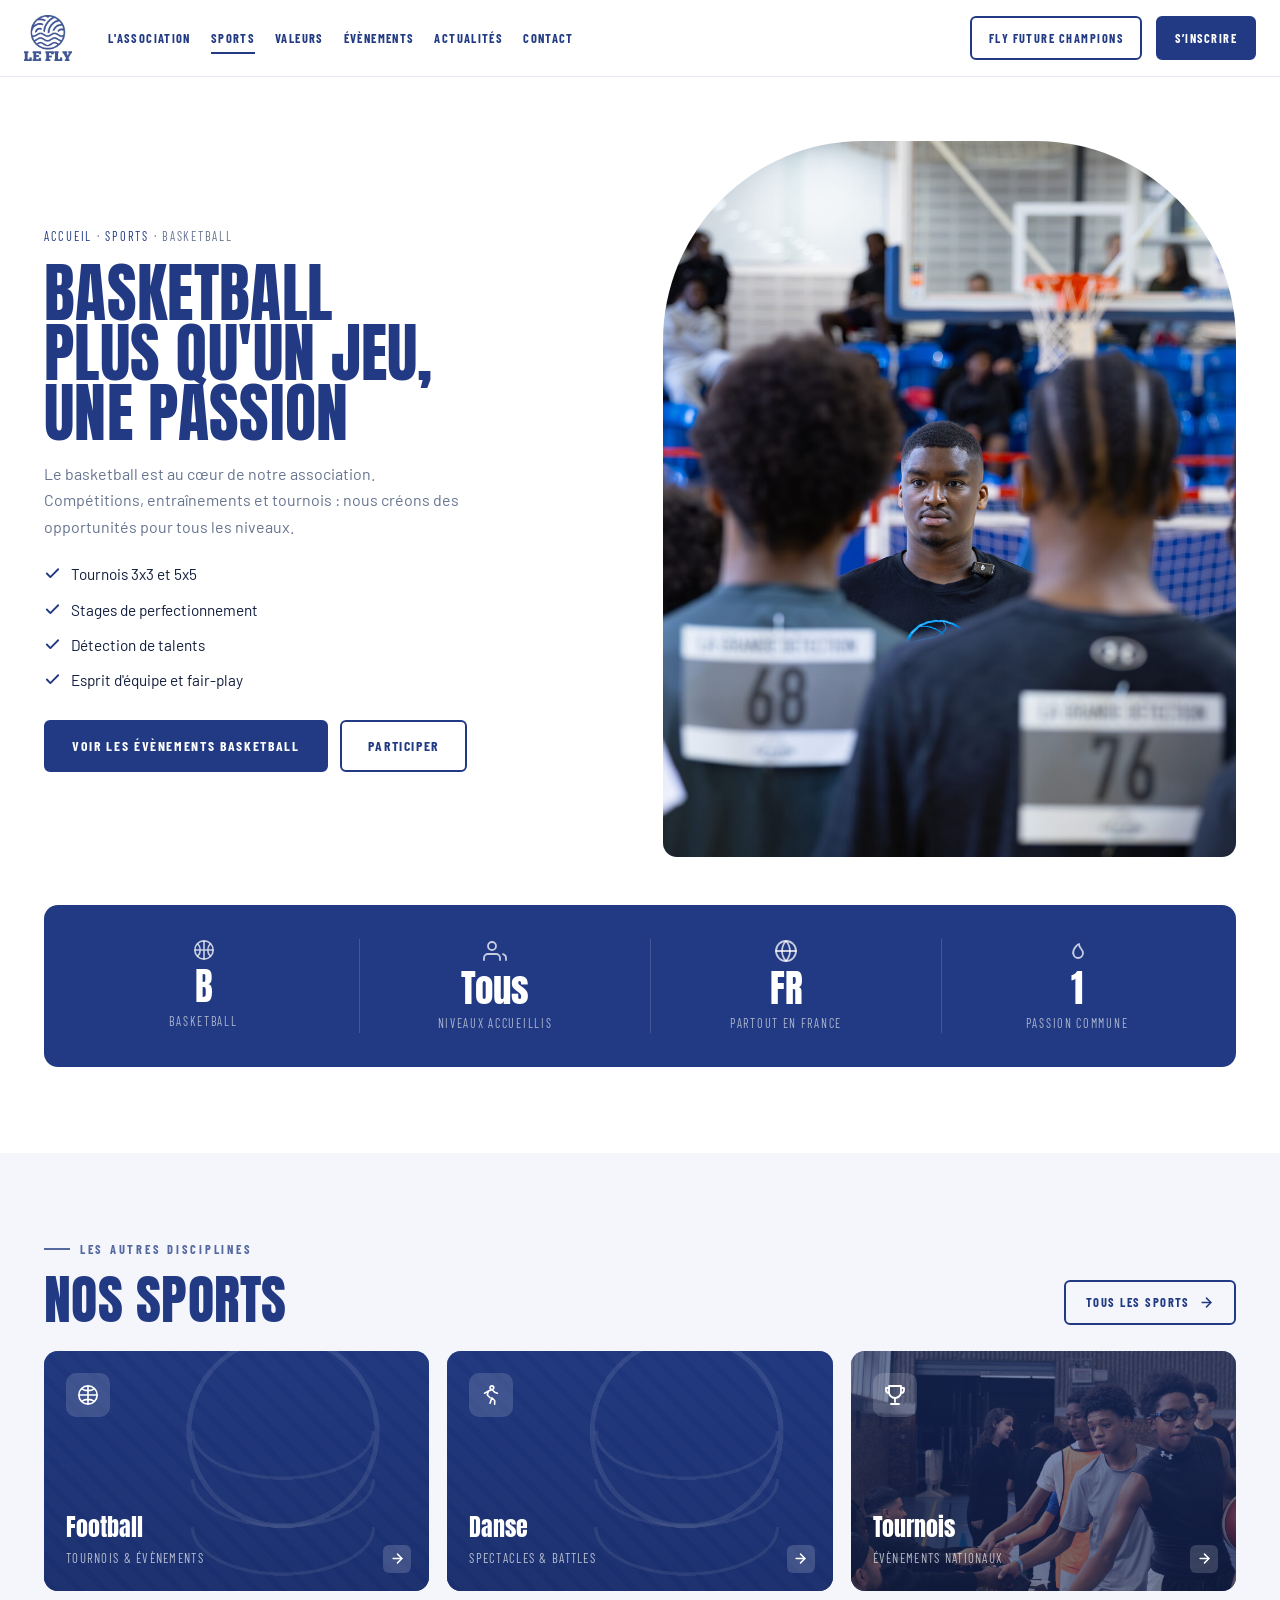
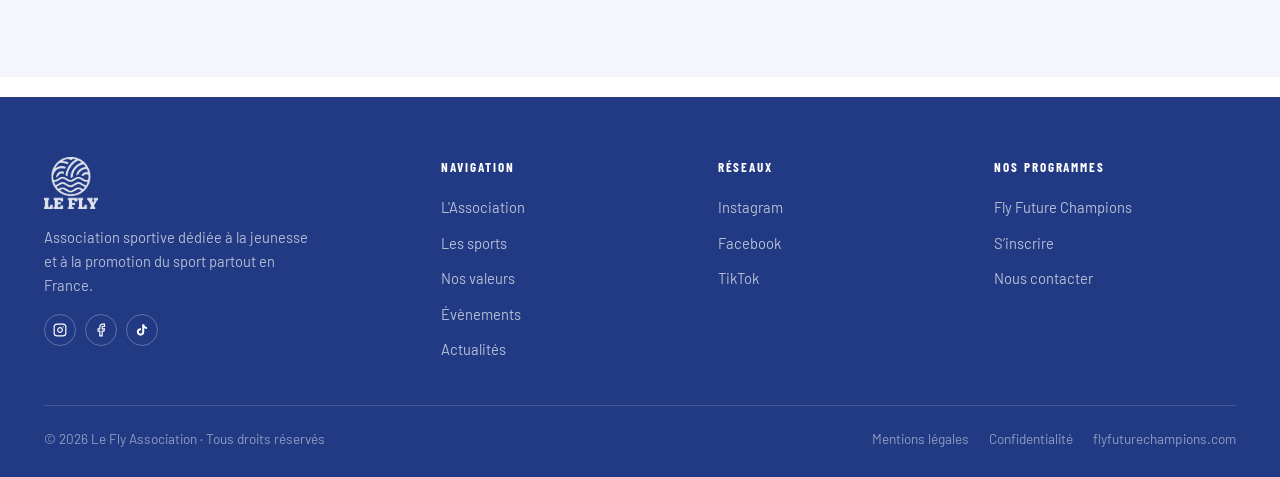
<file: sport-basketball.html>
<!DOCTYPE html>
<html lang="fr">
<head>
<meta charset="UTF-8">
<meta name="viewport" content="width=device-width, initial-scale=1.0">
<title>Basketball — Le Fly Association</title>
<meta name="description" content="Basketball au Fly Association : compétitions & stages partout en France.">
<link rel="icon" href="assets/img/logo-navy.png">
<link rel="preconnect" href="https://fonts.googleapis.com">
<link rel="preconnect" href="https://fonts.gstatic.com" crossorigin>
<link href="https://fonts.googleapis.com/css2?family=Anton&family=Barlow+Condensed:wght@400;600;700&family=Barlow:wght@300;400;500;600;700&display=swap" rel="stylesheet">
<link rel="stylesheet" href="assets/css/style.css">
</head>
<body>

<header class="site-header">
  <div class="header-in">
    <a href="index.html" class="brand" aria-label="Le Fly Association — accueil">
      <img src="assets/img/logo-navy.png" alt="Le Fly Association">
    </a>

    <nav class="main-nav" id="mainNav">
      <a href="association.html">L'Association</a>
      <a href="sports.html" class="active">Sports</a>
      <a href="association.html#valeurs">Valeurs</a>
      <a href="evenements.html">Évènements</a>
      <a href="actualites.html">Actualités</a>
      <a href="contact.html">Contact</a>
      <div class="nav-mobile-ctas">
        <a href="https://flyfuturechampions.com/" target="_blank" rel="noopener" class="btn btn-ghost btn-sm">Fly Future Champions</a>
        <a href="evenements.html#inscription" class="btn btn-navy btn-sm">S’inscrire</a>
      </div>
    </nav>

    <div class="header-right">
      <div class="socials">
        <a href="https://www.instagram.com/lefly_association/" target="_blank" rel="noopener" aria-label="Instagram"><svg width="14" height="14" viewBox="0 0 24 24" fill="none" stroke="currentColor" stroke-width="2" stroke-linecap="round"><rect x="2" y="2" width="20" height="20" rx="5"/><path d="M16 11.37A4 4 0 1 1 12.63 8 4 4 0 0 1 16 11.37z"/><line x1="17.5" y1="6.5" x2="17.51" y2="6.5"/></svg></a>
        <a href="https://www.facebook.com/leflyassociation/" target="_blank" rel="noopener" aria-label="Facebook"><svg width="14" height="14" viewBox="0 0 24 24" fill="none" stroke="currentColor" stroke-width="2" stroke-linecap="round"><path d="M18 2h-3a5 5 0 0 0-5 5v3H7v4h3v8h4v-8h3l1-4h-4V7a1 1 0 0 1 1-1h3z"/></svg></a>
        <a href="https://www.tiktok.com/@leflyassociation" target="_blank" rel="noopener" aria-label="TikTok"><svg width="14" height="14" viewBox="0 0 24 24" fill="currentColor"><path d="M19.59 6.69a4.83 4.83 0 0 1-3.77-4.25V2h-3.45v13.67a2.89 2.89 0 0 1-2.88 2.5 2.89 2.89 0 0 1-2.89-2.89 2.89 2.89 0 0 1 2.89-2.89c.28 0 .54.04.79.1V9.01a6.27 6.27 0 0 0-.79-.05A6.34 6.34 0 0 0 3.15 15.3a6.34 6.34 0 0 0 10.86 4.43 6.29 6.29 0 0 0 1.82-4.43V8.69a8.16 8.16 0 0 0 4.76 1.52V6.76a4.85 4.85 0 0 1-1-.07z"/></svg></a>
      </div>
      <a href="https://flyfuturechampions.com/" target="_blank" rel="noopener" class="btn btn-ghost btn-sm">Fly Future Champions</a>
      <a href="evenements.html#inscription" class="btn btn-navy btn-sm">S’inscrire</a>
    </div>

    <button class="burger" id="burger" aria-label="Menu" aria-expanded="false">
      <span></span><span></span><span></span>
    </button>
  </div>
</header>


<section class="page-hero">
  <div class="wrap">
    <div class="page-hero-in">
      <div class="reveal in">
        <div class="crumb"><a href="index.html">Accueil</a> · <a href="sports.html">Sports</a> · Basketball</div>
        <h1>Basketball<br>plus qu'un jeu,<br>une passion</h1>
        <p>Le basketball est au cœur de notre association. Compétitions, entraînements et tournois : nous créons des opportunités pour tous les niveaux.</p>
        <ul class="check-list">
        <li><svg width="17" height="17" viewBox="0 0 24 24" fill="none" stroke="currentColor" stroke-width="2.6" stroke-linecap="round" stroke-linejoin="round"><polyline points="20 6 9 17 4 12"/></svg><span>Tournois 3x3 et 5x5</span></li>
        <li><svg width="17" height="17" viewBox="0 0 24 24" fill="none" stroke="currentColor" stroke-width="2.6" stroke-linecap="round" stroke-linejoin="round"><polyline points="20 6 9 17 4 12"/></svg><span>Stages de perfectionnement</span></li>
        <li><svg width="17" height="17" viewBox="0 0 24 24" fill="none" stroke="currentColor" stroke-width="2.6" stroke-linecap="round" stroke-linejoin="round"><polyline points="20 6 9 17 4 12"/></svg><span>Détection de talents</span></li>
        <li><svg width="17" height="17" viewBox="0 0 24 24" fill="none" stroke="currentColor" stroke-width="2.6" stroke-linecap="round" stroke-linejoin="round"><polyline points="20 6 9 17 4 12"/></svg><span>Esprit d'équipe et fair-play</span></li>
        </ul>
        <div class="hero-actions">
          <a href="evenements.html" class="btn btn-navy">Voir les évènements basketball</a>
          <a href="contact.html" class="btn btn-ghost">Participer</a>
        </div>
      </div>
      <div class="page-hero-visual reveal d1">
        <!-- Photo Basketball à remplacer : assets/img/sport-hero-basketball.jpg -->
        <img src="assets/img/sport-hero-basketball.jpg" alt="Basketball — Le Fly Association">
      </div>
    </div>
  </div>
</section>

<section style="padding-top:0">
  <div class="wrap">
    <div class="stats-band reveal">
      <div><div class="stat-ico"><svg width="22" height="22" viewBox="0 0 24 24" fill="none" stroke="currentColor" stroke-width="1.8"><circle cx="12" cy="12" r="10"/><path d="M12 2v20M2 12h20M4.9 4.9c4 4 4 10.2 0 14.2M19.1 4.9c-4 4-4 10.2 0 14.2"/></svg></div><div class="stat-val">B</div><div class="stat-lbl">Basketball</div></div>
      <div><div class="stat-ico"><svg width="24" height="24" viewBox="0 0 24 24" fill="none" stroke="currentColor" stroke-width="1.8" stroke-linecap="round" stroke-linejoin="round"><path d="M17 21v-2a4 4 0 0 0-4-4H5a4 4 0 0 0-4 4v2"/><circle cx="9" cy="7" r="4"/><path d="M23 21v-2a4 4 0 0 0-3-3.87"/></svg></div><div class="stat-val">Tous</div><div class="stat-lbl">Niveaux accueillis</div></div>
      <div><div class="stat-ico"><svg width="24" height="24" viewBox="0 0 24 24" fill="none" stroke="currentColor" stroke-width="1.8" stroke-linecap="round" stroke-linejoin="round"><circle cx="12" cy="12" r="10"/><line x1="2" y1="12" x2="22" y2="12"/><path d="M12 2a15.3 15.3 0 0 1 4 10 15.3 15.3 0 0 1-4 10 15.3 15.3 0 0 1-4-10A15.3 15.3 0 0 1 12 2z"/></svg></div><div class="stat-val">FR</div><div class="stat-lbl">Partout en France</div></div>
      <div><div class="stat-ico"><svg width="24" height="24" viewBox="0 0 24 24" fill="none" stroke="currentColor" stroke-width="1.8" stroke-linecap="round" stroke-linejoin="round"><path d="M8.5 14.5A4.5 4.5 0 0 0 13 19a5 5 0 0 0 5-5c0-4-4-4.5-4-9 0 0-6 3-6 9.5z"/></svg></div><div class="stat-val">1</div><div class="stat-lbl">Passion commune</div></div>
      <!-- Remplacer par les chiffres réels de la discipline dès réception -->
    </div>
  </div>
</section>

<section class="sec-ice">
  <div class="wrap">
    <div class="band-head reveal" style="margin-bottom:26px">
      <div>
        <div class="eyebrow">Les autres disciplines</div>
        <h2 class="sec-title" style="margin-bottom:0">Nos sports</h2>
      </div>
      <a href="sports.html" class="btn btn-ghost btn-sm">Tous les sports <svg width="15" height="15" viewBox="0 0 24 24" fill="none" stroke="currentColor" stroke-width="2.4" stroke-linecap="round" stroke-linejoin="round"><line x1="5" y1="12" x2="19" y2="12"/><polyline points="12 5 19 12 12 19"/></svg></a>
    </div>
    <div class="sports-grid">
      
      <a class="sport-card reveal" href="sport-football.html">
        <img src="assets/img/sport-football.jpg" alt="">
        <div class="sport-ico"><svg width="22" height="22" viewBox="0 0 24 24" fill="none" stroke="currentColor" stroke-width="1.8"><circle cx="12" cy="12" r="10"/><path d="M12 2v20M2 12h20M5 5c4 3 10 3 14 0M5 19c4-3 10-3 14 0"/></svg></div>
        <div class="sport-name">Football</div>
        <div class="sport-sub">Tournois & évènements</div>
        <div class="sport-arrow"><svg width="15" height="15" viewBox="0 0 24 24" fill="none" stroke="currentColor" stroke-width="2.4" stroke-linecap="round" stroke-linejoin="round"><line x1="5" y1="12" x2="19" y2="12"/><polyline points="12 5 19 12 12 19"/></svg></div>
      </a>
      <a class="sport-card reveal" href="sport-danse.html">
        <img src="assets/img/sport-danse.jpg" alt="">
        <div class="sport-ico"><svg width="22" height="22" viewBox="0 0 24 24" fill="none" stroke="currentColor" stroke-width="1.8" stroke-linecap="round" stroke-linejoin="round"><circle cx="13" cy="4" r="2"/><path d="M11 21l2-6 3 3v4M11 15 8 12l1-4 4-2 3 3 3 1"/><path d="M9 8 5 10"/></svg></div>
        <div class="sport-name">Danse</div>
        <div class="sport-sub">Spectacles & battles</div>
        <div class="sport-arrow"><svg width="15" height="15" viewBox="0 0 24 24" fill="none" stroke="currentColor" stroke-width="2.4" stroke-linecap="round" stroke-linejoin="round"><line x1="5" y1="12" x2="19" y2="12"/><polyline points="12 5 19 12 12 19"/></svg></div>
      </a>
      <a class="sport-card reveal" href="evenements.html">
        <img src="assets/img/sport-tournois.jpg" alt="">
        <div class="sport-ico"><svg width="24" height="24" viewBox="0 0 24 24" fill="none" stroke="currentColor" stroke-width="1.8" stroke-linecap="round" stroke-linejoin="round"><path d="M6 3h12v6a6 6 0 0 1-12 0z"/><path d="M6 5H3v2a3 3 0 0 0 3 3M18 5h3v2a3 3 0 0 1-3 3"/><line x1="12" y1="15" x2="12" y2="19"/><line x1="8" y1="21" x2="16" y2="21"/></svg></div>
        <div class="sport-name">Tournois</div>
        <div class="sport-sub">Évènements nationaux</div>
        <div class="sport-arrow"><svg width="15" height="15" viewBox="0 0 24 24" fill="none" stroke="currentColor" stroke-width="2.4" stroke-linecap="round" stroke-linejoin="round"><line x1="5" y1="12" x2="19" y2="12"/><polyline points="12 5 19 12 12 19"/></svg></div>
      </a>
    </div>
  </div>
</section>


<footer class="site-footer">
  <div class="wrap">
    <div class="footer-top">
      <div class="footer-brand">
        <img src="assets/img/logo-white.png" alt="Le Fly Association">
        <p>Association sportive dédiée à la jeunesse et à la promotion du sport partout en France.</p>
        <div class="footer-socials">
          <a href="https://www.instagram.com/lefly_association/" target="_blank" rel="noopener" aria-label="Instagram"><svg width="14" height="14" viewBox="0 0 24 24" fill="none" stroke="currentColor" stroke-width="2" stroke-linecap="round"><rect x="2" y="2" width="20" height="20" rx="5"/><path d="M16 11.37A4 4 0 1 1 12.63 8 4 4 0 0 1 16 11.37z"/><line x1="17.5" y1="6.5" x2="17.51" y2="6.5"/></svg></a>
          <a href="https://www.facebook.com/leflyassociation/" target="_blank" rel="noopener" aria-label="Facebook"><svg width="14" height="14" viewBox="0 0 24 24" fill="none" stroke="currentColor" stroke-width="2" stroke-linecap="round"><path d="M18 2h-3a5 5 0 0 0-5 5v3H7v4h3v8h4v-8h3l1-4h-4V7a1 1 0 0 1 1-1h3z"/></svg></a>
          <a href="https://www.tiktok.com/@leflyassociation" target="_blank" rel="noopener" aria-label="TikTok"><svg width="14" height="14" viewBox="0 0 24 24" fill="currentColor"><path d="M19.59 6.69a4.83 4.83 0 0 1-3.77-4.25V2h-3.45v13.67a2.89 2.89 0 0 1-2.88 2.5 2.89 2.89 0 0 1-2.89-2.89 2.89 2.89 0 0 1 2.89-2.89c.28 0 .54.04.79.1V9.01a6.27 6.27 0 0 0-.79-.05A6.34 6.34 0 0 0 3.15 15.3a6.34 6.34 0 0 0 10.86 4.43 6.29 6.29 0 0 0 1.82-4.43V8.69a8.16 8.16 0 0 0 4.76 1.52V6.76a4.85 4.85 0 0 1-1-.07z"/></svg></a>
        </div>
      </div>
      <div class="footer-col">
        <h4>Navigation</h4>
        <ul>
          <li><a href="association.html">L'Association</a></li>
          <li><a href="sports.html">Les sports</a></li>
          <li><a href="association.html#valeurs">Nos valeurs</a></li>
          <li><a href="evenements.html">Évènements</a></li>
          <li><a href="actualites.html">Actualités</a></li>
        </ul>
      </div>
      <div class="footer-col">
        <h4>Réseaux</h4>
        <ul>
          <li><a href="https://www.instagram.com/lefly_association/" target="_blank" rel="noopener">Instagram</a></li>
          <li><a href="https://www.facebook.com/leflyassociation/" target="_blank" rel="noopener">Facebook</a></li>
          <li><a href="https://www.tiktok.com/@leflyassociation" target="_blank" rel="noopener">TikTok</a></li>
        </ul>
      </div>
      <div class="footer-col">
        <h4>Nos programmes</h4>
        <ul>
          <li><a href="https://flyfuturechampions.com/" target="_blank" rel="noopener">Fly Future Champions</a></li>
          <li><a href="evenements.html#inscription">S’inscrire</a></li>
          <li><a href="contact.html">Nous contacter</a></li>
        </ul>
      </div>
    </div>
    <div class="footer-bottom">
      <p>© 2026 Le Fly Association · Tous droits réservés</p>
      <div class="footer-links">
        <a href="contact.html">Mentions légales</a>
        <a href="contact.html">Confidentialité</a>
        <a href="https://flyfuturechampions.com/" target="_blank" rel="noopener">flyfuturechampions.com</a>
      </div>
    </div>
  </div>
</footer>

<script src="assets/js/main.js"></script>
</body>
</html>
</file>
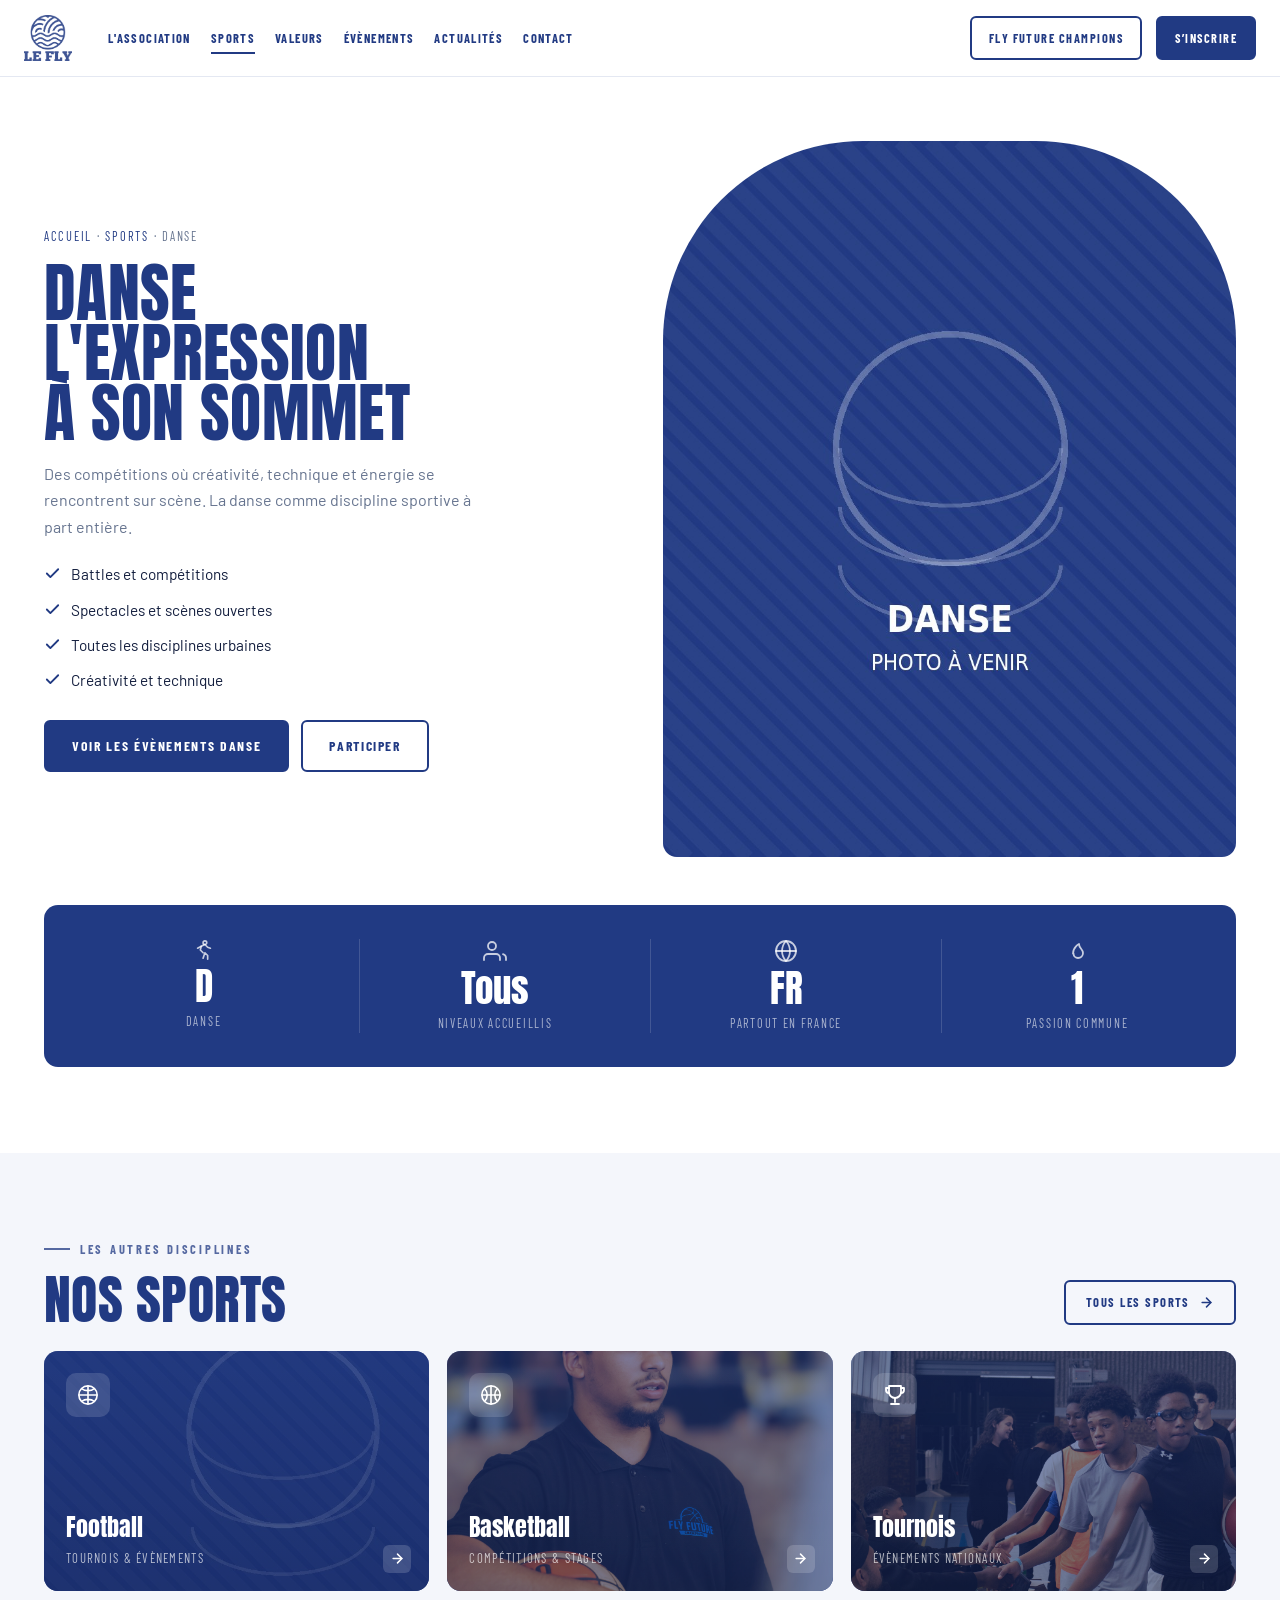
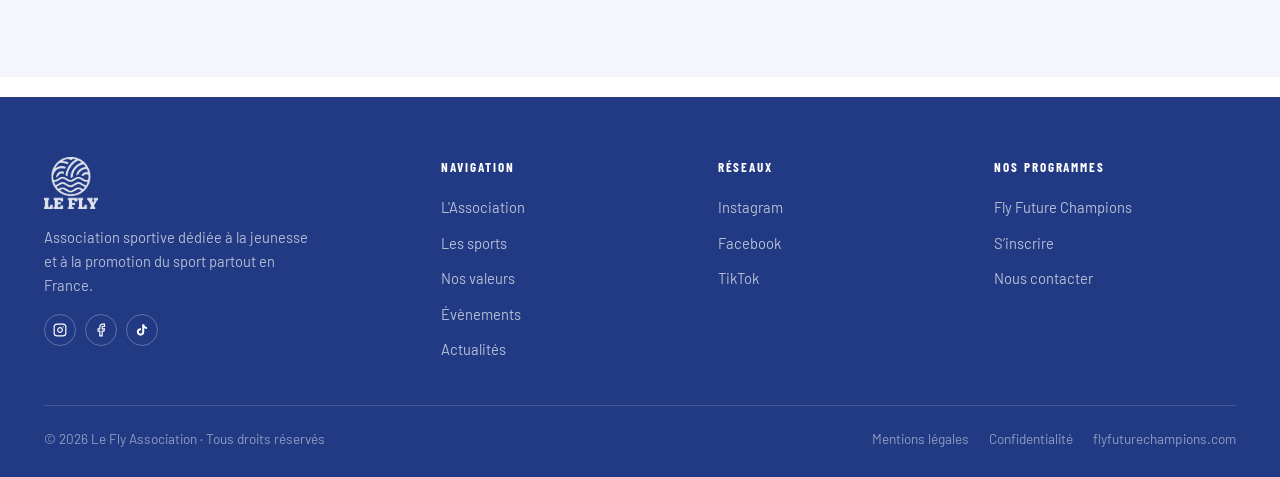
<file: sport-danse.html>
<!DOCTYPE html>
<html lang="fr">
<head>
<meta charset="UTF-8">
<meta name="viewport" content="width=device-width, initial-scale=1.0">
<title>Danse — Le Fly Association</title>
<meta name="description" content="Danse au Fly Association : spectacles & battles partout en France.">
<link rel="icon" href="assets/img/logo-navy.png">
<link rel="preconnect" href="https://fonts.googleapis.com">
<link rel="preconnect" href="https://fonts.gstatic.com" crossorigin>
<link href="https://fonts.googleapis.com/css2?family=Anton&family=Barlow+Condensed:wght@400;600;700&family=Barlow:wght@300;400;500;600;700&display=swap" rel="stylesheet">
<link rel="stylesheet" href="assets/css/style.css">
</head>
<body>

<header class="site-header">
  <div class="header-in">
    <a href="index.html" class="brand" aria-label="Le Fly Association — accueil">
      <img src="assets/img/logo-navy.png" alt="Le Fly Association">
    </a>

    <nav class="main-nav" id="mainNav">
      <a href="association.html">L'Association</a>
      <a href="sports.html" class="active">Sports</a>
      <a href="association.html#valeurs">Valeurs</a>
      <a href="evenements.html">Évènements</a>
      <a href="actualites.html">Actualités</a>
      <a href="contact.html">Contact</a>
      <div class="nav-mobile-ctas">
        <a href="https://flyfuturechampions.com/" target="_blank" rel="noopener" class="btn btn-ghost btn-sm">Fly Future Champions</a>
        <a href="evenements.html#inscription" class="btn btn-navy btn-sm">S’inscrire</a>
      </div>
    </nav>

    <div class="header-right">
      <div class="socials">
        <a href="https://www.instagram.com/lefly_association/" target="_blank" rel="noopener" aria-label="Instagram"><svg width="14" height="14" viewBox="0 0 24 24" fill="none" stroke="currentColor" stroke-width="2" stroke-linecap="round"><rect x="2" y="2" width="20" height="20" rx="5"/><path d="M16 11.37A4 4 0 1 1 12.63 8 4 4 0 0 1 16 11.37z"/><line x1="17.5" y1="6.5" x2="17.51" y2="6.5"/></svg></a>
        <a href="https://www.facebook.com/leflyassociation/" target="_blank" rel="noopener" aria-label="Facebook"><svg width="14" height="14" viewBox="0 0 24 24" fill="none" stroke="currentColor" stroke-width="2" stroke-linecap="round"><path d="M18 2h-3a5 5 0 0 0-5 5v3H7v4h3v8h4v-8h3l1-4h-4V7a1 1 0 0 1 1-1h3z"/></svg></a>
        <a href="https://www.tiktok.com/@leflyassociation" target="_blank" rel="noopener" aria-label="TikTok"><svg width="14" height="14" viewBox="0 0 24 24" fill="currentColor"><path d="M19.59 6.69a4.83 4.83 0 0 1-3.77-4.25V2h-3.45v13.67a2.89 2.89 0 0 1-2.88 2.5 2.89 2.89 0 0 1-2.89-2.89 2.89 2.89 0 0 1 2.89-2.89c.28 0 .54.04.79.1V9.01a6.27 6.27 0 0 0-.79-.05A6.34 6.34 0 0 0 3.15 15.3a6.34 6.34 0 0 0 10.86 4.43 6.29 6.29 0 0 0 1.82-4.43V8.69a8.16 8.16 0 0 0 4.76 1.52V6.76a4.85 4.85 0 0 1-1-.07z"/></svg></a>
      </div>
      <a href="https://flyfuturechampions.com/" target="_blank" rel="noopener" class="btn btn-ghost btn-sm">Fly Future Champions</a>
      <a href="evenements.html#inscription" class="btn btn-navy btn-sm">S’inscrire</a>
    </div>

    <button class="burger" id="burger" aria-label="Menu" aria-expanded="false">
      <span></span><span></span><span></span>
    </button>
  </div>
</header>


<section class="page-hero">
  <div class="wrap">
    <div class="page-hero-in">
      <div class="reveal in">
        <div class="crumb"><a href="index.html">Accueil</a> · <a href="sports.html">Sports</a> · Danse</div>
        <h1>Danse<br>l'expression<br>à son sommet</h1>
        <p>Des compétitions où créativité, technique et énergie se rencontrent sur scène. La danse comme discipline sportive à part entière.</p>
        <ul class="check-list">
        <li><svg width="17" height="17" viewBox="0 0 24 24" fill="none" stroke="currentColor" stroke-width="2.6" stroke-linecap="round" stroke-linejoin="round"><polyline points="20 6 9 17 4 12"/></svg><span>Battles et compétitions</span></li>
        <li><svg width="17" height="17" viewBox="0 0 24 24" fill="none" stroke="currentColor" stroke-width="2.6" stroke-linecap="round" stroke-linejoin="round"><polyline points="20 6 9 17 4 12"/></svg><span>Spectacles et scènes ouvertes</span></li>
        <li><svg width="17" height="17" viewBox="0 0 24 24" fill="none" stroke="currentColor" stroke-width="2.6" stroke-linecap="round" stroke-linejoin="round"><polyline points="20 6 9 17 4 12"/></svg><span>Toutes les disciplines urbaines</span></li>
        <li><svg width="17" height="17" viewBox="0 0 24 24" fill="none" stroke="currentColor" stroke-width="2.6" stroke-linecap="round" stroke-linejoin="round"><polyline points="20 6 9 17 4 12"/></svg><span>Créativité et technique</span></li>
        </ul>
        <div class="hero-actions">
          <a href="evenements.html" class="btn btn-navy">Voir les évènements danse</a>
          <a href="contact.html" class="btn btn-ghost">Participer</a>
        </div>
      </div>
      <div class="page-hero-visual reveal d1">
        <!-- Photo Danse à remplacer : assets/img/sport-hero-danse.jpg -->
        <img src="assets/img/sport-hero-danse.jpg" alt="Danse — Le Fly Association">
      </div>
    </div>
  </div>
</section>

<section style="padding-top:0">
  <div class="wrap">
    <div class="stats-band reveal">
      <div><div class="stat-ico"><svg width="22" height="22" viewBox="0 0 24 24" fill="none" stroke="currentColor" stroke-width="1.8" stroke-linecap="round" stroke-linejoin="round"><circle cx="13" cy="4" r="2"/><path d="M11 21l2-6 3 3v4M11 15 8 12l1-4 4-2 3 3 3 1"/><path d="M9 8 5 10"/></svg></div><div class="stat-val">D</div><div class="stat-lbl">Danse</div></div>
      <div><div class="stat-ico"><svg width="24" height="24" viewBox="0 0 24 24" fill="none" stroke="currentColor" stroke-width="1.8" stroke-linecap="round" stroke-linejoin="round"><path d="M17 21v-2a4 4 0 0 0-4-4H5a4 4 0 0 0-4 4v2"/><circle cx="9" cy="7" r="4"/><path d="M23 21v-2a4 4 0 0 0-3-3.87"/></svg></div><div class="stat-val">Tous</div><div class="stat-lbl">Niveaux accueillis</div></div>
      <div><div class="stat-ico"><svg width="24" height="24" viewBox="0 0 24 24" fill="none" stroke="currentColor" stroke-width="1.8" stroke-linecap="round" stroke-linejoin="round"><circle cx="12" cy="12" r="10"/><line x1="2" y1="12" x2="22" y2="12"/><path d="M12 2a15.3 15.3 0 0 1 4 10 15.3 15.3 0 0 1-4 10 15.3 15.3 0 0 1-4-10A15.3 15.3 0 0 1 12 2z"/></svg></div><div class="stat-val">FR</div><div class="stat-lbl">Partout en France</div></div>
      <div><div class="stat-ico"><svg width="24" height="24" viewBox="0 0 24 24" fill="none" stroke="currentColor" stroke-width="1.8" stroke-linecap="round" stroke-linejoin="round"><path d="M8.5 14.5A4.5 4.5 0 0 0 13 19a5 5 0 0 0 5-5c0-4-4-4.5-4-9 0 0-6 3-6 9.5z"/></svg></div><div class="stat-val">1</div><div class="stat-lbl">Passion commune</div></div>
      <!-- Remplacer par les chiffres réels de la discipline dès réception -->
    </div>
  </div>
</section>

<section class="sec-ice">
  <div class="wrap">
    <div class="band-head reveal" style="margin-bottom:26px">
      <div>
        <div class="eyebrow">Les autres disciplines</div>
        <h2 class="sec-title" style="margin-bottom:0">Nos sports</h2>
      </div>
      <a href="sports.html" class="btn btn-ghost btn-sm">Tous les sports <svg width="15" height="15" viewBox="0 0 24 24" fill="none" stroke="currentColor" stroke-width="2.4" stroke-linecap="round" stroke-linejoin="round"><line x1="5" y1="12" x2="19" y2="12"/><polyline points="12 5 19 12 12 19"/></svg></a>
    </div>
    <div class="sports-grid">
      
      <a class="sport-card reveal" href="sport-football.html">
        <img src="assets/img/sport-football.jpg" alt="">
        <div class="sport-ico"><svg width="22" height="22" viewBox="0 0 24 24" fill="none" stroke="currentColor" stroke-width="1.8"><circle cx="12" cy="12" r="10"/><path d="M12 2v20M2 12h20M5 5c4 3 10 3 14 0M5 19c4-3 10-3 14 0"/></svg></div>
        <div class="sport-name">Football</div>
        <div class="sport-sub">Tournois & évènements</div>
        <div class="sport-arrow"><svg width="15" height="15" viewBox="0 0 24 24" fill="none" stroke="currentColor" stroke-width="2.4" stroke-linecap="round" stroke-linejoin="round"><line x1="5" y1="12" x2="19" y2="12"/><polyline points="12 5 19 12 12 19"/></svg></div>
      </a>
      <a class="sport-card reveal" href="sport-basketball.html">
        <img src="assets/img/sport-basketball.jpg" alt="">
        <div class="sport-ico"><svg width="22" height="22" viewBox="0 0 24 24" fill="none" stroke="currentColor" stroke-width="1.8"><circle cx="12" cy="12" r="10"/><path d="M12 2v20M2 12h20M4.9 4.9c4 4 4 10.2 0 14.2M19.1 4.9c-4 4-4 10.2 0 14.2"/></svg></div>
        <div class="sport-name">Basketball</div>
        <div class="sport-sub">Compétitions & stages</div>
        <div class="sport-arrow"><svg width="15" height="15" viewBox="0 0 24 24" fill="none" stroke="currentColor" stroke-width="2.4" stroke-linecap="round" stroke-linejoin="round"><line x1="5" y1="12" x2="19" y2="12"/><polyline points="12 5 19 12 12 19"/></svg></div>
      </a>
      <a class="sport-card reveal" href="evenements.html">
        <img src="assets/img/sport-tournois.jpg" alt="">
        <div class="sport-ico"><svg width="24" height="24" viewBox="0 0 24 24" fill="none" stroke="currentColor" stroke-width="1.8" stroke-linecap="round" stroke-linejoin="round"><path d="M6 3h12v6a6 6 0 0 1-12 0z"/><path d="M6 5H3v2a3 3 0 0 0 3 3M18 5h3v2a3 3 0 0 1-3 3"/><line x1="12" y1="15" x2="12" y2="19"/><line x1="8" y1="21" x2="16" y2="21"/></svg></div>
        <div class="sport-name">Tournois</div>
        <div class="sport-sub">Évènements nationaux</div>
        <div class="sport-arrow"><svg width="15" height="15" viewBox="0 0 24 24" fill="none" stroke="currentColor" stroke-width="2.4" stroke-linecap="round" stroke-linejoin="round"><line x1="5" y1="12" x2="19" y2="12"/><polyline points="12 5 19 12 12 19"/></svg></div>
      </a>
    </div>
  </div>
</section>


<footer class="site-footer">
  <div class="wrap">
    <div class="footer-top">
      <div class="footer-brand">
        <img src="assets/img/logo-white.png" alt="Le Fly Association">
        <p>Association sportive dédiée à la jeunesse et à la promotion du sport partout en France.</p>
        <div class="footer-socials">
          <a href="https://www.instagram.com/lefly_association/" target="_blank" rel="noopener" aria-label="Instagram"><svg width="14" height="14" viewBox="0 0 24 24" fill="none" stroke="currentColor" stroke-width="2" stroke-linecap="round"><rect x="2" y="2" width="20" height="20" rx="5"/><path d="M16 11.37A4 4 0 1 1 12.63 8 4 4 0 0 1 16 11.37z"/><line x1="17.5" y1="6.5" x2="17.51" y2="6.5"/></svg></a>
          <a href="https://www.facebook.com/leflyassociation/" target="_blank" rel="noopener" aria-label="Facebook"><svg width="14" height="14" viewBox="0 0 24 24" fill="none" stroke="currentColor" stroke-width="2" stroke-linecap="round"><path d="M18 2h-3a5 5 0 0 0-5 5v3H7v4h3v8h4v-8h3l1-4h-4V7a1 1 0 0 1 1-1h3z"/></svg></a>
          <a href="https://www.tiktok.com/@leflyassociation" target="_blank" rel="noopener" aria-label="TikTok"><svg width="14" height="14" viewBox="0 0 24 24" fill="currentColor"><path d="M19.59 6.69a4.83 4.83 0 0 1-3.77-4.25V2h-3.45v13.67a2.89 2.89 0 0 1-2.88 2.5 2.89 2.89 0 0 1-2.89-2.89 2.89 2.89 0 0 1 2.89-2.89c.28 0 .54.04.79.1V9.01a6.27 6.27 0 0 0-.79-.05A6.34 6.34 0 0 0 3.15 15.3a6.34 6.34 0 0 0 10.86 4.43 6.29 6.29 0 0 0 1.82-4.43V8.69a8.16 8.16 0 0 0 4.76 1.52V6.76a4.85 4.85 0 0 1-1-.07z"/></svg></a>
        </div>
      </div>
      <div class="footer-col">
        <h4>Navigation</h4>
        <ul>
          <li><a href="association.html">L'Association</a></li>
          <li><a href="sports.html">Les sports</a></li>
          <li><a href="association.html#valeurs">Nos valeurs</a></li>
          <li><a href="evenements.html">Évènements</a></li>
          <li><a href="actualites.html">Actualités</a></li>
        </ul>
      </div>
      <div class="footer-col">
        <h4>Réseaux</h4>
        <ul>
          <li><a href="https://www.instagram.com/lefly_association/" target="_blank" rel="noopener">Instagram</a></li>
          <li><a href="https://www.facebook.com/leflyassociation/" target="_blank" rel="noopener">Facebook</a></li>
          <li><a href="https://www.tiktok.com/@leflyassociation" target="_blank" rel="noopener">TikTok</a></li>
        </ul>
      </div>
      <div class="footer-col">
        <h4>Nos programmes</h4>
        <ul>
          <li><a href="https://flyfuturechampions.com/" target="_blank" rel="noopener">Fly Future Champions</a></li>
          <li><a href="evenements.html#inscription">S’inscrire</a></li>
          <li><a href="contact.html">Nous contacter</a></li>
        </ul>
      </div>
    </div>
    <div class="footer-bottom">
      <p>© 2026 Le Fly Association · Tous droits réservés</p>
      <div class="footer-links">
        <a href="contact.html">Mentions légales</a>
        <a href="contact.html">Confidentialité</a>
        <a href="https://flyfuturechampions.com/" target="_blank" rel="noopener">flyfuturechampions.com</a>
      </div>
    </div>
  </div>
</footer>

<script src="assets/js/main.js"></script>
</body>
</html>
</file>
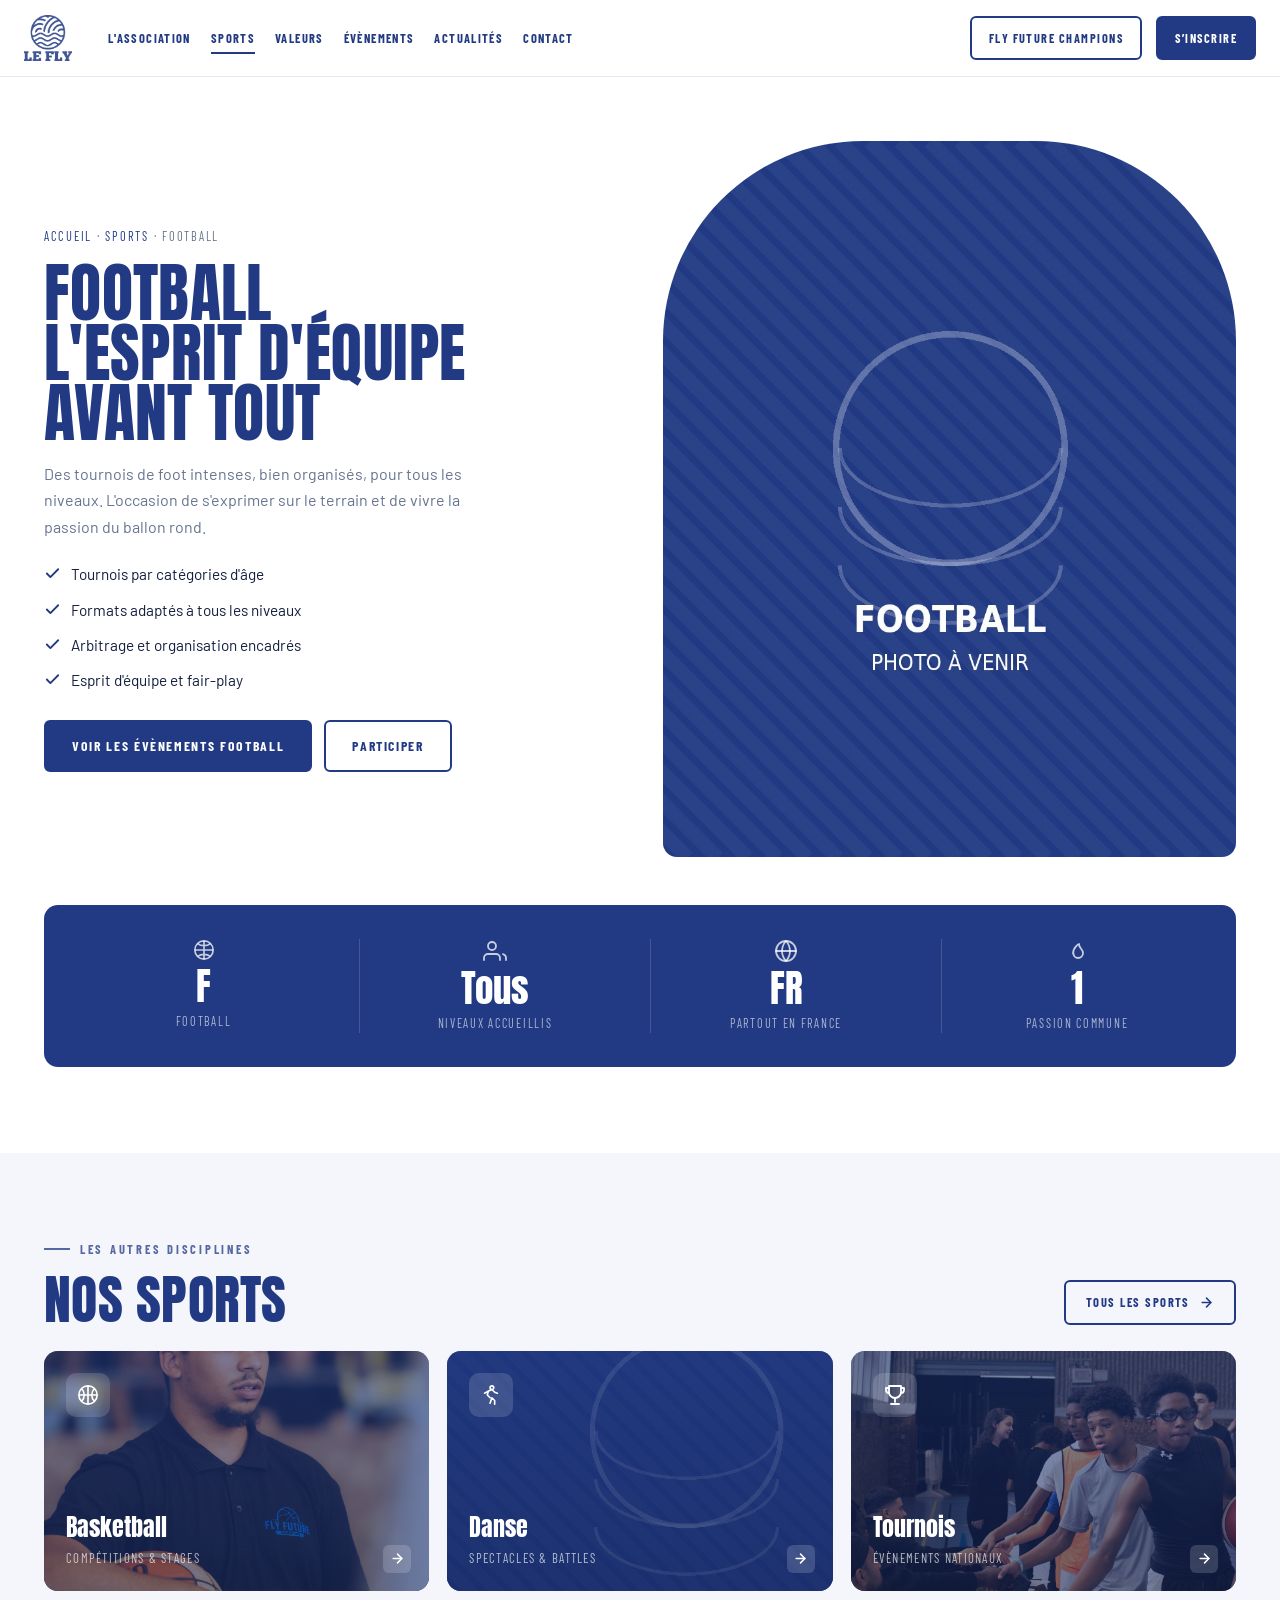
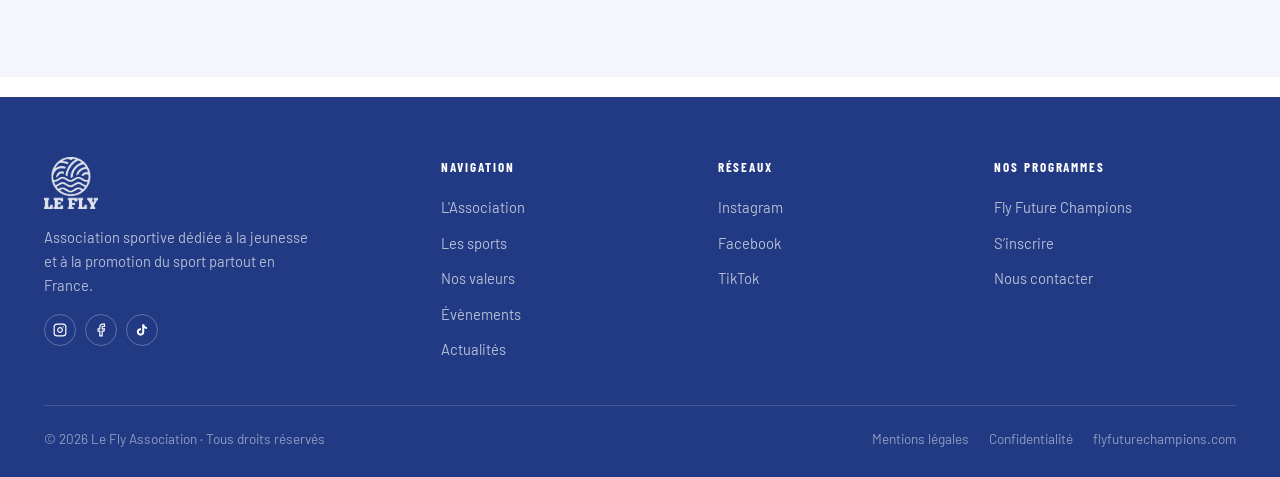
<file: sport-football.html>
<!DOCTYPE html>
<html lang="fr">
<head>
<meta charset="UTF-8">
<meta name="viewport" content="width=device-width, initial-scale=1.0">
<title>Football — Le Fly Association</title>
<meta name="description" content="Football au Fly Association : tournois & évènements partout en France.">
<link rel="icon" href="assets/img/logo-navy.png">
<link rel="preconnect" href="https://fonts.googleapis.com">
<link rel="preconnect" href="https://fonts.gstatic.com" crossorigin>
<link href="https://fonts.googleapis.com/css2?family=Anton&family=Barlow+Condensed:wght@400;600;700&family=Barlow:wght@300;400;500;600;700&display=swap" rel="stylesheet">
<link rel="stylesheet" href="assets/css/style.css">
</head>
<body>

<header class="site-header">
  <div class="header-in">
    <a href="index.html" class="brand" aria-label="Le Fly Association — accueil">
      <img src="assets/img/logo-navy.png" alt="Le Fly Association">
    </a>

    <nav class="main-nav" id="mainNav">
      <a href="association.html">L'Association</a>
      <a href="sports.html" class="active">Sports</a>
      <a href="association.html#valeurs">Valeurs</a>
      <a href="evenements.html">Évènements</a>
      <a href="actualites.html">Actualités</a>
      <a href="contact.html">Contact</a>
      <div class="nav-mobile-ctas">
        <a href="https://flyfuturechampions.com/" target="_blank" rel="noopener" class="btn btn-ghost btn-sm">Fly Future Champions</a>
        <a href="evenements.html#inscription" class="btn btn-navy btn-sm">S’inscrire</a>
      </div>
    </nav>

    <div class="header-right">
      <div class="socials">
        <a href="https://www.instagram.com/lefly_association/" target="_blank" rel="noopener" aria-label="Instagram"><svg width="14" height="14" viewBox="0 0 24 24" fill="none" stroke="currentColor" stroke-width="2" stroke-linecap="round"><rect x="2" y="2" width="20" height="20" rx="5"/><path d="M16 11.37A4 4 0 1 1 12.63 8 4 4 0 0 1 16 11.37z"/><line x1="17.5" y1="6.5" x2="17.51" y2="6.5"/></svg></a>
        <a href="https://www.facebook.com/leflyassociation/" target="_blank" rel="noopener" aria-label="Facebook"><svg width="14" height="14" viewBox="0 0 24 24" fill="none" stroke="currentColor" stroke-width="2" stroke-linecap="round"><path d="M18 2h-3a5 5 0 0 0-5 5v3H7v4h3v8h4v-8h3l1-4h-4V7a1 1 0 0 1 1-1h3z"/></svg></a>
        <a href="https://www.tiktok.com/@leflyassociation" target="_blank" rel="noopener" aria-label="TikTok"><svg width="14" height="14" viewBox="0 0 24 24" fill="currentColor"><path d="M19.59 6.69a4.83 4.83 0 0 1-3.77-4.25V2h-3.45v13.67a2.89 2.89 0 0 1-2.88 2.5 2.89 2.89 0 0 1-2.89-2.89 2.89 2.89 0 0 1 2.89-2.89c.28 0 .54.04.79.1V9.01a6.27 6.27 0 0 0-.79-.05A6.34 6.34 0 0 0 3.15 15.3a6.34 6.34 0 0 0 10.86 4.43 6.29 6.29 0 0 0 1.82-4.43V8.69a8.16 8.16 0 0 0 4.76 1.52V6.76a4.85 4.85 0 0 1-1-.07z"/></svg></a>
      </div>
      <a href="https://flyfuturechampions.com/" target="_blank" rel="noopener" class="btn btn-ghost btn-sm">Fly Future Champions</a>
      <a href="evenements.html#inscription" class="btn btn-navy btn-sm">S’inscrire</a>
    </div>

    <button class="burger" id="burger" aria-label="Menu" aria-expanded="false">
      <span></span><span></span><span></span>
    </button>
  </div>
</header>


<section class="page-hero">
  <div class="wrap">
    <div class="page-hero-in">
      <div class="reveal in">
        <div class="crumb"><a href="index.html">Accueil</a> · <a href="sports.html">Sports</a> · Football</div>
        <h1>Football<br>l'esprit d'équipe<br>avant tout</h1>
        <p>Des tournois de foot intenses, bien organisés, pour tous les niveaux. L'occasion de s'exprimer sur le terrain et de vivre la passion du ballon rond.</p>
        <ul class="check-list">
        <li><svg width="17" height="17" viewBox="0 0 24 24" fill="none" stroke="currentColor" stroke-width="2.6" stroke-linecap="round" stroke-linejoin="round"><polyline points="20 6 9 17 4 12"/></svg><span>Tournois par catégories d'âge</span></li>
        <li><svg width="17" height="17" viewBox="0 0 24 24" fill="none" stroke="currentColor" stroke-width="2.6" stroke-linecap="round" stroke-linejoin="round"><polyline points="20 6 9 17 4 12"/></svg><span>Formats adaptés à tous les niveaux</span></li>
        <li><svg width="17" height="17" viewBox="0 0 24 24" fill="none" stroke="currentColor" stroke-width="2.6" stroke-linecap="round" stroke-linejoin="round"><polyline points="20 6 9 17 4 12"/></svg><span>Arbitrage et organisation encadrés</span></li>
        <li><svg width="17" height="17" viewBox="0 0 24 24" fill="none" stroke="currentColor" stroke-width="2.6" stroke-linecap="round" stroke-linejoin="round"><polyline points="20 6 9 17 4 12"/></svg><span>Esprit d'équipe et fair-play</span></li>
        </ul>
        <div class="hero-actions">
          <a href="evenements.html" class="btn btn-navy">Voir les évènements football</a>
          <a href="contact.html" class="btn btn-ghost">Participer</a>
        </div>
      </div>
      <div class="page-hero-visual reveal d1">
        <!-- Photo Football à remplacer : assets/img/sport-hero-football.jpg -->
        <img src="assets/img/sport-hero-football.jpg" alt="Football — Le Fly Association">
      </div>
    </div>
  </div>
</section>

<section style="padding-top:0">
  <div class="wrap">
    <div class="stats-band reveal">
      <div><div class="stat-ico"><svg width="22" height="22" viewBox="0 0 24 24" fill="none" stroke="currentColor" stroke-width="1.8"><circle cx="12" cy="12" r="10"/><path d="M12 2v20M2 12h20M5 5c4 3 10 3 14 0M5 19c4-3 10-3 14 0"/></svg></div><div class="stat-val">F</div><div class="stat-lbl">Football</div></div>
      <div><div class="stat-ico"><svg width="24" height="24" viewBox="0 0 24 24" fill="none" stroke="currentColor" stroke-width="1.8" stroke-linecap="round" stroke-linejoin="round"><path d="M17 21v-2a4 4 0 0 0-4-4H5a4 4 0 0 0-4 4v2"/><circle cx="9" cy="7" r="4"/><path d="M23 21v-2a4 4 0 0 0-3-3.87"/></svg></div><div class="stat-val">Tous</div><div class="stat-lbl">Niveaux accueillis</div></div>
      <div><div class="stat-ico"><svg width="24" height="24" viewBox="0 0 24 24" fill="none" stroke="currentColor" stroke-width="1.8" stroke-linecap="round" stroke-linejoin="round"><circle cx="12" cy="12" r="10"/><line x1="2" y1="12" x2="22" y2="12"/><path d="M12 2a15.3 15.3 0 0 1 4 10 15.3 15.3 0 0 1-4 10 15.3 15.3 0 0 1-4-10A15.3 15.3 0 0 1 12 2z"/></svg></div><div class="stat-val">FR</div><div class="stat-lbl">Partout en France</div></div>
      <div><div class="stat-ico"><svg width="24" height="24" viewBox="0 0 24 24" fill="none" stroke="currentColor" stroke-width="1.8" stroke-linecap="round" stroke-linejoin="round"><path d="M8.5 14.5A4.5 4.5 0 0 0 13 19a5 5 0 0 0 5-5c0-4-4-4.5-4-9 0 0-6 3-6 9.5z"/></svg></div><div class="stat-val">1</div><div class="stat-lbl">Passion commune</div></div>
      <!-- Remplacer par les chiffres réels de la discipline dès réception -->
    </div>
  </div>
</section>

<section class="sec-ice">
  <div class="wrap">
    <div class="band-head reveal" style="margin-bottom:26px">
      <div>
        <div class="eyebrow">Les autres disciplines</div>
        <h2 class="sec-title" style="margin-bottom:0">Nos sports</h2>
      </div>
      <a href="sports.html" class="btn btn-ghost btn-sm">Tous les sports <svg width="15" height="15" viewBox="0 0 24 24" fill="none" stroke="currentColor" stroke-width="2.4" stroke-linecap="round" stroke-linejoin="round"><line x1="5" y1="12" x2="19" y2="12"/><polyline points="12 5 19 12 12 19"/></svg></a>
    </div>
    <div class="sports-grid">
      
      <a class="sport-card reveal" href="sport-basketball.html">
        <img src="assets/img/sport-basketball.jpg" alt="">
        <div class="sport-ico"><svg width="22" height="22" viewBox="0 0 24 24" fill="none" stroke="currentColor" stroke-width="1.8"><circle cx="12" cy="12" r="10"/><path d="M12 2v20M2 12h20M4.9 4.9c4 4 4 10.2 0 14.2M19.1 4.9c-4 4-4 10.2 0 14.2"/></svg></div>
        <div class="sport-name">Basketball</div>
        <div class="sport-sub">Compétitions & stages</div>
        <div class="sport-arrow"><svg width="15" height="15" viewBox="0 0 24 24" fill="none" stroke="currentColor" stroke-width="2.4" stroke-linecap="round" stroke-linejoin="round"><line x1="5" y1="12" x2="19" y2="12"/><polyline points="12 5 19 12 12 19"/></svg></div>
      </a>
      <a class="sport-card reveal" href="sport-danse.html">
        <img src="assets/img/sport-danse.jpg" alt="">
        <div class="sport-ico"><svg width="22" height="22" viewBox="0 0 24 24" fill="none" stroke="currentColor" stroke-width="1.8" stroke-linecap="round" stroke-linejoin="round"><circle cx="13" cy="4" r="2"/><path d="M11 21l2-6 3 3v4M11 15 8 12l1-4 4-2 3 3 3 1"/><path d="M9 8 5 10"/></svg></div>
        <div class="sport-name">Danse</div>
        <div class="sport-sub">Spectacles & battles</div>
        <div class="sport-arrow"><svg width="15" height="15" viewBox="0 0 24 24" fill="none" stroke="currentColor" stroke-width="2.4" stroke-linecap="round" stroke-linejoin="round"><line x1="5" y1="12" x2="19" y2="12"/><polyline points="12 5 19 12 12 19"/></svg></div>
      </a>
      <a class="sport-card reveal" href="evenements.html">
        <img src="assets/img/sport-tournois.jpg" alt="">
        <div class="sport-ico"><svg width="24" height="24" viewBox="0 0 24 24" fill="none" stroke="currentColor" stroke-width="1.8" stroke-linecap="round" stroke-linejoin="round"><path d="M6 3h12v6a6 6 0 0 1-12 0z"/><path d="M6 5H3v2a3 3 0 0 0 3 3M18 5h3v2a3 3 0 0 1-3 3"/><line x1="12" y1="15" x2="12" y2="19"/><line x1="8" y1="21" x2="16" y2="21"/></svg></div>
        <div class="sport-name">Tournois</div>
        <div class="sport-sub">Évènements nationaux</div>
        <div class="sport-arrow"><svg width="15" height="15" viewBox="0 0 24 24" fill="none" stroke="currentColor" stroke-width="2.4" stroke-linecap="round" stroke-linejoin="round"><line x1="5" y1="12" x2="19" y2="12"/><polyline points="12 5 19 12 12 19"/></svg></div>
      </a>
    </div>
  </div>
</section>


<footer class="site-footer">
  <div class="wrap">
    <div class="footer-top">
      <div class="footer-brand">
        <img src="assets/img/logo-white.png" alt="Le Fly Association">
        <p>Association sportive dédiée à la jeunesse et à la promotion du sport partout en France.</p>
        <div class="footer-socials">
          <a href="https://www.instagram.com/lefly_association/" target="_blank" rel="noopener" aria-label="Instagram"><svg width="14" height="14" viewBox="0 0 24 24" fill="none" stroke="currentColor" stroke-width="2" stroke-linecap="round"><rect x="2" y="2" width="20" height="20" rx="5"/><path d="M16 11.37A4 4 0 1 1 12.63 8 4 4 0 0 1 16 11.37z"/><line x1="17.5" y1="6.5" x2="17.51" y2="6.5"/></svg></a>
          <a href="https://www.facebook.com/leflyassociation/" target="_blank" rel="noopener" aria-label="Facebook"><svg width="14" height="14" viewBox="0 0 24 24" fill="none" stroke="currentColor" stroke-width="2" stroke-linecap="round"><path d="M18 2h-3a5 5 0 0 0-5 5v3H7v4h3v8h4v-8h3l1-4h-4V7a1 1 0 0 1 1-1h3z"/></svg></a>
          <a href="https://www.tiktok.com/@leflyassociation" target="_blank" rel="noopener" aria-label="TikTok"><svg width="14" height="14" viewBox="0 0 24 24" fill="currentColor"><path d="M19.59 6.69a4.83 4.83 0 0 1-3.77-4.25V2h-3.45v13.67a2.89 2.89 0 0 1-2.88 2.5 2.89 2.89 0 0 1-2.89-2.89 2.89 2.89 0 0 1 2.89-2.89c.28 0 .54.04.79.1V9.01a6.27 6.27 0 0 0-.79-.05A6.34 6.34 0 0 0 3.15 15.3a6.34 6.34 0 0 0 10.86 4.43 6.29 6.29 0 0 0 1.82-4.43V8.69a8.16 8.16 0 0 0 4.76 1.52V6.76a4.85 4.85 0 0 1-1-.07z"/></svg></a>
        </div>
      </div>
      <div class="footer-col">
        <h4>Navigation</h4>
        <ul>
          <li><a href="association.html">L'Association</a></li>
          <li><a href="sports.html">Les sports</a></li>
          <li><a href="association.html#valeurs">Nos valeurs</a></li>
          <li><a href="evenements.html">Évènements</a></li>
          <li><a href="actualites.html">Actualités</a></li>
        </ul>
      </div>
      <div class="footer-col">
        <h4>Réseaux</h4>
        <ul>
          <li><a href="https://www.instagram.com/lefly_association/" target="_blank" rel="noopener">Instagram</a></li>
          <li><a href="https://www.facebook.com/leflyassociation/" target="_blank" rel="noopener">Facebook</a></li>
          <li><a href="https://www.tiktok.com/@leflyassociation" target="_blank" rel="noopener">TikTok</a></li>
        </ul>
      </div>
      <div class="footer-col">
        <h4>Nos programmes</h4>
        <ul>
          <li><a href="https://flyfuturechampions.com/" target="_blank" rel="noopener">Fly Future Champions</a></li>
          <li><a href="evenements.html#inscription">S’inscrire</a></li>
          <li><a href="contact.html">Nous contacter</a></li>
        </ul>
      </div>
    </div>
    <div class="footer-bottom">
      <p>© 2026 Le Fly Association · Tous droits réservés</p>
      <div class="footer-links">
        <a href="contact.html">Mentions légales</a>
        <a href="contact.html">Confidentialité</a>
        <a href="https://flyfuturechampions.com/" target="_blank" rel="noopener">flyfuturechampions.com</a>
      </div>
    </div>
  </div>
</footer>

<script src="assets/js/main.js"></script>
</body>
</html>
</file>
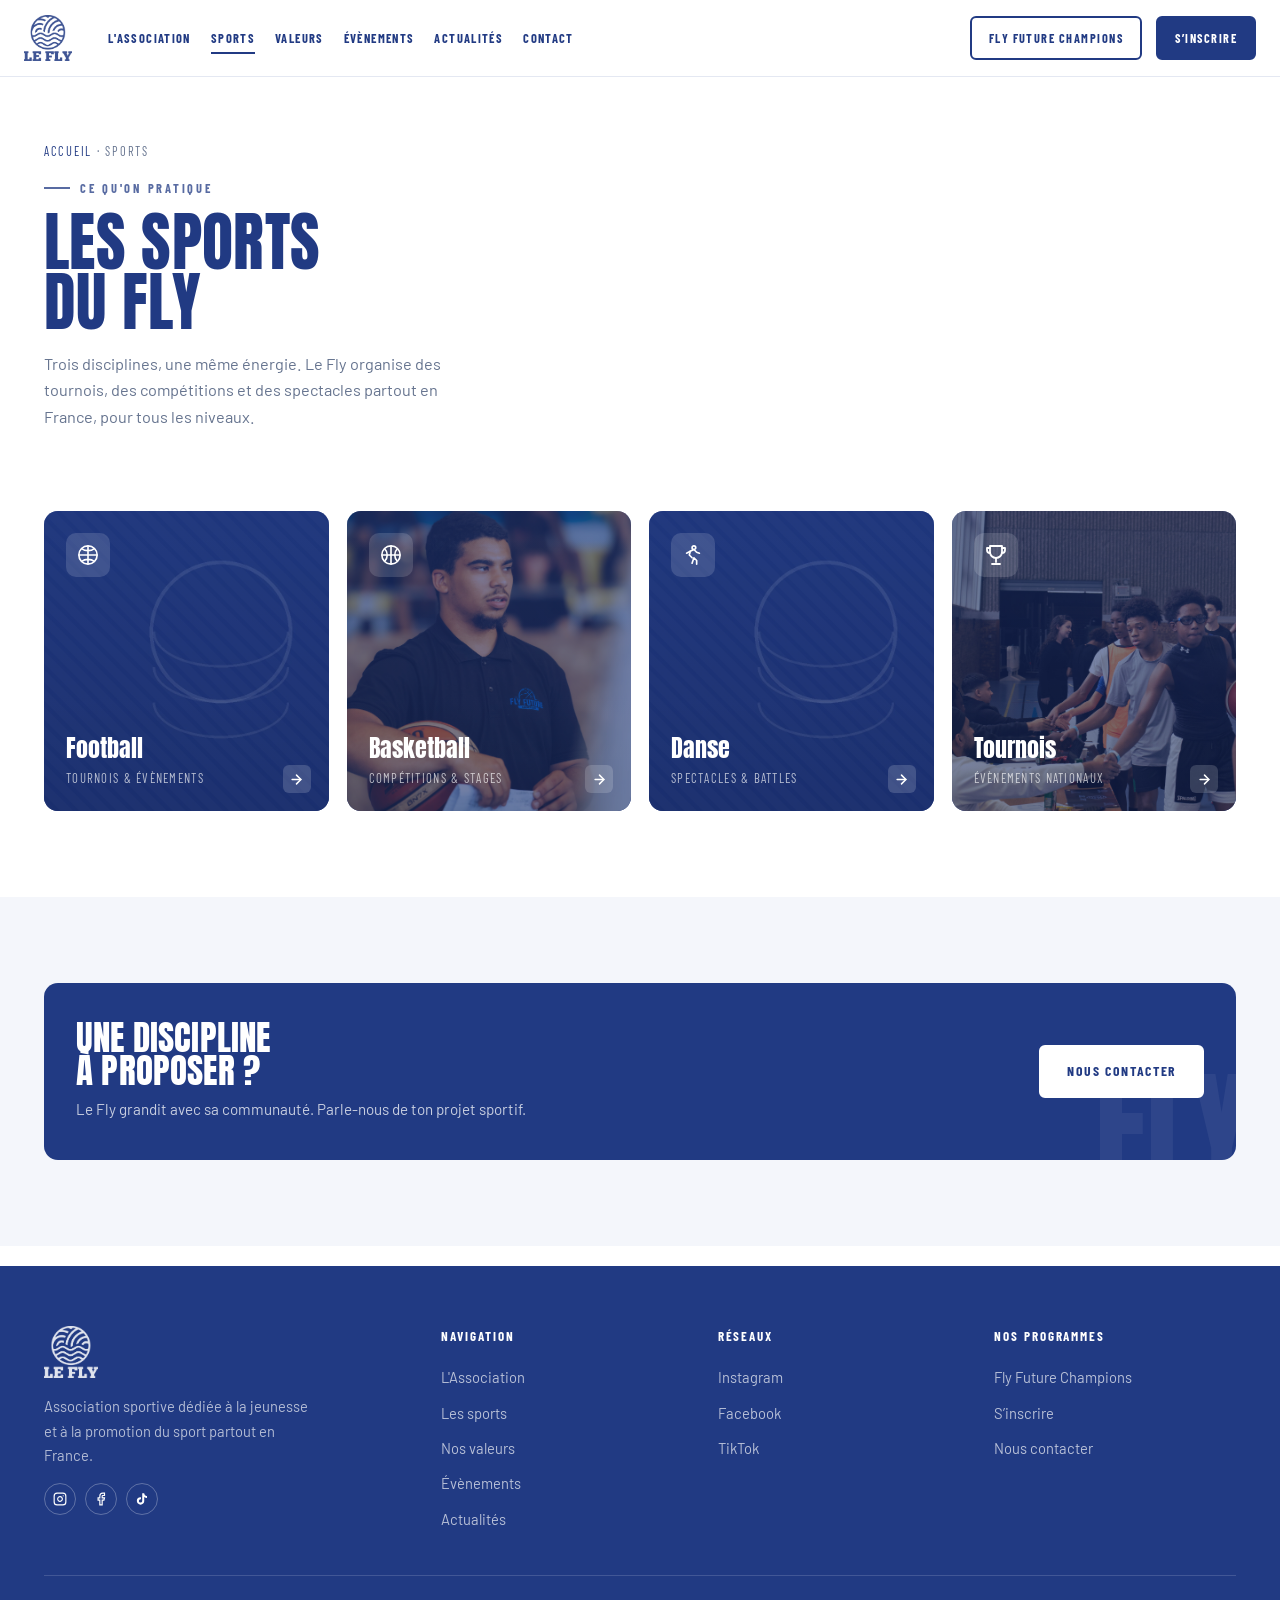
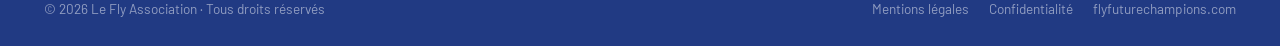
<file: sports.html>
<!DOCTYPE html>
<html lang="fr">
<head>
<meta charset="UTF-8">
<meta name="viewport" content="width=device-width, initial-scale=1.0">
<title>Nos sports — Le Fly Association</title>
<meta name="description" content="Football, basketball et danse : les disciplines du Fly Association partout en France.">
<link rel="icon" href="assets/img/logo-navy.png">
<link rel="preconnect" href="https://fonts.googleapis.com">
<link rel="preconnect" href="https://fonts.gstatic.com" crossorigin>
<link href="https://fonts.googleapis.com/css2?family=Anton&family=Barlow+Condensed:wght@400;600;700&family=Barlow:wght@300;400;500;600;700&display=swap" rel="stylesheet">
<link rel="stylesheet" href="assets/css/style.css">
</head>
<body>

<header class="site-header">
  <div class="header-in">
    <a href="index.html" class="brand" aria-label="Le Fly Association — accueil">
      <img src="assets/img/logo-navy.png" alt="Le Fly Association">
    </a>

    <nav class="main-nav" id="mainNav">
      <a href="association.html">L'Association</a>
      <a href="sports.html" class="active">Sports</a>
      <a href="association.html#valeurs">Valeurs</a>
      <a href="evenements.html">Évènements</a>
      <a href="actualites.html">Actualités</a>
      <a href="contact.html">Contact</a>
      <div class="nav-mobile-ctas">
        <a href="https://flyfuturechampions.com/" target="_blank" rel="noopener" class="btn btn-ghost btn-sm">Fly Future Champions</a>
        <a href="evenements.html#inscription" class="btn btn-navy btn-sm">S’inscrire</a>
      </div>
    </nav>

    <div class="header-right">
      <div class="socials">
        <a href="https://www.instagram.com/lefly_association/" target="_blank" rel="noopener" aria-label="Instagram"><svg width="14" height="14" viewBox="0 0 24 24" fill="none" stroke="currentColor" stroke-width="2" stroke-linecap="round"><rect x="2" y="2" width="20" height="20" rx="5"/><path d="M16 11.37A4 4 0 1 1 12.63 8 4 4 0 0 1 16 11.37z"/><line x1="17.5" y1="6.5" x2="17.51" y2="6.5"/></svg></a>
        <a href="https://www.facebook.com/leflyassociation/" target="_blank" rel="noopener" aria-label="Facebook"><svg width="14" height="14" viewBox="0 0 24 24" fill="none" stroke="currentColor" stroke-width="2" stroke-linecap="round"><path d="M18 2h-3a5 5 0 0 0-5 5v3H7v4h3v8h4v-8h3l1-4h-4V7a1 1 0 0 1 1-1h3z"/></svg></a>
        <a href="https://www.tiktok.com/@leflyassociation" target="_blank" rel="noopener" aria-label="TikTok"><svg width="14" height="14" viewBox="0 0 24 24" fill="currentColor"><path d="M19.59 6.69a4.83 4.83 0 0 1-3.77-4.25V2h-3.45v13.67a2.89 2.89 0 0 1-2.88 2.5 2.89 2.89 0 0 1-2.89-2.89 2.89 2.89 0 0 1 2.89-2.89c.28 0 .54.04.79.1V9.01a6.27 6.27 0 0 0-.79-.05A6.34 6.34 0 0 0 3.15 15.3a6.34 6.34 0 0 0 10.86 4.43 6.29 6.29 0 0 0 1.82-4.43V8.69a8.16 8.16 0 0 0 4.76 1.52V6.76a4.85 4.85 0 0 1-1-.07z"/></svg></a>
      </div>
      <a href="https://flyfuturechampions.com/" target="_blank" rel="noopener" class="btn btn-ghost btn-sm">Fly Future Champions</a>
      <a href="evenements.html#inscription" class="btn btn-navy btn-sm">S’inscrire</a>
    </div>

    <button class="burger" id="burger" aria-label="Menu" aria-expanded="false">
      <span></span><span></span><span></span>
    </button>
  </div>
</header>


<section class="page-hero">
  <div class="wrap">
    <div class="reveal in" style="max-width:64ch">
      <div class="crumb"><a href="index.html">Accueil</a> · Sports</div>
      <div class="eyebrow">Ce qu'on pratique</div>
      <h1 class="sec-title">Les sports<br>du Fly</h1>
      <p class="sec-lead">Trois disciplines, une même énergie. Le Fly organise des tournois, des compétitions et des spectacles partout en France, pour tous les niveaux.</p>
    </div>
  </div>
</section>

<section style="padding-top:10px">
  <div class="wrap">
    <div class="sports-grid">
      
      <a class="sport-card reveal" href="sport-football.html" style="min-height:300px">
        <img src="assets/img/sport-football.jpg" alt="">
        <div class="sport-ico"><svg width="22" height="22" viewBox="0 0 24 24" fill="none" stroke="currentColor" stroke-width="1.8"><circle cx="12" cy="12" r="10"/><path d="M12 2v20M2 12h20M5 5c4 3 10 3 14 0M5 19c4-3 10-3 14 0"/></svg></div>
        <div class="sport-name">Football</div>
        <div class="sport-sub">Tournois & évènements</div>
        <div class="sport-arrow"><svg width="15" height="15" viewBox="0 0 24 24" fill="none" stroke="currentColor" stroke-width="2.4" stroke-linecap="round" stroke-linejoin="round"><line x1="5" y1="12" x2="19" y2="12"/><polyline points="12 5 19 12 12 19"/></svg></div>
      </a>
      <a class="sport-card reveal" href="sport-basketball.html" style="min-height:300px">
        <img src="assets/img/sport-basketball.jpg" alt="">
        <div class="sport-ico"><svg width="22" height="22" viewBox="0 0 24 24" fill="none" stroke="currentColor" stroke-width="1.8"><circle cx="12" cy="12" r="10"/><path d="M12 2v20M2 12h20M4.9 4.9c4 4 4 10.2 0 14.2M19.1 4.9c-4 4-4 10.2 0 14.2"/></svg></div>
        <div class="sport-name">Basketball</div>
        <div class="sport-sub">Compétitions & stages</div>
        <div class="sport-arrow"><svg width="15" height="15" viewBox="0 0 24 24" fill="none" stroke="currentColor" stroke-width="2.4" stroke-linecap="round" stroke-linejoin="round"><line x1="5" y1="12" x2="19" y2="12"/><polyline points="12 5 19 12 12 19"/></svg></div>
      </a>
      <a class="sport-card reveal" href="sport-danse.html" style="min-height:300px">
        <img src="assets/img/sport-danse.jpg" alt="">
        <div class="sport-ico"><svg width="22" height="22" viewBox="0 0 24 24" fill="none" stroke="currentColor" stroke-width="1.8" stroke-linecap="round" stroke-linejoin="round"><circle cx="13" cy="4" r="2"/><path d="M11 21l2-6 3 3v4M11 15 8 12l1-4 4-2 3 3 3 1"/><path d="M9 8 5 10"/></svg></div>
        <div class="sport-name">Danse</div>
        <div class="sport-sub">Spectacles & battles</div>
        <div class="sport-arrow"><svg width="15" height="15" viewBox="0 0 24 24" fill="none" stroke="currentColor" stroke-width="2.4" stroke-linecap="round" stroke-linejoin="round"><line x1="5" y1="12" x2="19" y2="12"/><polyline points="12 5 19 12 12 19"/></svg></div>
      </a>
      <a class="sport-card reveal" href="evenements.html" style="min-height:300px">
        <img src="assets/img/sport-tournois.jpg" alt="">
        <div class="sport-ico"><svg width="24" height="24" viewBox="0 0 24 24" fill="none" stroke="currentColor" stroke-width="1.8" stroke-linecap="round" stroke-linejoin="round"><path d="M6 3h12v6a6 6 0 0 1-12 0z"/><path d="M6 5H3v2a3 3 0 0 0 3 3M18 5h3v2a3 3 0 0 1-3 3"/><line x1="12" y1="15" x2="12" y2="19"/><line x1="8" y1="21" x2="16" y2="21"/></svg></div>
        <div class="sport-name">Tournois</div>
        <div class="sport-sub">Évènements nationaux</div>
        <div class="sport-arrow"><svg width="15" height="15" viewBox="0 0 24 24" fill="none" stroke="currentColor" stroke-width="2.4" stroke-linecap="round" stroke-linejoin="round"><line x1="5" y1="12" x2="19" y2="12"/><polyline points="12 5 19 12 12 19"/></svg></div>
      </a>
    </div>
  </div>
</section>

<section class="sec-ice">
  <div class="wrap">
    <div class="join-panel join-split reveal">
      <div>
        <div class="join-watermark" aria-hidden="true">FLY</div>
        <h3 style="margin-bottom:10px">Une discipline<br>à proposer ?</h3>
        <p style="margin-bottom:0">Le Fly grandit avec sa communauté. Parle-nous de ton projet sportif.</p>
      </div>
      <a href="contact.html" class="btn btn-white">Nous contacter</a>
    </div>
  </div>
</section>


<footer class="site-footer">
  <div class="wrap">
    <div class="footer-top">
      <div class="footer-brand">
        <img src="assets/img/logo-white.png" alt="Le Fly Association">
        <p>Association sportive dédiée à la jeunesse et à la promotion du sport partout en France.</p>
        <div class="footer-socials">
          <a href="https://www.instagram.com/lefly_association/" target="_blank" rel="noopener" aria-label="Instagram"><svg width="14" height="14" viewBox="0 0 24 24" fill="none" stroke="currentColor" stroke-width="2" stroke-linecap="round"><rect x="2" y="2" width="20" height="20" rx="5"/><path d="M16 11.37A4 4 0 1 1 12.63 8 4 4 0 0 1 16 11.37z"/><line x1="17.5" y1="6.5" x2="17.51" y2="6.5"/></svg></a>
          <a href="https://www.facebook.com/leflyassociation/" target="_blank" rel="noopener" aria-label="Facebook"><svg width="14" height="14" viewBox="0 0 24 24" fill="none" stroke="currentColor" stroke-width="2" stroke-linecap="round"><path d="M18 2h-3a5 5 0 0 0-5 5v3H7v4h3v8h4v-8h3l1-4h-4V7a1 1 0 0 1 1-1h3z"/></svg></a>
          <a href="https://www.tiktok.com/@leflyassociation" target="_blank" rel="noopener" aria-label="TikTok"><svg width="14" height="14" viewBox="0 0 24 24" fill="currentColor"><path d="M19.59 6.69a4.83 4.83 0 0 1-3.77-4.25V2h-3.45v13.67a2.89 2.89 0 0 1-2.88 2.5 2.89 2.89 0 0 1-2.89-2.89 2.89 2.89 0 0 1 2.89-2.89c.28 0 .54.04.79.1V9.01a6.27 6.27 0 0 0-.79-.05A6.34 6.34 0 0 0 3.15 15.3a6.34 6.34 0 0 0 10.86 4.43 6.29 6.29 0 0 0 1.82-4.43V8.69a8.16 8.16 0 0 0 4.76 1.52V6.76a4.85 4.85 0 0 1-1-.07z"/></svg></a>
        </div>
      </div>
      <div class="footer-col">
        <h4>Navigation</h4>
        <ul>
          <li><a href="association.html">L'Association</a></li>
          <li><a href="sports.html">Les sports</a></li>
          <li><a href="association.html#valeurs">Nos valeurs</a></li>
          <li><a href="evenements.html">Évènements</a></li>
          <li><a href="actualites.html">Actualités</a></li>
        </ul>
      </div>
      <div class="footer-col">
        <h4>Réseaux</h4>
        <ul>
          <li><a href="https://www.instagram.com/lefly_association/" target="_blank" rel="noopener">Instagram</a></li>
          <li><a href="https://www.facebook.com/leflyassociation/" target="_blank" rel="noopener">Facebook</a></li>
          <li><a href="https://www.tiktok.com/@leflyassociation" target="_blank" rel="noopener">TikTok</a></li>
        </ul>
      </div>
      <div class="footer-col">
        <h4>Nos programmes</h4>
        <ul>
          <li><a href="https://flyfuturechampions.com/" target="_blank" rel="noopener">Fly Future Champions</a></li>
          <li><a href="evenements.html#inscription">S’inscrire</a></li>
          <li><a href="contact.html">Nous contacter</a></li>
        </ul>
      </div>
    </div>
    <div class="footer-bottom">
      <p>© 2026 Le Fly Association · Tous droits réservés</p>
      <div class="footer-links">
        <a href="contact.html">Mentions légales</a>
        <a href="contact.html">Confidentialité</a>
        <a href="https://flyfuturechampions.com/" target="_blank" rel="noopener">flyfuturechampions.com</a>
      </div>
    </div>
  </div>
</footer>

<script src="assets/js/main.js"></script>
</body>
</html>
</file>
<file: assets/css/style.css>
/* ═══════════════════════════════════════════════════
   LE FLY ASSOCIATION — Design system
   Navy #213A83 · Anton / Barlow Condensed / Barlow
   ═══════════════════════════════════════════════════ */

:root{
  --navy:#213A83;
  --navy-d:#16265C;
  --navy-l:#2E4CA6;
  --navy-x:#1A316B;
  
  --ink:#131E3E;
  --muted:#66748F;
  --line:#E4E8F2;
  --ice:#F4F6FB;
  --white:#fff;
  --radius:14px;
  --shadow:0 10px 40px rgba(33,58,131,.10);
  --shadow-h:0 18px 50px rgba(33,58,131,.20);
  --max:1240px;
  --head-h:76px;
}

*,*::before,*::after{box-sizing:border-box;margin:0;padding:0}
html{scroll-behavior:smooth;-webkit-text-size-adjust:100%}
body{
  font-family:'Barlow',system-ui,-apple-system,sans-serif;
  color:var(--ink); background:var(--white);
  font-size:16px; line-height:1.65; overflow-x:hidden;
}
img{max-width:100%;display:block}
a{color:inherit;text-decoration:none}
ul{list-style:none}

h1,h2,h3,.display{font-family:'Anton',Impact,'Barlow Condensed',sans-serif;font-weight:400;line-height:.94;letter-spacing:.005em;text-transform:uppercase;color:var(--navy)}
.wrap{width:100%;max-width:var(--max);margin:0 auto;padding:0 24px}

/* ── Eyebrow / titres de section ── */
.eyebrow{
  display:flex;align-items:center;gap:10px;
  font-family:'Barlow Condensed',sans-serif;font-weight:700;
  font-size:.78rem;letter-spacing:.22em;text-transform:uppercase;
  color:var(--navy);opacity:.75;margin-bottom:14px;
}
.eyebrow::before{content:"";width:26px;height:2px;background:var(--navy);flex:none}
.eyebrow.center{justify-content:center}
.sec-title{font-size:clamp(2rem,4.6vw,3.4rem);margin-bottom:16px}
.sec-lead{color:var(--muted);max-width:56ch;font-size:1.02rem}
section{padding:86px 0}
.sec-ice{background:var(--ice)}

/* ── Boutons ── */
.btn{
  display:inline-flex;align-items:center;justify-content:center;gap:9px;
  font-family:'Barlow Condensed',sans-serif;font-weight:700;
  font-size:.86rem;letter-spacing:.12em;text-transform:uppercase;
  padding:13px 26px;border-radius:6px;border:2px solid transparent;
  transition:.22s ease;cursor:pointer;white-space:nowrap;
}
.btn-navy{background:var(--navy);color:#fff;border-color:var(--navy)}
.btn-navy:hover{background:var(--navy-d);border-color:var(--navy-d);transform:translateY(-2px)}
.btn-ghost{border-color:var(--navy);color:var(--navy);background:transparent}
.btn-ghost:hover{background:var(--navy);color:#fff;transform:translateY(-2px)}
.btn-white{background:#fff;color:var(--navy);border-color:#fff}
.btn-white:hover{background:transparent;color:#fff;transform:translateY(-2px)}
.btn-ghost-w{border-color:rgba(255,255,255,.55);color:#fff}
.btn-ghost-w:hover{background:#fff;color:var(--navy);border-color:#fff}
.btn-sm{padding:10px 20px;font-size:.78rem}

/* ═══ HEADER ═══ */
.site-header{
  position:sticky;top:0;z-index:200;background:rgba(255,255,255,.96);
  backdrop-filter:blur(14px);-webkit-backdrop-filter:blur(14px);
  border-bottom:1px solid var(--line);
}
.header-in{
  max-width:1400px;margin:0 auto;padding:0 24px;height:var(--head-h);
  display:flex;align-items:center;gap:22px;
}
.brand{display:flex;align-items:center;flex:none}
.brand img{height:46px;width:auto}
.main-nav{display:flex;align-items:center;gap:26px;margin-left:14px}
.main-nav a{
  font-family:'Barlow Condensed',sans-serif;font-weight:700;
  font-size:.82rem;letter-spacing:.11em;text-transform:uppercase;
  color:var(--navy);padding:6px 0;position:relative;transition:.2s;
}
.main-nav a::after{content:"";position:absolute;left:0;bottom:0;height:2px;width:0;background:var(--navy);transition:width .25s}
.main-nav a:hover::after,.main-nav a.active::after{width:100%}
.header-right{margin-left:auto;display:flex;align-items:center;gap:14px}
.socials{display:flex;align-items:center;gap:9px}
.socials a{
  width:29px;height:29px;border-radius:50%;border:1.5px solid var(--line);
  display:grid;place-items:center;color:var(--navy);transition:.2s;
}
.socials a:hover{background:var(--navy);color:#fff;border-color:var(--navy)}
.burger{display:none;flex-direction:column;gap:5px;background:none;border:0;padding:8px;margin-left:auto}
.burger span{width:24px;height:2px;background:var(--navy);border-radius:2px;transition:.25s}
.burger.open span:nth-child(1){transform:translateY(7px) rotate(45deg)}
.burger.open span:nth-child(2){opacity:0}
.burger.open span:nth-child(3){transform:translateY(-7px) rotate(-45deg)}

/* ═══ HERO ═══ */
.hero{position:relative;overflow:hidden;padding:52px 0 0;background:var(--white)}
.hero-in{
  max-width:var(--max);margin:0 auto;padding:0 24px;
  display:grid;grid-template-columns:1fr 1.02fr;gap:34px;align-items:center;
}
.hero-title{font-size:clamp(3.1rem,8.2vw,6.4rem);line-height:.88;margin-bottom:22px}
.hero-title .outline{
  color:transparent;-webkit-text-stroke:2px var(--navy);
  paint-order:stroke fill;
}
.hero-lead{color:var(--muted);max-width:44ch;font-size:1.05rem;margin-bottom:28px}
.hero-lead strong{color:var(--navy);font-weight:600}
.hero-actions{display:flex;flex-wrap:wrap;gap:12px}
.hero-visual{position:relative;display:flex;justify-content:center}
.hero-visual img,.hero-visual video{width:100%;max-width:560px;max-height:600px;border-radius:var(--radius);object-fit:cover;object-position:center 30%;display:block}
.hero-ring{
  position:absolute;top:4%;right:4%;width:min(58%,360px);aspect-ratio:1;
  border:2px solid rgba(33,58,131,.13);border-radius:50%;z-index:-1;
}
.hero-ring::after{
  content:"";position:absolute;inset:16%;border:2px solid rgba(33,58,131,.10);border-radius:50%;
}

/* ═══ BANDE NAVY "NOS SITES" ═══ */
.band{background:var(--navy);color:#fff;border-radius:var(--radius);padding:34px 34px 38px;margin:0 auto 20px;max-width:var(--max)}
.band-head{display:flex;flex-wrap:wrap;justify-content:space-between;align-items:flex-end;gap:18px;margin-bottom:24px}
.band .eyebrow{color:#fff;opacity:.7}
.band .eyebrow::before{background:#fff}
.band h2{color:#fff;font-size:clamp(1.7rem,3.4vw,2.5rem)}
.band-sub{color:rgba(255,255,255,.72);max-width:44ch;font-size:.95rem}
.site-cards{display:grid;grid-template-columns:repeat(auto-fit,minmax(190px,1fr));gap:16px}
.site-card{
  background:rgba(255,255,255,.07);border:1.5px solid rgba(255,255,255,.16);
  border-radius:12px;padding:24px 18px;text-align:center;transition:.24s;
}
.site-card:hover{background:#fff;border-color:#fff;transform:translateY(-4px)}
.site-card:hover .sc-name,.site-card:hover .sc-role{color:var(--navy)}
.site-card:hover .sc-logo{filter:none}
.site-card:hover .sc-tag{background:var(--navy);color:#fff;border-color:var(--navy)}
.sc-logo{height:44px;width:auto;margin:0 auto 12px}
.sc-name{font-family:'Anton',sans-serif;font-size:1.05rem;letter-spacing:.02em;color:#fff;transition:.24s}
.sc-role{font-family:'Barlow Condensed',sans-serif;font-size:.78rem;letter-spacing:.1em;text-transform:uppercase;color:rgba(255,255,255,.6);margin-top:3px;transition:.24s}
.sc-tag{
  display:inline-block;margin-top:14px;padding:6px 14px;border-radius:5px;
  border:1.5px solid rgba(255,255,255,.35);
  font-family:'Barlow Condensed',sans-serif;font-size:.72rem;letter-spacing:.11em;
  text-transform:uppercase;font-weight:700;transition:.24s;
}

/* ═══ VIDÉO + MOUVEMENT ═══ */
.movement{display:grid;grid-template-columns:1.05fr 1fr;gap:46px;align-items:center}
.video-box{position:relative;border-radius:var(--radius);overflow:hidden;box-shadow:var(--shadow)}
.video-box img{width:100%;aspect-ratio:16/10;object-fit:cover}
.video-play{
  position:absolute;inset:0;display:grid;place-items:center;gap:10px;align-content:center;
  background:rgba(22,38,92,.28);color:#fff;transition:.25s;
}
.video-play:hover{background:rgba(22,38,92,.45)}
.video-play .disc{width:64px;height:64px;border-radius:50%;background:#fff;color:var(--navy);display:grid;place-items:center}
.video-play span{font-family:'Barlow Condensed',sans-serif;font-size:.8rem;letter-spacing:.16em;text-transform:uppercase;font-weight:700}
.values-mini{display:grid;grid-template-columns:repeat(2,1fr);gap:24px;margin-top:30px}
.vm-icon{color:var(--navy);margin-bottom:8px}
.vm-title{font-family:'Barlow Condensed',sans-serif;font-weight:700;font-size:.86rem;letter-spacing:.13em;text-transform:uppercase;color:var(--navy);margin-bottom:5px}
.vm-desc{font-size:.88rem;color:var(--muted);line-height:1.55}

/* ═══ CARTES SPORT ═══ */
.sports-grid{display:grid;grid-template-columns:repeat(auto-fit,minmax(230px,1fr));gap:18px}
.sport-card{
  position:relative;border-radius:var(--radius);overflow:hidden;
  background:var(--navy);min-height:240px;display:flex;flex-direction:column;
  justify-content:flex-end;padding:22px;color:#fff;transition:.26s;
}
.sport-card img{position:absolute;inset:0;width:100%;height:100%;object-fit:cover;opacity:.42;transition:.4s}
.sport-card::after{content:"";position:absolute;inset:0;background:linear-gradient(180deg,rgba(22,38,92,.25),rgba(22,38,92,.9))}
.sport-card>*{position:relative;z-index:2}
.sport-card:hover{transform:translateY(-5px);box-shadow:var(--shadow-h)}
.sport-card:hover img{opacity:.6;transform:scale(1.05)}
.sport-ico{width:44px;height:44px;border-radius:10px;background:rgba(255,255,255,.14);display:grid;place-items:center;margin-bottom:auto}
.sport-name{font-family:'Anton',sans-serif;font-size:1.5rem;color:#fff;margin-top:16px}
.sport-sub{font-family:'Barlow Condensed',sans-serif;font-size:.8rem;letter-spacing:.1em;text-transform:uppercase;color:rgba(255,255,255,.68)}
.sport-arrow{position:absolute;right:18px;bottom:18px;width:28px;height:28px;border-radius:6px;background:rgba(255,255,255,.16);display:grid;place-items:center;transition:.24s}
.sport-card:hover .sport-arrow{background:#fff;color:var(--navy)}

/* ═══ ÉVÉNEMENTS ═══ */
.events-layout{display:grid;grid-template-columns:1.25fr .85fr;gap:26px;align-items:start}
.event-row{
  display:flex;align-items:center;gap:20px;padding:18px 20px;
  border:1.5px solid var(--line);border-radius:12px;margin-bottom:12px;transition:.22s;background:#fff;
}
.event-row:hover{border-color:var(--navy);box-shadow:var(--shadow);transform:translateX(3px)}
.event-date{flex:none;text-align:center;min-width:58px}
.event-day{font-family:'Anton',sans-serif;font-size:1.9rem;color:var(--navy);line-height:1}
.event-month{font-family:'Barlow Condensed',sans-serif;font-size:.76rem;letter-spacing:.14em;text-transform:uppercase;color:var(--muted)}
.event-body{flex:1;min-width:0}
.event-name{font-family:'Anton',sans-serif;font-size:1.02rem;color:var(--navy);margin-bottom:3px}
.event-meta{display:flex;flex-wrap:wrap;gap:16px;font-size:.84rem;color:var(--muted)}
.event-meta span{display:inline-flex;align-items:center;gap:5px}
.event-go{flex:none;width:36px;height:36px;border-radius:8px;background:var(--navy);color:#fff;display:grid;place-items:center;transition:.22s}
.event-row:hover .event-go{background:var(--navy-d)}
.event-empty{
  border:1.5px dashed var(--line);border-radius:var(--radius);
  padding:44px 28px;text-align:center;background:#fff;
}
.event-empty h3{font-size:1.35rem;margin-bottom:8px}
.event-empty p{color:var(--muted);margin-bottom:20px}
.join-panel{
  background:var(--navy);color:#fff;border-radius:var(--radius);
  padding:38px 32px;position:relative;overflow:hidden;
}
.join-panel h3{color:#fff;font-size:clamp(1.6rem,3vw,2.2rem);margin-bottom:14px;position:relative;z-index:2}
.join-panel p{color:rgba(255,255,255,.75);margin-bottom:22px;position:relative;z-index:2;font-size:.95rem}
.join-panel .btn{position:relative;z-index:2}
.join-split{display:grid;grid-template-columns:1fr auto;gap:24px;align-items:center}
@media(max-width:760px){.join-split{grid-template-columns:1fr}.join-split .btn{width:100%}}
.join-watermark{
  position:absolute;right:-14px;bottom:-34px;font-family:'Anton',sans-serif;
  font-size:8rem;color:rgba(255,255,255,.06);line-height:1;pointer-events:none;
}

/* ═══ STATS ═══ */
.stats-band{background:var(--navy);border-radius:var(--radius);padding:34px 24px;display:grid;grid-template-columns:repeat(auto-fit,minmax(150px,1fr));gap:20px;text-align:center}
.stat-ico{color:rgba(255,255,255,.75);margin-bottom:8px;display:flex;justify-content:center}
.stat-val{font-family:'Anton',sans-serif;font-size:2.3rem;color:#fff;line-height:1}
.stat-lbl{font-family:'Barlow Condensed',sans-serif;font-size:.76rem;letter-spacing:.14em;text-transform:uppercase;color:rgba(255,255,255,.62);margin-top:5px}
.stats-band>div+div{border-left:1px solid rgba(255,255,255,.15)}

/* ═══ À PROPOS / COLLAGE ═══ */
.about-grid{display:grid;grid-template-columns:1fr 1.06fr;gap:48px;align-items:center}
.about-grid p{color:var(--muted);margin-bottom:14px}
.about-grid p strong{color:var(--navy);font-weight:600}
.collage{display:grid;grid-template-columns:1fr 1fr;grid-template-rows:auto auto;gap:14px;position:relative}
.collage img{border-radius:12px;width:100%;height:100%;object-fit:cover;box-shadow:var(--shadow)}
.collage img:first-child{grid-column:1/-1;aspect-ratio:16/9}
.collage img:not(:first-child){aspect-ratio:4/3}
.collage-badge{
  position:absolute;right:-14px;bottom:-26px;background:var(--navy);color:#fff;
  border-radius:12px;padding:18px 22px;text-align:center;box-shadow:var(--shadow-h);
}
.collage-badge .cb-val{font-family:'Anton',sans-serif;font-size:1.6rem;line-height:1}
.collage-badge .cb-lbl{font-family:'Barlow Condensed',sans-serif;font-size:.68rem;letter-spacing:.13em;text-transform:uppercase;color:rgba(255,255,255,.7);margin-top:4px}

/* ═══ VALEURS ═══ */
.values-grid{display:grid;grid-template-columns:repeat(auto-fit,minmax(280px,1fr));gap:18px}
.value-card{background:#fff;border:1.5px solid var(--line);border-radius:var(--radius);padding:28px 24px;transition:.24s;position:relative;overflow:hidden}
.value-card:hover{border-color:var(--navy);box-shadow:var(--shadow);transform:translateY(-4px)}
.value-num{font-family:'Anton',sans-serif;font-size:2.6rem;color:rgba(33,58,131,.10);position:absolute;top:12px;right:18px;line-height:1}
.value-card h3{font-size:1.2rem;margin:14px 0 8px}
.value-card p{font-size:.9rem;color:var(--muted);line-height:1.6}
.value-ico{width:44px;height:44px;border-radius:11px;background:var(--ice);color:var(--navy);display:grid;place-items:center}

/* ═══ ÉQUIPE ═══ */
.team-grid{display:grid;grid-template-columns:repeat(auto-fill,minmax(200px,1fr));gap:18px}
.member{text-align:center}
.member img{border-radius:12px;aspect-ratio:5/6;object-fit:cover;margin-bottom:12px;width:100%}
.member-name{font-family:'Anton',sans-serif;font-size:1.05rem;color:var(--navy)}
.member-role{font-family:'Barlow Condensed',sans-serif;font-size:.76rem;letter-spacing:.12em;text-transform:uppercase;color:var(--muted);margin-top:2px}
.member-join{
  border:1.5px dashed var(--line);border-radius:12px;display:flex;flex-direction:column;
  align-items:center;justify-content:center;gap:12px;padding:28px 20px;text-align:center;
}

/* ═══ ACTUALITÉS ═══ */
.news-featured{display:grid;grid-template-columns:1fr 1fr;gap:34px;align-items:center;margin-bottom:44px}
.news-featured img{border-radius:var(--radius);width:100%;aspect-ratio:16/10;object-fit:cover;box-shadow:var(--shadow)}
.news-date{font-family:'Barlow Condensed',sans-serif;font-size:.78rem;letter-spacing:.13em;text-transform:uppercase;color:var(--muted);margin-bottom:8px}
.news-grid{display:grid;grid-template-columns:repeat(auto-fit,minmax(260px,1fr));gap:20px}
.news-card{border:1.5px solid var(--line);border-radius:var(--radius);overflow:hidden;background:#fff;transition:.24s;display:flex;flex-direction:column}
.news-card:hover{border-color:var(--navy);box-shadow:var(--shadow);transform:translateY(-4px)}
.news-card img{width:100%;aspect-ratio:16/10;object-fit:cover}
.news-body{padding:20px}
.news-card h3{font-size:1.08rem;margin-bottom:8px}
.news-card p{font-size:.88rem;color:var(--muted);margin-bottom:14px}
.news-link{font-family:'Barlow Condensed',sans-serif;font-weight:700;font-size:.8rem;letter-spacing:.11em;text-transform:uppercase;color:var(--navy);display:inline-flex;gap:6px;align-items:center}

/* ═══ PAGE SPORT ═══ */
.page-hero{padding:64px 0 48px;background:var(--white)}
.page-hero-in{display:grid;grid-template-columns:1fr 1fr;gap:46px;align-items:center}
.crumb{font-family:'Barlow Condensed',sans-serif;font-size:.78rem;letter-spacing:.14em;text-transform:uppercase;color:var(--muted);margin-bottom:16px}
.crumb a{color:var(--navy)}
.page-hero h1{font-size:clamp(2.4rem,5.6vw,4rem);margin-bottom:18px}
.page-hero p{color:var(--muted);max-width:48ch;margin-bottom:22px}
.check-list{margin-bottom:26px}
.check-list li{display:flex;align-items:flex-start;gap:10px;margin-bottom:10px;color:var(--ink);font-size:.96rem}
.check-list li svg{flex:none;margin-top:3px;color:var(--navy)}
.page-hero-visual{position:relative}
.page-hero-visual img{width:100%;border-radius:200px 200px var(--radius) var(--radius);aspect-ratio:4/5;object-fit:cover}

/* ═══ CONTACT ═══ */
.contact-grid{display:grid;grid-template-columns:.9fr 1.1fr;gap:46px;align-items:start}
.contact-list{margin-top:28px}
.contact-item{display:flex;gap:16px;margin-bottom:22px}
.contact-ico{flex:none;width:42px;height:42px;border-radius:11px;background:var(--ice);color:var(--navy);display:grid;place-items:center}
.contact-lbl{font-family:'Barlow Condensed',sans-serif;font-size:.74rem;letter-spacing:.14em;text-transform:uppercase;color:var(--muted)}
.contact-val{font-weight:600;color:var(--navy)}
.form-card{background:var(--ice);border-radius:var(--radius);padding:30px}
.form-card h3{font-size:1.25rem;margin-bottom:20px}
.form-row{display:grid;grid-template-columns:1fr 1fr;gap:12px}
.form-card input,.form-card textarea{
  width:100%;padding:12px 14px;border:1.5px solid var(--line);border-radius:8px;
  font-family:'Barlow',sans-serif;font-size:.94rem;color:var(--ink);background:#fff;
  margin-bottom:12px;transition:.2s;
}
.form-card input:focus,.form-card textarea:focus{outline:none;border-color:var(--navy)}
.form-card textarea{min-height:130px;resize:vertical}
.form-card .btn{width:100%}
.form-note{font-size:.8rem;color:var(--muted);margin-top:10px;text-align:center}

/* ═══ FAQ ═══ */
.faq-item{border:1.5px solid var(--line);border-radius:10px;margin-bottom:10px;background:#fff;overflow:hidden}
.faq-q{
  width:100%;text-align:left;background:none;border:0;padding:17px 20px;cursor:pointer;
  display:flex;justify-content:space-between;align-items:center;gap:16px;
  font-family:'Barlow',sans-serif;font-weight:600;font-size:.98rem;color:var(--navy);
}
.faq-q svg{flex:none;transition:transform .25s}
.faq-item.open .faq-q svg{transform:rotate(180deg)}
.faq-a{max-height:0;overflow:hidden;transition:max-height .3s ease}
.faq-a p{padding:0 20px 18px;color:var(--muted);font-size:.93rem}
.faq-item.open .faq-a{max-height:340px}

/* ═══ FOOTER ═══ */
.site-footer{background:var(--navy);color:#fff;padding:60px 0 26px;margin-top:20px}
.footer-top{display:grid;grid-template-columns:1.5fr 1fr 1fr 1fr;gap:34px;padding-bottom:34px;border-bottom:1px solid rgba(255,255,255,.15)}
.footer-brand img{height:52px;margin-bottom:16px}
.footer-brand p{color:rgba(255,255,255,.66);font-size:.92rem;max-width:34ch;margin-bottom:16px}
.footer-socials{display:flex;gap:9px}
.footer-socials a{width:32px;height:32px;border-radius:50%;border:1.5px solid rgba(255,255,255,.28);display:grid;place-items:center;color:#fff;transition:.2s}
.footer-socials a:hover{background:#fff;color:var(--navy);border-color:#fff}
.footer-col h4{font-family:'Barlow Condensed',sans-serif;font-size:.82rem;letter-spacing:.15em;text-transform:uppercase;color:#fff;margin-bottom:16px}
.footer-col li{margin-bottom:9px}
.footer-col a{color:rgba(255,255,255,.68);font-size:.92rem;transition:.2s}
.footer-col a:hover{color:#fff}
.footer-bottom{display:flex;flex-wrap:wrap;justify-content:space-between;gap:12px;padding-top:22px;color:rgba(255,255,255,.5);font-size:.85rem}
.footer-bottom a{color:rgba(255,255,255,.5)}
.footer-bottom a:hover{color:#fff}
.footer-links{display:flex;flex-wrap:wrap;gap:20px}

/* ═══ REVEAL ═══ */
.reveal{opacity:0;transform:translateY(22px);transition:opacity .6s ease,transform .6s ease}
.reveal.in{opacity:1;transform:none}
.d1{transition-delay:.09s}.d2{transition-delay:.18s}.d3{transition-delay:.27s}

/* ═══════════ RESPONSIVE ═══════════ */
@media(max-width:1320px){
  .main-nav{gap:20px}
  .main-nav a{font-size:.78rem}
  .header-right .btn{padding:10px 17px;font-size:.77rem}
  .socials{display:none}
}
@media(max-width:1120px){
  .main-nav{gap:15px;margin-left:8px}
  .main-nav a{font-size:.74rem;letter-spacing:.07em}
  .header-right{gap:9px}
  .header-right .btn{padding:9px 13px;font-size:.72rem;letter-spacing:.08em}
  .brand img{height:40px}
}
@media(max-width:980px){
  section{padding:62px 0}
  .burger{display:flex}
  .header-right{display:none}
  .main-nav{
    position:fixed;top:var(--head-h);left:0;right:0;
    background:#fff;flex-direction:column;align-items:stretch;gap:0;margin:0;
    padding:0 24px;border-bottom:1px solid var(--line);
    max-height:0;overflow:hidden;transition:max-height .3s ease,padding .3s ease;
    box-shadow:0 14px 30px rgba(33,58,131,.10);
  }
  .main-nav.open{max-height:70vh;padding:10px 24px 22px;overflow-y:auto}
  .main-nav a{padding:13px 0;font-size:.92rem;border-bottom:1px solid var(--line)}
  .main-nav a:last-child{border-bottom:0}
  .nav-mobile-ctas{display:flex;flex-direction:column;gap:10px;padding-top:14px}
  .hero-in,.movement,.about-grid,.events-layout,.news-featured,.contact-grid,.page-hero-in{grid-template-columns:1fr}
  .hero{padding-top:34px}
  .hero-visual{order:-1}
  .hero-visual img,.hero-visual video{max-width:420px}
  .hero-ring{display:none}
  .footer-top{grid-template-columns:1fr 1fr}
  .collage-badge{right:8px;bottom:-16px;padding:14px 18px}
  .page-hero-visual img{border-radius:var(--radius);aspect-ratio:4/3}
}
@media(max-width:600px){
  section{padding:52px 0}
  .wrap{padding:0 18px}
  .header-in{padding:0 18px}
  .brand img{height:38px}
  .band{padding:26px 20px 30px;border-radius:0;margin-left:-18px;margin-right:-18px;width:auto;max-width:none}
  .band-head{flex-direction:column;align-items:flex-start}
  .values-mini{grid-template-columns:1fr;gap:18px}
  .stats-band>div+div{border-left:0;border-top:1px solid rgba(255,255,255,.15);padding-top:18px}
  .form-row{grid-template-columns:1fr}
  .footer-top{grid-template-columns:1fr;gap:26px}
  .hero-actions .btn{flex:1 1 100%}
  .event-row{flex-wrap:wrap;gap:14px}
  .join-split{display:grid;grid-template-columns:1fr auto;gap:24px;align-items:center}
@media(max-width:760px){.join-split{grid-template-columns:1fr}.join-split .btn{width:100%}}
.join-watermark{font-size:5rem}
  .collage-badge{position:static;margin-top:14px;display:inline-block}
}
.nav-mobile-ctas{display:none}
@media(max-width:980px){.nav-mobile-ctas{display:flex}}

/* ═══ PRESSE ═══ */
.press-grid{display:grid;grid-template-columns:.8fr 1.2fr;gap:46px;align-items:center}
.press-photo img{width:100%;aspect-ratio:4/5;object-fit:cover;border-radius:var(--radius);box-shadow:var(--shadow)}
.press-quote{margin:22px 0;padding-left:18px;border-left:3px solid var(--navy);font-size:1.12rem;font-weight:600;color:var(--navy);max-width:52ch}
.press-stats{display:grid;grid-template-columns:repeat(4,1fr);gap:14px;margin-bottom:26px}
.press-stats strong{display:block;font-family:'Anton',sans-serif;font-weight:400;font-size:1.9rem;color:var(--navy);line-height:1}
.press-stats span{font-family:'Barlow Condensed',sans-serif;font-size:.74rem;letter-spacing:.12em;text-transform:uppercase;color:var(--muted)}
.press-meta{margin-top:14px;font-size:.82rem;color:var(--muted)}
@media(max-width:860px){.press-grid{grid-template-columns:1fr;gap:26px}.press-photo img{aspect-ratio:4/3;object-position:center 20%}.press-stats{grid-template-columns:repeat(2,1fr)}}

/* Évènements publiés (Supabase) */
.event-card{background:#fff;border:1px solid var(--line);border-radius:var(--radius);padding:16px;margin-bottom:18px;display:flex;flex-direction:column;gap:12px;align-items:flex-start}
.event-cover{width:100%;aspect-ratio:16/9;object-fit:cover;border-radius:10px}
.event-row-static{width:100%;border:0;padding:0;box-shadow:none;transform:none!important;background:none}
.event-tag{font-family:'Barlow Condensed',sans-serif;font-size:.78rem;letter-spacing:.14em;text-transform:uppercase;color:var(--navy)}
.event-lead{font-weight:600}
.event-desc{color:var(--muted);font-size:.95rem}
.event-tickets{list-style:none;width:100%;display:grid;gap:6px}
.event-tickets li{display:flex;justify-content:space-between;gap:12px;padding:9px 12px;background:var(--ice);border-radius:8px;font-size:.92rem}

/* Inscription aux évènements */
.event-form{width:100%;display:grid;gap:10px;margin-top:4px}
.event-form[hidden]{display:none}
.event-form input,.event-form select{width:100%;padding:12px 14px;border:1px solid var(--line);border-radius:8px;font:inherit;background:#fff}
.event-form input:focus,.event-form select:focus{outline:none;border-color:var(--navy)}
.event-form-row{display:grid;grid-template-columns:1fr 1fr;gap:10px}
.event-form-msg{font-size:.88rem;color:var(--muted);margin:0}
.event-form-msg.ok{color:#1E7A46}
.event-form-msg.err{color:#B3261E}
@media(max-width:560px){.event-form-row{grid-template-columns:1fr}}

/* Héro : flyer de l'évènement (portrait, jamais rogné) */
.hero-flyer{position:relative;display:block;width:100%;max-width:480px;z-index:1;transition:transform .25s}
.hero-flyer:hover{transform:translateY(-4px)}
.hero-visual .hero-flyer img{width:100%;max-width:none;max-height:none;height:auto;object-fit:contain;border-radius:var(--radius);box-shadow:0 22px 50px rgba(33,58,131,.28)}
@media(max-width:980px){.hero-flyer{max-width:380px}}

.event-card-focus{border-color:var(--navy);box-shadow:0 0 0 3px rgba(33,58,131,.15)}
.event-card{scroll-margin-top:110px}

/* Héro : logo du Fly à la place du titre typographique */
.hero-logo{margin:4px 0 22px}
.hero-logo img{display:block;width:clamp(170px,22vw,260px);height:auto}
</file>
